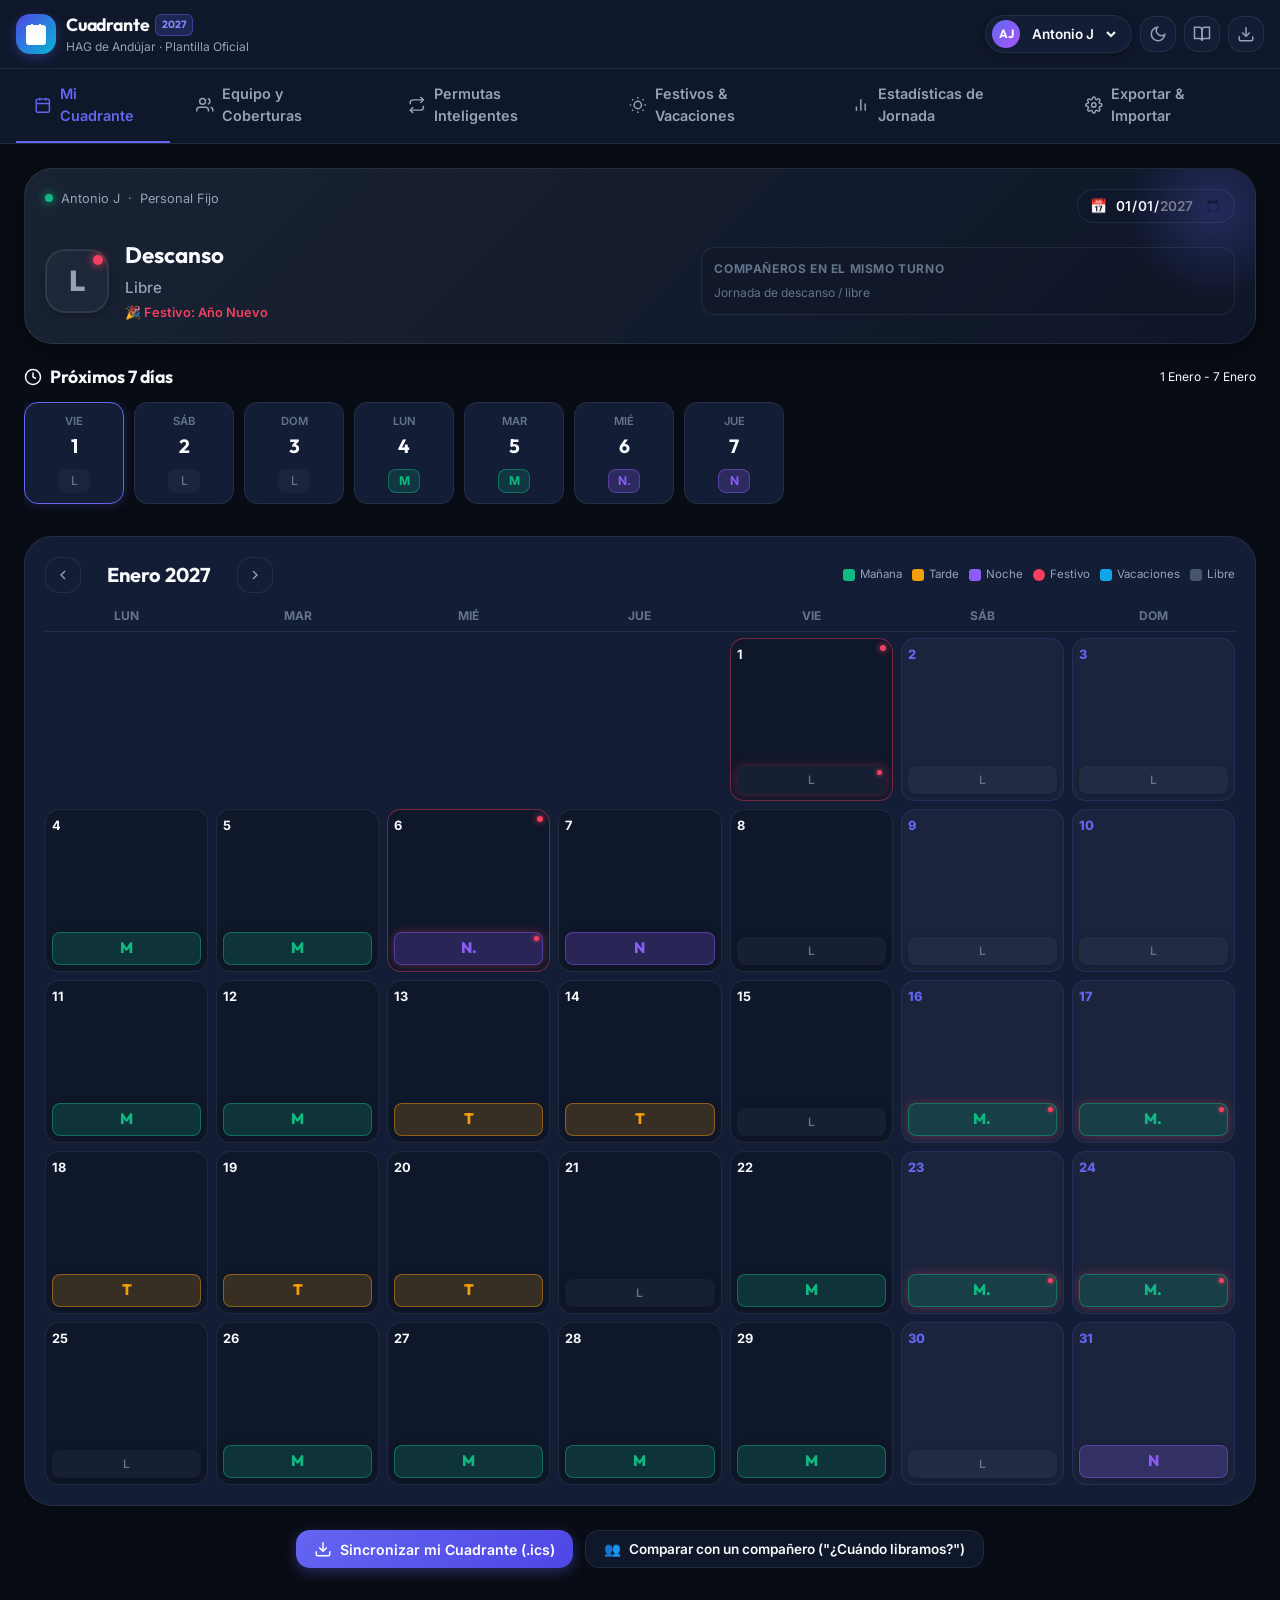
<file: index.html>
<!DOCTYPE html>
<html lang="es" data-theme="dark">
<head>
  <meta charset="UTF-8">
  <meta name="viewport" content="width=device-width, initial-scale=1.0, maximum-scale=1.0, user-scalable=no">
  <title>Cuadrante 2027 · Andújar | Portal del Trabajador</title>
  <meta name="description" content="App oficial de gestión de turnos, coberturas, permutas y estadísticas para los trabajadores del Cuadrante 2027 de Andújar">
  
  <!-- PWA & Mobile Web App Meta -->
  <link rel="manifest" href="manifest.json">
  <meta name="theme-color" content="#080c14">
  <meta name="mobile-web-app-capable" content="yes">
  <meta name="apple-mobile-web-app-capable" content="yes">
  <meta name="apple-mobile-web-app-status-bar-style" content="black-translucent">
  <link rel="apple-touch-icon" href="icons/apple-touch-icon.png">
  <link rel="icon" type="image/png" sizes="192x192" href="icons/icon-192.png">
  <link rel="icon" type="image/svg+xml" href="icons/icon.svg">

  <!-- Styles -->
  <link rel="stylesheet" href="css/styles.css">
</head>
<body>

  <!-- App Header -->
  <header class="app-header">
    <div class="brand-wrapper">
      <div class="brand-icon">
        <svg viewBox="0 0 24 24" fill="none" stroke="currentColor" stroke-width="2">
          <rect x="3" y="4" width="18" height="18" rx="2" ry="2"></rect>
          <line x1="16" y1="2" x2="16" y2="6"></line>
          <line x1="8" y1="2" x2="8" y2="6"></line>
          <line x1="3" y1="10" x2="21" y2="10"></line>
        </svg>
      </div>
      <div class="brand-info">
        <h1>
          Cuadrante <span class="year-badge">2027</span>
          <span id="headerCustomSheetBadge" style="display:none; font-size:0.65rem; background:rgba(16,185,129,0.2); color:#10b981; padding:2px 6px; border-radius:6px; border:1px solid rgba(16,185,129,0.4); font-weight:700;">Hoja Actualizada</span>
        </h1>
        <p id="headerSubtitle">HAG de Andújar · Plantilla Oficial</p>
      </div>
    </div>

    <div class="header-actions">
      <!-- Worker Selector Pill -->
      <div class="worker-selector-pill" id="workerSelectorWrapper" title="Selecciona tu perfil de trabajador">
        <div class="worker-avatar" id="workerAvatar">AJ</div>
        <select id="workerSelect" class="worker-select-native" aria-label="Seleccionar trabajador">
          <!-- Opciones inyectadas dinámicamente -->
        </select>
      </div>

      <!-- Theme Switcher -->
      <button class="btn-icon" id="themeToggleBtn" title="Cambiar tema claro/oscuro" aria-label="Cambiar tema">
        <svg id="themeMoonIcon" width="18" height="18" viewBox="0 0 24 24" fill="none" stroke="currentColor" stroke-width="2">
          <path d="M21 12.79A9 9 0 1 1 11.21 3 7 7 0 0 0 21 12.79z"></path>
        </svg>
        <svg id="themeSunIcon" width="18" height="18" viewBox="0 0 24 24" fill="none" stroke="currentColor" stroke-width="2" style="display:none;">
          <circle cx="12" cy="12" r="5"></circle>
          <line x1="12" y1="1" x2="12" y2="3"></line>
          <line x1="12" y1="21" x2="12" y2="23"></line>
          <line x1="4.22" y1="4.22" x2="5.64" y2="5.64"></line>
          <line x1="18.36" y1="18.36" x2="19.78" y2="19.78"></line>
          <line x1="1" y1="12" x2="3" y2="12"></line>
          <line x1="21" y1="12" x2="23" y2="12"></line>
          <line x1="4.22" y1="19.78" x2="5.64" y2="18.36"></line>
          <line x1="18.36" y1="5.64" x2="19.78" y2="4.22"></line>
        </svg>
      </button>

      <!-- Infografía y Manual Quick Button -->
      <a href="infografia.html" class="btn-icon" title="Infografías Oficiales y Manual de Usuario" aria-label="Infografías y Manual">
        <svg width="18" height="18" viewBox="0 0 24 24" fill="none" stroke="currentColor" stroke-width="2">
          <path d="M2 3h6a4 4 0 0 1 4 4v14a3 3 0 0 0-3-3H2z"></path>
          <path d="M22 3h-6a4 4 0 0 0-4 4v14a3 3 0 0 1 3-3h7z"></path>
        </svg>
      </a>

      <!-- Excel Download Quick Button -->
      <a href="Cuadrante_2027_Andujar_V3.xlsx" download class="btn-icon" title="Descargar Cuadrante Excel Oficial" aria-label="Descargar Excel">
        <svg width="18" height="18" viewBox="0 0 24 24" fill="none" stroke="currentColor" stroke-width="2">
          <path d="M21 15v4a2 2 0 0 1-2 2H5a2 2 0 0 1-2-2v-4"></path>
          <polyline points="7 10 12 15 17 10"></polyline>
          <line x1="12" y1="15" x2="12" y2="3"></line>
        </svg>
      </a>
    </div>
  </header>

  <!-- Desktop Navigation Bar -->
  <nav class="desktop-nav" aria-label="Navegación principal">
    <div class="nav-item active" data-tab="tab-my-shift">
      <svg width="18" height="18" viewBox="0 0 24 24" fill="none" stroke="currentColor" stroke-width="2">
        <rect x="3" y="4" width="18" height="18" rx="2" ry="2"></rect>
        <line x1="16" y1="2" x2="16" y2="6"></line>
        <line x1="8" y1="2" x2="8" y2="6"></line>
        <line x1="3" y1="10" x2="21" y2="10"></line>
      </svg>
      Mi Cuadrante
    </div>
    <div class="nav-item" data-tab="tab-team">
      <svg width="18" height="18" viewBox="0 0 24 24" fill="none" stroke="currentColor" stroke-width="2">
        <path d="M17 21v-2a4 4 0 0 0-4-4H5a4 4 0 0 0-4 4v2"></path>
        <circle cx="9" cy="7" r="4"></circle>
        <path d="M23 21v-2a4 4 0 0 0-3-3.87"></path>
        <path d="M16 3.13a4 4 0 0 1 0 7.75"></path>
      </svg>
      Equipo y Coberturas
    </div>
    <div class="nav-item" data-tab="tab-swaps">
      <svg width="18" height="18" viewBox="0 0 24 24" fill="none" stroke="currentColor" stroke-width="2">
        <polyline points="17 1 21 5 17 9"></polyline>
        <path d="M3 11V9a4 4 0 0 1 4-4h14"></path>
        <polyline points="7 23 3 19 7 15"></polyline>
        <path d="M21 13v2a4 4 0 0 1-4 4H3"></path>
      </svg>
      Permutas Inteligentes
    </div>
    <div class="nav-item" data-tab="tab-holidays-vacations">
      <svg width="18" height="18" viewBox="0 0 24 24" fill="none" stroke="currentColor" stroke-width="2">
        <circle cx="12" cy="12" r="5"></circle>
        <line x1="12" y1="1" x2="12" y2="3"></line>
        <line x1="12" y1="21" x2="12" y2="23"></line>
        <line x1="4.22" y1="4.22" x2="5.64" y2="5.64"></line>
        <line x1="18.36" y1="18.36" x2="19.78" y2="19.78"></line>
        <line x1="1" y1="12" x2="3" y2="12"></line>
        <line x1="21" y1="12" x2="23" y2="12"></line>
        <line x1="4.22" y1="19.78" x2="5.64" y2="18.36"></line>
        <line x1="18.36" y1="5.64" x2="19.78" y2="4.22"></line>
      </svg>
      Festivos & Vacaciones
    </div>
    <div class="nav-item" data-tab="tab-stats">
      <svg width="18" height="18" viewBox="0 0 24 24" fill="none" stroke="currentColor" stroke-width="2">
        <line x1="18" y1="20" x2="18" y2="10"></line>
        <line x1="12" y1="20" x2="12" y2="4"></line>
        <line x1="6" y1="20" x2="6" y2="14"></line>
      </svg>
      Estadísticas de Jornada
    </div>
    <div class="nav-item" data-tab="tab-tools">
      <svg width="18" height="18" viewBox="0 0 24 24" fill="none" stroke="currentColor" stroke-width="2">
        <circle cx="12" cy="12" r="3"></circle>
        <path d="M19.4 15a1.65 1.65 0 0 0 .33 1.82l.06.06a2 2 0 0 1 0 2.83 2 2 0 0 1-2.83 0l-.06-.06a1.65 1.65 0 0 0-1.82-.33 1.65 1.65 0 0 0-1 1.51V21a2 2 0 0 1-2 2 2 2 0 0 1-2-2v-.09A1.65 1.65 0 0 0 9 19.4a1.65 1.65 0 0 0-1.82.33l-.06.06a2 2 0 0 1-2.83 0 2 2 0 0 1 0-2.83l.06-.06a1.65 1.65 0 0 0 .33-1.82 1.65 1.65 0 0 0-1.51-1H3a2 2 0 0 1-2-2 2 2 0 0 1 2-2h.09A1.65 1.65 0 0 0 4.6 9a1.65 1.65 0 0 0-.33-1.82l-.06-.06a2 2 0 0 1 0-2.83 2 2 0 0 1 2.83 0l.06.06a1.65 1.65 0 0 0 1.82.33H9a1.65 1.65 0 0 0 1-1.51V3a2 2 0 0 1 2-2 2 2 0 0 1 2 2v.09a1.65 1.65 0 0 0 1 1.51 1.65 1.65 0 0 0 1.82-.33l.06-.06a2 2 0 0 1 2.83 0 2 2 0 0 1 0 2.83l-.06.06a1.65 1.65 0 0 0-.33 1.82V9a1.65 1.65 0 0 0 1.51 1H21a2 2 0 0 1 2 2 2 2 0 0 1-2 2h-.09a1.65 1.65 0 0 0-1.51 1z"></path>
      </svg>
      Exportar & Importar
    </div>
  </nav>

  <!-- Main Container -->
  <main class="app-container">

    <!-- ====================================================================
         TAB 1: MI CUADRANTE (PORTAL PERSONAL)
         ==================================================================== -->
    <section id="tab-my-shift" class="tab-content active">
      
      <!-- Hero Card "Mi Turno Hoy" -->
      <div class="hero-card">
        <div class="hero-top">
          <div class="hero-worker-badge">
            <span class="status-dot"></span>
            <span id="heroWorkerName">Antonio J</span> · <span id="heroWorkerBadge">Personal Fijo</span>
          </div>
          <div class="hero-date-selector">
            <label for="heroDatePicker" style="cursor:pointer;">📅</label>
            <input type="date" id="heroDatePicker" value="2027-01-01" min="2027-01-01" max="2027-12-31">
          </div>
        </div>

        <div class="hero-main">
          <div class="hero-shift-display">
            <div class="shift-badge-large M" id="heroShiftBadge">
              <span id="heroShiftLetter">M</span>
              <div class="holiday-indicator-dot" id="heroHolidayDot" style="display:none;" title="Turno Festivo"></div>
            </div>
            <div class="hero-shift-details">
              <h2 id="heroShiftTitle">Turno de Mañana</h2>
              <div class="shift-time" id="heroShiftTime">07:00 a 15:00</div>
              <div class="holiday-name" id="heroHolidayName" style="display:none;">Año Nuevo</div>
            </div>
          </div>

          <div class="hero-shift-meta">
            <h4>Compañeros en el mismo turno</h4>
            <div class="buddies-list" id="heroBuddiesList">
              <!-- Compañeros inyectados dinámicamente -->
            </div>
          </div>
        </div>
      </div>

      <!-- Próximos 7 Días (Timeline Horizontal) -->
      <div class="timeline-section">
        <div class="section-header">
          <h3>
            <svg width="18" height="18" viewBox="0 0 24 24" fill="none" stroke="currentColor" stroke-width="2">
              <circle cx="12" cy="12" r="10"></circle>
              <polyline points="12 6 12 12 16 14"></polyline>
            </svg>
            Próximos 7 días
          </h3>
          <span class="text-muted" style="font-size:0.75rem;" id="timelineRangeText"></span>
        </div>
        <div class="timeline-cards-row" id="timelineRow">
          <!-- Inyectado dinámicamente -->
        </div>
      </div>

      <!-- Banner de Permutas Activas en el Calendario -->
      <div class="active-swaps-banner" id="calendarActiveSwapsBanner" style="display:none;">
        <div class="active-swaps-info">
          <span class="active-swaps-icon">🔀</span>
          <div>
            <div style="font-weight:700; font-size:0.92rem; color:#f8fafc;" id="calendarActiveSwapsTitle">1 permuta activa en tu cuadrante</div>
            <div style="font-size:0.75rem; color:#94a3b8;" id="calendarActiveSwapsSub">Tus turnos se muestran actualizados según los cambios acordados.</div>
          </div>
        </div>
        <div class="active-swaps-actions">
          <button class="btn-sm-swap-view" id="btnViewActiveSwaps" type="button">
            📋 Ver detalles
          </button>
          <button class="btn-sm-swap-reset" id="btnResetAllSwaps" type="button">
            ↩️ Restablecer cuadrante oficial
          </button>
        </div>
      </div>

      <!-- Calendario Mensual Interactivo -->
      <div class="calendar-card">
        <div class="calendar-controls">
          <div class="month-picker-group">
            <button class="btn-icon" id="prevMonthBtn" title="Mes anterior" aria-label="Mes anterior">
              <svg width="16" height="16" viewBox="0 0 24 24" fill="none" stroke="currentColor" stroke-width="2"><polyline points="15 18 9 12 15 6"></polyline></svg>
            </button>
            <div class="month-title" id="calendarMonthTitle">Enero 2027</div>
            <button class="btn-icon" id="nextMonthBtn" title="Mes siguiente" aria-label="Mes siguiente">
              <svg width="16" height="16" viewBox="0 0 24 24" fill="none" stroke="currentColor" stroke-width="2"><polyline points="9 18 15 12 9 6"></polyline></svg>
            </button>
          </div>

          <div class="calendar-legend">
            <div class="legend-item"><span class="legend-badge" style="background:var(--shift-m);"></span> Mañana</div>
            <div class="legend-item"><span class="legend-badge" style="background:var(--shift-t);"></span> Tarde</div>
            <div class="legend-item"><span class="legend-badge" style="background:var(--shift-n);"></span> Noche</div>
            <div class="legend-item"><span class="legend-badge" style="background:var(--shift-fest); border-radius:50%;"></span> Festivo</div>
            <div class="legend-item"><span class="legend-badge" style="background:var(--shift-vac);"></span> Vacaciones</div>
            <div class="legend-item"><span class="legend-badge" style="background:var(--shift-free);"></span> Libre</div>
          </div>
        </div>

        <div class="calendar-weekdays">
          <div>LUN</div>
          <div>MAR</div>
          <div>MIÉ</div>
          <div>JUE</div>
          <div>VIE</div>
          <div>SÁB</div>
          <div>DOM</div>
        </div>

        <div class="calendar-grid" id="calendarGrid">
          <!-- Celdas del calendario inyectadas dinámicamente -->
        </div>
      </div>

      <!-- Quick Actions -->
      <div style="display:flex; flex-wrap:wrap; justify-content:center; gap:12px; margin-top:16px;">
        <button class="btn-primary" id="quickExportIcsBtn">
          <svg width="18" height="18" viewBox="0 0 24 24" fill="none" stroke="currentColor" stroke-width="2">
            <path d="M21 15v4a2 2 0 0 1-2 2H5a2 2 0 0 1-2-2v-4"></path>
            <polyline points="7 10 12 15 17 10"></polyline>
            <line x1="12" y1="15" x2="12" y2="3"></line>
          </svg>
          Sincronizar mi Cuadrante (.ics)
        </button>
        <button class="btn-secondary" id="quickCompareBtn" type="button" style="font-size:0.85rem; padding:10px 18px; display:inline-flex; align-items:center; gap:8px;">
          <span>👥</span> Comparar con un compañero ("¿Cuándo libramos?")
        </button>
      </div>

    </section>

    <!-- ====================================================================
         TAB 2: EQUIPO Y COBERTURAS
         ==================================================================== -->
    <section id="tab-team" class="tab-content">
      
      <!-- Selector de Sub-Vista: Matriz General vs Comparador Dual -->
      <div class="team-mode-nav">
        <button type="button" class="team-mode-btn active" id="teamModeMatrixBtn">
          <svg width="18" height="18" viewBox="0 0 24 24" fill="none" stroke="currentColor" stroke-width="2">
            <rect x="3" y="3" width="18" height="18" rx="2" ry="2"></rect>
            <line x1="3" y1="9" x2="21" y2="9"></line>
            <line x1="3" y1="15" x2="21" y2="15"></line>
            <line x1="9" y1="3" x2="9" y2="21"></line>
            <line x1="15" y1="3" x2="15" y2="21"></line>
          </svg>
          Cobertura y Matriz General
        </button>
        <button type="button" class="team-mode-btn" id="teamModeCompareBtn">
          <svg width="18" height="18" viewBox="0 0 24 24" fill="none" stroke="currentColor" stroke-width="2">
            <path d="M17 21v-2a4 4 0 0 0-4-4H5a4 4 0 0 0-4 4v2"></path>
            <circle cx="9" cy="7" r="4"></circle>
            <path d="M23 21v-2a4 4 0 0 0-3-3.87"></path>
            <path d="M16 3.13a4 4 0 0 1 0 7.75"></path>
          </svg>
          Comparador ("¿Cuándo libramos?")
          <span class="compare-badge-pill">Nuevo</span>
        </button>
      </div>

      <!-- SUB-VISTA 1: MATRIZ Y COBERTURA DIARIA -->
      <div id="teamMatrixView">
        <!-- "¿Quién trabaja hoy?" Diaria -->
        <div class="team-daily-card">
          <div class="section-header">
            <h3>
              <svg width="20" height="20" viewBox="0 0 24 24" fill="none" stroke="currentColor" stroke-width="2">
                <path d="M17 21v-2a4 4 0 0 0-4-4H5a4 4 0 0 0-4 4v2"></path>
                <circle cx="9" cy="7" r="4"></circle>
                <path d="M23 21v-2a4 4 0 0 0-3-3.87"></path>
                <path d="M16 3.13a4 4 0 0 1 0 7.75"></path>
              </svg>
              Dotación y Cobertura del Día
            </h3>
            <div class="hero-date-selector">
              <label for="teamDatePicker">📅</label>
              <input type="date" id="teamDatePicker" value="2027-01-01" min="2027-01-01" max="2027-12-31">
            </div>
          </div>

          <div id="teamDailyHolidayBadge" style="display:none; margin-bottom:12px; font-size:0.85rem; color:var(--shift-fest); font-weight:600;">
            🎉 <span id="teamHolidayText"></span>
          </div>

          <div class="shifts-breakdown-grid">
            <!-- Mañana -->
            <div class="shift-column-card">
              <div class="shift-col-header">
                <div class="shift-col-title" style="color:var(--shift-m);">
                  <span>🌅 Mañana</span>
                  <span class="shift-time-range">(07:00 - 15:00)</span>
                </div>
                <span class="shift-count-pill shift-count-m" id="mCountBadge">0 trab.</span>
              </div>
              <div class="worker-list-cards" id="teamListM"></div>
            </div>

            <!-- Tarde -->
            <div class="shift-column-card">
              <div class="shift-col-header">
                <div class="shift-col-title" style="color:var(--shift-t);">
                  <span>☀️ Tarde</span>
                  <span class="shift-time-range">(15:00 - 23:00)</span>
                </div>
                <span class="shift-count-pill shift-count-t" id="tCountBadge">0 trab.</span>
              </div>
              <div class="worker-list-cards" id="teamListT"></div>
            </div>

            <!-- Noche -->
            <div class="shift-column-card">
              <div class="shift-col-header">
                <div class="shift-col-title" style="color:var(--shift-n);">
                  <span>🌙 Noche</span>
                  <span class="shift-time-range">(23:00 - 07:00)</span>
                </div>
                <span class="shift-count-pill shift-count-n" id="nCountBadge">1 trab.</span>
              </div>
              <div class="worker-list-cards" id="teamListN"></div>
            </div>
          </div>

          <!-- Descansos y Vacaciones -->
          <div style="margin-top:16px; background:var(--bg-surface); border-radius:var(--radius-md); padding:12px; border:1px solid var(--border-color);">
            <div style="font-size:0.8rem; font-weight:700; color:var(--text-secondary); margin-bottom:8px;">🏖️ Descanso / Vacaciones hoy:</div>
            <div class="buddies-list" id="teamListFree"></div>
          </div>
        </div>

        <!-- Matriz General Completa del Cuadrante -->
        <div class="matrix-container-card">
          <div class="section-header">
            <h3>
              <svg width="20" height="20" viewBox="0 0 24 24" fill="none" stroke="currentColor" stroke-width="2">
                <rect x="3" y="3" width="18" height="18" rx="2" ry="2"></rect>
                <line x1="3" y1="9" x2="21" y2="9"></line>
                <line x1="3" y1="15" x2="21" y2="15"></line>
                <line x1="9" y1="3" x2="9" y2="21"></line>
                <line x1="15" y1="3" x2="15" y2="21"></line>
              </svg>
              Matriz Completa de la Plantilla (Visor Mensual)
            </h3>
            <div class="month-picker-group">
              <select id="matrixMonthSelect" class="form-control" style="width:auto; font-weight:600;">
                <!-- 12 meses -->
              </select>
            </div>
          </div>
          <p style="font-size:0.8rem; color:var(--text-muted); margin-bottom:12px;">Visualización réplica del cuadrante oficial de Andújar. Desplaza horizontalmente para ver todos los días del mes.</p>

          <div class="matrix-scroll-wrapper">
            <table class="matrix-table" id="matrixTable">
              <thead id="matrixThead"></thead>
              <tbody id="matrixTbody"></tbody>
            </table>
          </div>
        </div>
      </div>

      <!-- SUB-VISTA 2: COMPARADOR DE CUADRANTES ENTRE COMPAÑEROS -->
      <div id="teamCompareView" style="display:none;">
        
        <!-- Cabecera de Selección de Compañeros -->
        <div class="compare-header-card">
          <div class="section-header" style="margin-bottom:8px;">
            <h3>
              <svg width="22" height="22" viewBox="0 0 24 24" fill="none" stroke="currentColor" stroke-width="2">
                <path d="M17 21v-2a4 4 0 0 0-4-4H5a4 4 0 0 0-4 4v2"></path>
                <circle cx="9" cy="7" r="4"></circle>
                <path d="M23 21v-2a4 4 0 0 0-3-3.87"></path>
                <path d="M16 3.13a4 4 0 0 1 0 7.75"></path>
              </svg>
              Comparador de Cuadrantes ("¿Cuándo libramos juntos?")
            </h3>
          </div>
          <p style="font-size:0.85rem; color:var(--text-secondary); margin-bottom:14px;">
            Selecciona dos trabajadores de Andújar para cruzar sus turnos en tiempo real: descubre qué días y fines de semana descansáis juntos, en qué turnos coincidís trabajando o qué días os podéis hacer favores.
          </p>

          <div class="compare-workers-picker">
            <!-- Trabajador 1 -->
            <div class="compare-worker-box">
              <div class="compare-worker-avatar" id="compareAvatar1">AJ</div>
              <div style="flex:1;">
                <label for="compareWorker1Select" style="display:block; font-size:0.75rem; color:var(--text-muted); font-weight:600; margin-bottom:4px;">Primer Compañero</label>
                <select id="compareWorker1Select" class="form-control" style="font-weight:700;">
                  <!-- Se rellena con JS -->
                </select>
              </div>
            </div>

            <!-- Botón Swap -->
            <button type="button" class="compare-swap-btn" id="compareSwapWorkersBtn" title="Intercambiar compañeros" aria-label="Intercambiar compañeros">
              ⇄
            </button>

            <!-- Trabajador 2 -->
            <div class="compare-worker-box">
              <div class="compare-worker-avatar" id="compareAvatar2" style="background:linear-gradient(135deg, #10b981, #059669);">AH</div>
              <div style="flex:1;">
                <label for="compareWorker2Select" style="display:block; font-size:0.75rem; color:var(--text-muted); font-weight:600; margin-bottom:4px;">Segundo Compañero</label>
                <select id="compareWorker2Select" class="form-control" style="font-weight:700;">
                  <!-- Se rellena con JS -->
                </select>
              </div>
            </div>
          </div>

          <!-- Pastillas Rápidas de Selección de Compañero -->
          <div style="margin-top:14px;">
            <div style="font-size:0.75rem; color:var(--text-muted); font-weight:600; margin-bottom:6px;">Comparar rápidamente con:</div>
            <div class="compare-quick-pills" id="compareQuickPills">
              <!-- Inyectado dinámicamente -->
            </div>
          </div>
        </div>

        <!-- KPIs de Coincidencia Anual -->
        <div class="compare-kpi-grid">
          <div class="compare-kpi-card kpi-free">
            <div class="compare-kpi-icon">🟢</div>
            <div>
              <div class="compare-kpi-num" id="compareKpiFree">0</div>
              <div class="compare-kpi-label">Días Libres Juntos (Año 2027)</div>
            </div>
          </div>

          <div class="compare-kpi-card kpi-weekend">
            <div class="compare-kpi-icon">☀️</div>
            <div>
              <div class="compare-kpi-num" id="compareKpiWeekend">0</div>
              <div class="compare-kpi-label">Fines de Semana Completos</div>
            </div>
          </div>

          <div class="compare-kpi-card kpi-shift">
            <div class="compare-kpi-icon">🔵</div>
            <div>
              <div class="compare-kpi-num" id="compareKpiShift">0</div>
              <div class="compare-kpi-label">Mismo Turno de Trabajo</div>
            </div>
          </div>

          <div class="compare-kpi-card kpi-swap">
            <div class="compare-kpi-icon">🔀</div>
            <div>
              <div class="compare-kpi-num" id="compareKpiSwap">0</div>
              <div class="compare-kpi-label">Días Permutables (Favor)</div>
            </div>
          </div>
        </div>

        <!-- Calendario Mensual Dual -->
        <div class="compare-card">
          <div class="calendar-controls">
            <div class="month-picker-group">
              <button class="btn-icon" id="comparePrevMonthBtn" title="Mes anterior" aria-label="Mes anterior">
                <svg width="16" height="16" viewBox="0 0 24 24" fill="none" stroke="currentColor" stroke-width="2"><polyline points="15 18 9 12 15 6"></polyline></svg>
              </button>
              <div class="month-title" id="compareMonthTitle">Enero 2027</div>
              <button class="btn-icon" id="compareNextMonthBtn" title="Mes siguiente" aria-label="Mes siguiente">
                <svg width="16" height="16" viewBox="0 0 24 24" fill="none" stroke="currentColor" stroke-width="2"><polyline points="9 18 15 12 9 6"></polyline></svg>
              </button>
            </div>

            <div class="calendar-legend">
              <div class="legend-item"><span style="color:#10b981; font-weight:700;">🟢</span> Libres Juntos</div>
              <div class="legend-item"><span style="color:#f59e0b; font-weight:700;">☀️</span> Finde Libre</div>
              <div class="legend-item"><span style="color:#38bdf8; font-weight:700;">🔵</span> Mismo Turno</div>
              <div class="legend-item"><span style="color:#a855f7; font-weight:700;">🔀</span> Permutable</div>
            </div>
          </div>

          <!-- Filtros de vista mensual -->
          <div class="compare-filter-bar">
            <span style="font-size:0.8rem; color:var(--text-muted); font-weight:600;">Filtrar días:</span>
            <button type="button" class="compare-filter-pill active" data-filter="all">Todos los días</button>
            <button type="button" class="compare-filter-pill" data-filter="free">🟢 Libres juntos</button>
            <button type="button" class="compare-filter-pill" data-filter="weekend">☀️ Fines de semana libres</button>
            <button type="button" class="compare-filter-pill" data-filter="shift">🔵 Mismo turno</button>
            <button type="button" class="compare-filter-pill" data-filter="swap">🔀 Ocasiones permuta</button>
          </div>

          <div class="calendar-weekdays">
            <div>Lun</div>
            <div>Mar</div>
            <div>Mié</div>
            <div>Jue</div>
            <div>Vie</div>
            <div>Sáb</div>
            <div>Dom</div>
          </div>

          <div class="compare-calendar-grid" id="compareCalendarGrid">
            <!-- Celdas duales inyectadas dinámicamente -->
          </div>
        </div>

        <!-- Agenda de Próximas Coincidencias y Compartir por WhatsApp -->
        <div class="compare-card">
          <div class="compare-agenda-header">
            <div>
              <h3 style="font-size:1.05rem; font-weight:700; color:var(--text-primary); margin-bottom:4px;">
                📅 Próximas Fechas Clave Juntos
              </h3>
              <p style="font-size:0.8rem; color:var(--text-muted); margin:0;" id="compareAgendaSubtitle">
                Fines de semana completos y días libres simultáneos más cercanos.
              </p>
            </div>
            <button type="button" class="btn-whatsapp-share" id="btnShareComparisonWhatsapp">
              <span>📲</span> Compartir por WhatsApp con <span id="btnShareWhatsappWorkerName">Compañero</span>
            </button>
          </div>

          <div class="compare-agenda-list" id="compareAgendaList">
            <!-- Items de agenda inyectados dinámicamente -->
          </div>
        </div>

      </div>

    </section>

    <!-- ====================================================================
         TAB 3: PERMUTAS INTELIGENTES Y BOLSA DE TURNOS
         ==================================================================== -->
    <section id="tab-swaps" class="tab-content">
      
      <!-- Selector de Modo: Asistente de Permutas vs Bolsa de Turnos -->
      <div class="swaps-mode-nav">
        <button type="button" class="swaps-mode-btn active" id="modeAssistantBtn">
          <svg width="18" height="18" viewBox="0 0 24 24" fill="none" stroke="currentColor" stroke-width="2">
            <polyline points="17 1 21 5 17 9"></polyline>
            <path d="M3 11V9a4 4 0 0 1 4-4h14"></path>
            <polyline points="7 23 3 19 7 15"></polyline>
            <path d="M21 13v2a4 4 0 0 1-4 4H3"></path>
          </svg>
          Asistente de Permutas
        </button>
        <button type="button" class="swaps-mode-btn" id="modeBankBtn">
          <svg width="18" height="18" viewBox="0 0 24 24" fill="none" stroke="currentColor" stroke-width="2">
            <path d="M16 21v-2a4 4 0 0 0-4-4H6a4 4 0 0 0-4 4v2"></path>
            <circle cx="9" cy="7" r="4"></circle>
            <line x1="19" y1="8" x2="19" y2="14"></line>
            <line x1="22" y1="11" x2="16" y2="11"></line>
          </svg>
          Bolsa de Turnos (Deudas)
          <span class="bank-count-pill" id="bankPendingCountPill" style="display:none;">0</span>
        </button>
      </div>

      <!-- VISTA 1: ASISTENTE DE PERMUTAS (4 PASOS) -->
      <div id="swapsAssistantView">

      <!-- Paso 1: Elegir el día que trabajas para ponértelo de libre -->
      <div class="permuta-step-card active-step" id="step1Card">
        <div class="step-header-wrapper">
          <div class="step-badge-number">1</div>
          <div class="step-title-group">
            <h3>¿Qué día necesitas librar?</h3>
            <p>Selecciona una fecha en la que tengas turno asignado para solicitar estar LIBRE.</p>
          </div>
        </div>

        <div style="display:flex; align-items:center; gap:16px; flex-wrap:wrap; margin-top:12px;">
          <div class="form-group" style="margin-bottom:0;">
            <label for="swapDateA">Fecha que solicitas librar:</label>
            <input type="date" id="swapDateA" class="form-control" value="2027-02-06" min="2027-01-01" max="2027-12-31" style="font-weight:600;">
          </div>
          <div style="font-size:0.85rem; color:var(--text-secondary); margin-top:16px;">
            Trabajador solicitante: <strong id="step1WorkerName">Antonio J</strong>
          </div>
        </div>

        <!-- Banner del Turno Seleccionado -->
        <div class="shift-selected-banner" id="step1ShiftBanner">
          <div style="display:flex; align-items:center; gap:12px;">
            <div class="shift-badge-large M" id="step1ShiftBadge" style="width:48px; height:48px; font-size:1.3rem;">M</div>
            <div>
              <div style="font-size:0.75rem; color:var(--text-muted); text-transform:uppercase;">Tu turno original:</div>
              <div style="font-weight:700; font-size:1.05rem;" id="step1ShiftTitle">Turno de Mañana</div>
              <div style="font-size:0.8rem; color:var(--text-secondary);" id="step1ShiftTime">07:00 a 15:00</div>
            </div>
          </div>
          <div style="text-align:right;">
            <div style="font-size:0.75rem; color:var(--text-muted);">Tu nuevo estado solicitado:</div>
            <div style="font-weight:800; font-size:1.15rem; color:#10b981;">LIBRE (Descanso)</div>
          </div>
        </div>

        <!-- Alerta si el día ya es libre -->
        <div id="step1AlreadyFreeAlert" style="display:none; margin-top:12px; font-size:0.85rem; color:#f59e0b; background:rgba(245,158,11,0.1); border:1px solid rgba(245,158,11,0.3); padding:10px 14px; border-radius:var(--radius-md);">
          ⚠️ Ya estás de descanso en este día. Selecciona una fecha en la que tengas turno asignado (M, T o N).
        </div>
      </div>

      <!-- Paso 2: Análisis de qué compañeros pueden cubrirte ese día -->
      <div class="permuta-step-card" id="step2Card">
        <div class="step-header-wrapper">
          <div class="step-badge-number">2</div>
          <div class="step-title-group">
            <h3>¿Quién puede cubrirte o cambiar turno contigo ese día?</h3>
            <p>Se auditan automáticamente todos los compañeros: tanto si están de <strong>descanso</strong> (para cubrirte la jornada) como si <strong>trabajan en otro turno</strong> (para realizar un <strong>cambio de turno directo</strong>: M ⇄ T, M ⇄ N o T ⇄ N). Puedes elegir opciones 100% conformes y con <strong>WARNING</strong> (descanso entre 8h y 12h o máx. 5 días). Si el descanso entre jornadas es menor de 8h o tienen tu mismo turno, aparece como <strong>NO DISPONIBLE</strong>.</p>
          </div>
        </div>

        <div class="cover-candidates-grid" id="coverCandidatesGrid">
          <!-- Tarjetas de compañeros inyectadas dinámicamente -->
        </div>
      </div>

      <!-- Paso 3: Opciones para devolverle el turno al compañero elegido -->
      <div class="permuta-step-card" id="step3Card" style="display:none;">
        <div class="step-header-wrapper">
          <div class="step-badge-number">3</div>
          <div class="step-title-group">
            <h3>¿Qué día le devuelves el turno a <span id="step3WorkerBName">Compañero</span>?</h3>
            <p>El sistema comprueba todas las fechas viables para devolverle el día a <span id="step3WorkerBNameSub">tu compañero</span> (100% conformes o con <strong>WARNING</strong> si el descanso es de 8h a 12h). Las opciones con descanso inferior a 8h quedan descartadas como no disponibles.</p>
          </div>
        </div>

        <!-- Filtros de fecha de devolución -->
        <div class="recom-filter-pills" id="returnFilterPills" style="margin-bottom:12px;">
          <button class="recom-filter-btn active" data-filter="all">Todas las opciones</button>
          <button class="recom-filter-btn" data-filter="clean">100% Conformes</button>
          <button class="recom-filter-btn" data-filter="warning">Con Warning</button>
          <button class="recom-filter-btn" data-filter="month">Mismo mes</button>
          <button class="recom-filter-btn" data-filter="weekend">Fines de semana</button>
        </div>

        <div class="return-days-grid" id="returnDaysGrid">
          <!-- Tarjetas de días de devolución inyectadas dinámicamente -->
        </div>
      </div>

      <!-- Paso 4: Resumen y Confirmación de la Permuta -->
      <div class="swap-agreement-card" id="step4AgreementCard" style="display:none;">
        <div class="section-header" style="margin-bottom:12px;">
          <h3 style="color:#f8fafc; font-size:1.2rem;">
            <span>🤝</span> Resumen del Acuerdo de Permuta
          </h3>
          <span class="result-badge" id="agreementResultBadge">Permuta Viable</span>
        </div>

        <!-- Flujo visual de los dos días acordados -->
        <div class="agreement-days-flow">
          <!-- Día 1 -->
          <div class="agreement-day-box">
            <div style="font-size:0.75rem; color:var(--text-muted); font-weight:700; text-transform:uppercase;">Día 1: Solicitud de libranza</div>
            <div style="font-size:1rem; font-weight:700; margin:4px 0;" id="summaryDateA">Sábado, 6 de Febrero</div>
            <div style="font-size:0.85rem; color:#10b981; font-weight:600;">Tú quedas: LIBRE</div>
            <div style="font-size:0.8rem; color:var(--text-secondary); margin-top:4px;" id="summaryCoverWorkerB">
              Te cubre: Alberto H (asume turno M.)
            </div>
          </div>

          <!-- Icono de Intercambio -->
          <div class="swap-icon-divider">
            <svg width="22" height="22" viewBox="0 0 24 24" fill="none" stroke="currentColor" stroke-width="2">
              <polyline points="17 1 21 5 17 9"></polyline>
              <path d="M3 11V9a4 4 0 0 1 4-4h14"></path>
              <polyline points="7 23 3 19 7 15"></polyline>
              <path d="M21 13v2a4 4 0 0 1-4 4H3"></path>
            </svg>
          </div>

          <!-- Día 2 -->
          <div class="agreement-day-box highlight">
            <div style="font-size:0.75rem; color:var(--text-muted); font-weight:700; text-transform:uppercase;">Día 2: Devolución de turno</div>
            <div style="font-size:1rem; font-weight:700; margin:4px 0;" id="summaryDateB">Sábado, 27 de Febrero</div>
            <div style="font-size:0.85rem; color:var(--accent-primary); font-weight:600;" id="summaryCoverWorkerA">
              Tú cubres a Alberto H (asumes turno M.)
            </div>
            <div style="font-size:0.8rem; color:#10b981; margin-top:4px;" id="summaryWorkerBFree">
              Alberto H queda: LIBRE
            </div>
          </div>
        </div>

        <!-- Panel de Auditoría y Warnings -->
        <div class="validation-results-panel valid" id="agreementValidationBox">
          <div style="font-weight:700; font-size:0.95rem; margin-bottom:10px;" id="agreementValidationTitle">
            Auditoría de Normativa Laboral Oficial
          </div>

          <!-- Lista de Verificaciones -->
          <div class="checks-checklist" id="agreementChecklist"></div>

          <!-- Advertencias (Warnings aceptados) -->
          <div id="agreementWarningsList" style="display:none; margin-top:12px; padding-top:12px; border-top:1px solid var(--border-color);">
            <div style="font-size:0.75rem; font-weight:700; color:#f59e0b; margin-bottom:6px;">⚠️ ADVERTENCIAS DE DESCANSO O JORNADA ACEPTADAS:</div>
            <div id="agreementWarningsPills"></div>
          </div>
        </div>

        <!-- Botones de Acción -->
        <div style="display:flex; flex-wrap:wrap; gap:12px; margin-top:20px; align-items:center;">
          <button class="btn-primary" id="applySimulationBtn">
            <svg width="18" height="18" viewBox="0 0 24 24" fill="none" stroke="currentColor" stroke-width="2">
              <polyline points="20 6 9 17 4 12"></polyline>
            </svg>
            Simular y Aplicar en mi Cuadrante
          </button>
          <button class="btn-primary" id="saveToBankBtn" style="background: linear-gradient(135deg, #10b981, #059669); border-color: #10b981;">
            <svg width="18" height="18" viewBox="0 0 24 24" fill="none" stroke="currentColor" stroke-width="2">
              <path d="M19 21H5a2 2 0 0 1-2-2V5a2 2 0 0 1 2-2h11l5 5v11a2 2 0 0 1-2 2z"></path>
              <polyline points="17 21 17 13 7 13 7 21"></polyline>
              <polyline points="7 3 7 8 15 8"></polyline>
            </svg>
            Guardar en mi Bolsa de Turnos
          </button>
          <button class="btn-primary" id="shareWhatsappBtn" style="background: #25D366; border-color: #1eb954; color: #fff;">
            <svg width="18" height="18" viewBox="0 0 24 24" fill="currentColor">
              <path d="M.057 24l1.687-6.163c-1.041-1.804-1.588-3.849-1.587-5.946.003-6.556 5.338-11.891 11.893-11.891 3.181.001 6.167 1.24 8.413 3.488 2.245 2.248 3.481 5.236 3.48 8.414-.003 6.557-5.338 11.892-11.893 11.892-1.99-.001-3.951-.5-5.688-1.448l-6.305 1.654zm6.597-3.807c1.676.995 3.276 1.591 5.392 1.592 5.448 0 9.886-4.434 9.889-9.885.002-5.462-4.415-9.89-9.881-9.892-5.452 0-9.887 4.434-9.889 9.884-.001 2.225.651 3.891 1.746 5.634l-.999 3.648 3.742-.981zm11.387-5.464c-.074-.124-.272-.198-.57-.347-.297-.149-1.758-.868-2.031-.967-.272-.099-.47-.149-.669.149-.198.297-.768.967-.941 1.165-.173.198-.347.223-.644.074-.297-.149-1.255-.462-2.39-1.475-.883-.788-1.48-1.761-1.653-2.059-.173-.297-.018-.458.13-.606.134-.133.297-.347.446-.521.151-.172.2-.296.3-.495.099-.198.05-.372-.025-.521-.075-.148-.669-1.611-.916-2.206-.242-.579-.487-.501-.669-.51l-.57-.01c-.198 0-.52.074-.792.372s-1.04 1.016-1.04 2.479 1.065 2.876 1.213 3.074c.149.198 2.095 3.2 5.076 4.487.709.306 1.263.489 1.694.626.712.226 1.36.194 1.872.118.571-.085 1.758-.719 2.006-1.413.248-.695.248-1.29.173-1.414z"/>
            </svg>
            Compartir por WhatsApp
          </button>
          <button class="btn-primary" id="generatePdfBtn" style="background: linear-gradient(135deg, #334155, #1e293b); border-color: #475569; color: #fff;">
            <svg width="18" height="18" viewBox="0 0 24 24" fill="none" stroke="currentColor" stroke-width="2">
              <path d="M14 2H6a2 2 0 0 0-2 2v16a2 2 0 0 0 2 2h12a2 2 0 0 0 2-2V8z"></path>
              <polyline points="14 2 14 8 20 8"></polyline>
              <line x1="16" y1="13" x2="8" y2="13"></line>
              <line x1="16" y1="17" x2="8" y2="17"></line>
              <polyline points="10 9 9 9 8 9"></polyline>
            </svg>
            Volante para RRHH (PDF / Imprimir)
          </button>
          <button class="btn-secondary" id="resetSimulationBtn" style="display:none;">
            Restablecer Cuadrante Original
          </button>
          <button class="btn-secondary" id="restartSwapBtn">
            Iniciar otra solicitud
          </button>
        </div>

        <div id="activeSimulationsNotice" style="display:none; margin-top:16px; font-size:0.85rem; color:#f59e0b; background:rgba(245,158,11,0.1); padding:10px 14px; border-radius:var(--radius-sm); border:1px solid rgba(245,158,11,0.3);">
          ⚠️ Tienes permutas simuladas activas en tu sesión. Los cambios se reflejan en tu calendario personal y estadísticas.
        </div>
      </div>
      </div> <!-- /#swapsAssistantView -->

      <!-- VISTA 2: BOLSA DE TURNOS (HISTORIAL DE DEUDAS Y COMPROMISOS) -->
      <div id="swapsBankView" style="display:none;">
        
        <!-- Tarjeta de Cabecera y Resumen de la Bolsa -->
        <div class="bank-header-card">
          <div style="display:flex; justify-content:space-between; align-items:flex-start; flex-wrap:wrap; gap:16px;">
            <div>
              <div class="bank-header-title">
                <span style="font-size:1.4rem;">🤝</span>
                <h3>Bolsa de Turnos & Registro de Deudas</h3>
              </div>
              <p style="font-size:0.85rem; color:var(--text-secondary); margin-top:4px;">
                Control de turnos que te deben y que debes a tus compañeros. Todos los acuerdos se almacenan de forma privada en tu dispositivo.
              </p>
            </div>
            <button class="btn-primary" id="openManualDebtModalBtn" style="padding:9px 18px; font-size:0.85rem; background:linear-gradient(135deg, #0284c7, #2563eb);">
              <svg width="16" height="16" viewBox="0 0 24 24" fill="none" stroke="currentColor" stroke-width="2">
                <line x1="12" y1="5" x2="12" y2="19"></line>
                <line x1="5" y1="12" x2="19" y2="12"></line>
              </svg>
              Apuntar Turno Manual
            </button>
          </div>

          <!-- Métricas de Balance KPI -->
          <div class="bank-kpi-grid">
            <div class="bank-kpi-card kpi-receive">
              <div class="kpi-icon-pill">🟢</div>
              <div>
                <div class="kpi-num" id="bankKpiReceiveCount">0</div>
                <div class="kpi-label">Me deben a mí</div>
              </div>
            </div>
            <div class="bank-kpi-card kpi-give">
              <div class="kpi-icon-pill">🟠</div>
              <div>
                <div class="kpi-num" id="bankKpiGiveCount">0</div>
                <div class="kpi-label">Debo a compañeros</div>
              </div>
            </div>
            <div class="bank-kpi-card kpi-balance">
              <div class="kpi-icon-pill">⚖️</div>
              <div>
                <div class="kpi-num" id="bankKpiBalance">Al día</div>
                <div class="kpi-label">Balance neto de turnos</div>
              </div>
            </div>
          </div>
        </div>

        <!-- Barra de Filtros de la Bolsa -->
        <div class="bank-filters-bar">
          <div class="recom-filter-pills" id="bankFilterPills">
            <button class="recom-filter-btn active" data-bank-filter="pending">
              ⏳ Pendientes (<span id="filterCountPending">0</span>)
            </button>
            <button class="recom-filter-btn" data-bank-filter="settled">
              ✓ Saldados (<span id="filterCountSettled">0</span>)
            </button>
            <button class="recom-filter-btn" data-bank-filter="all">
              Todos (<span id="filterCountAll">0</span>)
            </button>
          </div>
          <div style="font-size:0.75rem; color:var(--text-muted); font-weight:600;">
            Mostrando para: <span id="bankCurrentWorkerDisplay" style="color:var(--accent-primary);">Antonio J</span>
          </div>
        </div>

        <!-- Listado de Acuerdos / Deudas -->
        <div id="bankDebtsList" class="bank-debts-list">
          <!-- Tarjetas renderizadas dinámicamente -->
        </div>

      </div> <!-- /#swapsBankView -->

    </section>

    <!-- ====================================================================
         TAB 4: FESTIVOS Y VACACIONES (HISTÓRICO 2011-2027 & PREVISIÓN 2028)
         ==================================================================== -->
    <section id="tab-holidays-vacations" class="tab-content">
      
      <!-- Toggle de Sub-vistas (Vacaciones vs Festivos) -->
      <div class="team-subview-toggle" style="margin-bottom:20px;">
        <button class="subview-btn active" id="btnSubViewVacations" type="button">
          <span>🏖️</span> Vacaciones (2027 & Previsión 2028)
        </button>
        <button class="subview-btn" id="btnSubViewHolidays" type="button">
          <span>🎉</span> Festivos & Equidad (2011 - 2027)
        </button>
      </div>

      <!-- ================================================================
           SUB-VISTA 1: VACACIONES
           ================================================================ -->
      <div id="subViewVacationsContainer">

        <!-- Tarjeta Personal del Trabajador Activo -->
        <div class="vac-personal-card">
          <div class="vac-personal-top">
            <div class="vac-personal-badge">
              <span class="status-dot"></span>
              <span id="vacCurrentWorkerName">Antonio J</span> · <span>Turno Personal de Vacaciones</span>
            </div>
            <div class="vac-partner-pill">
              <span>Pareja Fija de Turno:</span>
              <strong id="vacPartnerName" style="color:var(--accent-primary);">Miguel B</strong>
            </div>
          </div>

          <div class="vac-personal-grid">
            <!-- 2027 Oficial -->
            <div class="vac-year-card is-2027">
              <div class="vac-year-header">
                <span class="vac-year-tag current">2027 OFICIAL</span>
                <span class="vac-slot-badge" id="vac2027SlotName">Turno 1</span>
              </div>
              <div class="vac-dates-display" id="vac2027DatesText">
                <div class="vac-date-row"><span>1ª Quincena:</span> <strong>01 al 15 de Junio</strong></div>
                <div class="vac-date-row"><span>2ª Quincena:</span> <strong>01 al 15 de Agosto</strong></div>
              </div>
              <div class="vac-note-footer">Asignación activa en el cuadrante oficial</div>
            </div>

            <!-- Previsión 2028 Oficial -->
            <div class="vac-year-card is-2028">
              <div class="vac-year-header">
                <span class="vac-year-tag next">🔮 PREVISIÓN 2028</span>
                <span class="vac-slot-badge next" id="vac2028SlotName">Turno 2</span>
              </div>
              <div class="vac-dates-display" id="vac2028DatesText">
                <div class="vac-date-row"><span>1ª Quincena:</span> <strong>16 al 30 de Junio</strong></div>
                <div class="vac-date-row"><span>2ª Quincena:</span> <strong>16 al 30 de Agosto</strong></div>
              </div>
              <div class="vac-note-footer">Cálculo algorítmico según el ciclo rotativo de 4 años</div>
            </div>
          </div>
        </div>

        <!-- Visor Completo de la Plantilla por Quincenas -->
        <div class="calculator-card" style="margin-top:20px;">
          <div class="section-header" style="display:flex; justify-content:space-between; align-items:center; flex-wrap:wrap; gap:12px;">
            <h3>
              <svg width="20" height="20" viewBox="0 0 24 24" fill="none" stroke="currentColor" stroke-width="2">
                <rect x="3" y="4" width="18" height="18" rx="2" ry="2"></rect>
                <line x1="16" y1="2" x2="16" y2="6"></line>
                <line x1="8" y1="2" x2="8" y2="6"></line>
                <line x1="3" y1="10" x2="21" y2="10"></line>
              </svg>
              <span id="vacQuincenasTitleText">Distribución por Parejas y Turnos Quincenales</span>
            </h3>
            
            <!-- Selector de Año para el Visor -->
            <div class="vac-selector-pills" id="vacYearSelectorGroup">
              <button class="vac-pill-btn active" data-vac-view="2027" type="button">2027 Oficial</button>
              <button class="vac-pill-btn" data-vac-view="2028" type="button">2028 Previsión</button>
              <button class="vac-pill-btn" data-vac-view="2029" type="button">2029 Previsión</button>
              <button class="vac-pill-btn" data-vac-view="history" type="button">📚 Histórico (2018-2026)</button>
            </div>
          </div>

          <!-- Cuadrícula de 4 Turnos Quincenales -->
          <div id="vacationQuincenasCards" class="vac-quincenas-grid">
            <!-- Inyectado dinámicamente -->
          </div>

          <!-- Tabla Histórica (oculta por defecto, visible cuando vac-view == 'history') -->
          <div id="vacationHistoryTableWrapper" style="display:none; margin-top:16px;" class="matrix-scroll-wrapper">
            <table class="matrix-table" id="vacationHistoryTable">
              <thead>
                <tr>
                  <th>Año</th>
                  <th>1-15 Jun</th>
                  <th>16-30 Jun</th>
                  <th>1-15 Jul</th>
                  <th>16-30 Jul</th>
                  <th>1-15 Ago</th>
                  <th>16-30 Ago</th>
                  <th>1-15 Sep</th>
                  <th>16-30 Sep</th>
                </tr>
              </thead>
              <tbody id="vacationHistoryTableBody"></tbody>
            </table>
          </div>

          <!-- Explicación del Algoritmo de Rotación -->
          <div class="vac-rules-box" style="margin-top:20px; background:var(--bg-surface); border-radius:var(--radius-md); padding:14px; border:1px solid var(--border-color);">
            <div style="font-weight:700; font-size:0.85rem; margin-bottom:6px; color:var(--accent-primary);">
              ℹ️ ¿Cómo funciona la rotación de vacaciones?
            </div>
            <p style="font-size:0.78rem; color:var(--text-secondary); margin:0; line-height:1.5;">
              La plantilla rota en <strong>4 parejas estables</strong> a lo largo de <strong>4 turnos de dos quincenas</strong> separadas por 2 meses exactos. 
              Cada año, cada pareja avanza automáticamente <strong>+1 turno quincenal</strong>, completando el ciclo completo en 4 años y garantizando que todos los trabajadores disfruten de los mejores meses (julio y agosto) con idéntica frecuencia.
            </p>
          </div>
        </div>

      </div> <!-- /#subViewVacationsContainer -->

      <!-- ================================================================
           SUB-VISTA 2: FESTIVOS & EQUIDAD
           ================================================================ -->
      <div id="subViewHolidaysContainer" style="display:none;">

        <!-- Semáforo de Equidad Acumulada 2011-2027 -->
        <div class="calculator-card">
          <div class="section-header" style="display:flex; justify-content:space-between; align-items:center; flex-wrap:wrap; gap:10px;">
            <h3>
              <svg width="20" height="20" viewBox="0 0 24 24" fill="none" stroke="currentColor" stroke-width="2">
                <path d="M12 2v20M17 5H9.5a3.5 3.5 0 0 0 0 7h5a3.5 3.5 0 0 1 0 7H6"></path>
              </svg>
              Equidad Acumulada de Festivos (2011 - 2027)
            </h3>
            <span class="badge-success" style="font-size:0.75rem; padding:4px 10px; border-radius:12px; background:rgba(16,185,129,0.15); color:#10b981; border:1px solid rgba(16,185,129,0.3); font-weight:700;">
              ✓ Paridad Matemática: Máxima diferencia de solo 1 festivo
            </span>
          </div>
          <p style="font-size:0.82rem; color:var(--text-secondary); margin-bottom:16px;">
            Cómputo acumulado de los 20 festivos anuales a lo largo de 17 años de registros oficiales (incluyendo el historial de predecesores de cada puesto):
          </p>

          <div class="holiday-equity-bars" id="holidayEquityBarsList">
            <!-- Barras inyectadas dinámicamente -->
          </div>

          <div style="margin-top:16px; padding:12px 14px; border-radius:var(--radius-sm); background:rgba(56,189,248,0.08); border:1px solid rgba(56,189,248,0.25); font-size:0.8rem; color:#38bdf8; display:flex; align-items:center; gap:8px;">
            <span>🎯</span>
            <div id="holidayEquityNotice"><strong>Criterio Oficial para 2028:</strong> Fran Espín (68, +2) y Santi Molina (69, +1) tendrán prioridad para realizar festivos en 2028 y empatar a 70 con el resto de compañeros (AJ: 70, AH: 70, MB: 70, PC: 70, AL: 70).</div>
          </div>
        </div>

        <!-- Matriz Completa de Equidad: 20 Festivos x 7 Trabajadores (Datos AB2:AH21 del Excel) -->
        <div class="calculator-card" style="margin-top:20px;">
          <div class="section-header" style="display:flex; justify-content:space-between; align-items:center; flex-wrap:wrap; gap:10px;">
            <div>
              <h3>
                <svg width="20" height="20" viewBox="0 0 24 24" fill="none" stroke="currentColor" stroke-width="2">
                  <rect x="3" y="3" width="18" height="18" rx="2" ry="2"></rect>
                  <line x1="3" y1="9" x2="21" y2="9"></line>
                  <line x1="3" y1="15" x2="21" y2="15"></line>
                  <line x1="9" y1="3" x2="9" y2="21"></line>
                  <line x1="15" y1="3" x2="15" y2="21"></line>
                </svg>
                Equidad por Cada Festividad Oficial (Los 20 Festivos · 2011 a 2027)
              </h3>
              <p style="font-size:0.8rem; color:var(--text-secondary); margin-top:4px;">
                Cómputo individual de cuántas veces cada trabajador ha realizado cada festivo específico (datos oficiales de las columnas <strong>AB a AH</strong> del Excel).
              </p>
            </div>

            <!-- Selector de Vista: Tabla General vs Mis 20 Festivos -->
            <div class="recom-filter-pills" id="holidayMatrixFilterPills">
              <button type="button" class="recom-filter-btn active" id="btnHolidayViewMatrix" data-view="matrix">Matriz de Plantilla (7 compañeros)</button>
              <button type="button" class="recom-filter-btn" id="btnHolidayViewPersonal" data-view="personal">Mis 20 Festivos (<span id="btnHolidayMyName">Antonio J</span>)</button>
            </div>
          </div>

          <!-- Contenedor 1: Tabla Matriz de 20 Festivos x 7 Trabajadores -->
          <div id="holidayMatrixContainer">
            <div class="holiday-matrix-table-wrap">
              <table class="holiday-matrix-table" id="holidayMatrixTable">
                <!-- Inyectado dinámicamente -->
              </table>
            </div>
            <div style="display:flex; gap:14px; flex-wrap:wrap; margin-top:10px; font-size:0.75rem; color:var(--text-muted);">
              <span style="display:inline-flex; align-items:center; gap:4px;">
                <span class="val-badge-min" style="font-size:0.68rem;">Verde</span> = Menos realizada (prioridad para realizar en 2028)
              </span>
              <span style="display:inline-flex; align-items:center; gap:4px;">
                <span class="val-badge-max" style="font-size:0.68rem;">Naranja</span> = Más realizada (prioridad de descanso/libranza en 2028)
              </span>
              <span style="display:inline-flex; align-items:center; gap:4px;">
                Columna azul = Cómputo del trabajador activo
              </span>
            </div>
          </div>

          <!-- Contenedor 2: Mis 20 Festivos (Vista Personal del Usuario Activo) -->
          <div id="holidayPersonalListContainer" style="display:none; margin-top:14px;">
            <div class="my-fest-all-grid" id="holidayPersonalAllList">
              <!-- Inyectado dinámicamente -->
            </div>
          </div>
        </div>

        <!-- Mis Fiestas Señaladas (Histórico del Usuario Activo) -->
        <div class="calculator-card" style="margin-top:20px;">
          <div class="section-header">
            <h3>
              <svg width="20" height="20" viewBox="0 0 24 24" fill="none" stroke="currentColor" stroke-width="2">
                <polygon points="12 2 15.09 8.26 22 9.27 17 14.14 18.18 21.02 12 17.77 5.82 21.02 7 14.14 2 9.27 8.91 8.26 12 2"></polygon>
              </svg>
              Mis Fiestas Señaladas (<span id="holidayMyWorkerTitle" style="color:var(--accent-primary);">Antonio J</span>)
            </h3>
          </div>
          <div class="my-fest-special-grid" id="mySpecialFestList">
            <!-- Tarjetas de Nochebuena, Nochevieja, Semana Santa, Romería -->
          </div>
        </div>

        <!-- Buscador Cronológico de Cualquier Festivo (2011 - 2027) -->
        <div class="calculator-card" style="margin-top:20px;">
          <div class="section-header" style="display:flex; justify-content:space-between; align-items:center; flex-wrap:wrap; gap:12px;">
            <h3>
              <svg width="20" height="20" viewBox="0 0 24 24" fill="none" stroke="currentColor" stroke-width="2">
                <circle cx="11" cy="11" r="8"></circle>
                <line x1="21" y1="21" x2="16.65" y2="16.65"></line>
              </svg>
              Buscador Cronológico por Festivo (2011 a 2027)
            </h3>
            
            <div style="display:flex; align-items:center; gap:8px;">
              <label for="selectHolidayCategory" style="font-size:0.8rem; color:var(--text-muted); font-weight:600;">Elegir fiesta:</label>
              <select id="selectHolidayCategory" style="padding:6px 12px; font-size:0.82rem; border-radius:var(--radius-sm); background:var(--bg-surface); border:1px solid var(--border-color); color:var(--text-primary); cursor:pointer;">
                <!-- Opciones inyectadas dinámicamente -->
              </select>
            </div>
          </div>

          <!-- Línea de Tiempo del Festivo Seleccionado -->
          <div id="holidayTimelineContainer" style="margin-top:16px;">
            <!-- Renderizado dinámicamente -->
          </div>
        </div>

        <!-- Asignaciones Fijas Oficiales de 2027 -->
        <div class="calculator-card" style="margin-top:20px;">
          <div class="section-header">
            <h3>
              <svg width="20" height="20" viewBox="0 0 24 24" fill="none" stroke="currentColor" stroke-width="2">
                <path d="M4 19.5A2.5 2.5 0 0 1 6.5 17H20"></path>
                <path d="M6.5 2H20v20H6.5A2.5 2.5 0 0 1 4 19.5v-15A2.5 2.5 0 0 1 6.5 2z"></path>
              </svg>
              Resumen de Asignaciones Fijas Oficiales 2027
            </h3>
            <span style="font-size:0.75rem; color:var(--text-muted);">
              En festivos diurnos con 2 trabajadores, uno hace Mañana y otro Tarde indistintamente
            </span>
          </div>
          <div class="fixed-holidays-2027-grid" id="fixedHolidays2027List">
            <!-- Tarjetas de fechas fijas 2027 -->
          </div>
        </div>

      </div> <!-- /#subViewHolidaysContainer -->

    </section>

    <!-- ====================================================================
         TAB 5: ESTADÍSTICAS DE JORNADA
         ==================================================================== -->
    <section id="tab-stats" class="tab-content">
      
      <!-- KPIs Resumen de Jornada -->
      <div class="stats-grid-row">
        <div class="stat-kpi-card">
          <div class="label">Jornadas Trabajadas</div>
          <div class="num" id="statWorkedDays" style="color:var(--accent-primary);">220</div>
          <div style="font-size:0.75rem; color:var(--text-secondary);" id="statGoalText">de 220 días legales</div>
          <div class="progress-bar-container">
            <div class="progress-bar-fill" id="statProgressBar" style="width:100%;"></div>
          </div>
        </div>

        <div class="stat-kpi-card">
          <div class="label">Mañanas (M / M.)</div>
          <div class="num" id="statMornings" style="color:var(--shift-m);">0</div>
          <div style="font-size:0.75rem; color:var(--text-secondary);">Turnos de 07:00 a 15:00</div>
        </div>

        <div class="stat-kpi-card">
          <div class="label">Tardes (T / T.)</div>
          <div class="num" id="statAfternoons" style="color:var(--shift-t);">0</div>
          <div style="font-size:0.75rem; color:var(--text-secondary);">Turnos de 15:00 a 23:00</div>
        </div>

        <div class="stat-kpi-card">
          <div class="label">Noches (N / N.)</div>
          <div class="num" id="statNights" style="color:var(--shift-n);">0</div>
          <div style="font-size:0.75rem; color:var(--text-secondary);">Turnos de 23:00 a 07:00</div>
        </div>
      </div>

      <div class="stats-grid-row">
        <div class="stat-kpi-card">
          <div class="label">Festivos Trabajados</div>
          <div class="num" id="statHolidays" style="color:var(--shift-fest);">0</div>
          <div style="font-size:0.75rem; color:var(--text-secondary);">Turnos en días festivos</div>
        </div>

        <div class="stat-kpi-card">
          <div class="label">Fines de Semana Trabajados</div>
          <div class="num" id="statWeekendsWorked" style="color:#38bdf8;">0</div>
          <div style="font-size:0.75rem; color:var(--text-secondary);">Sábados y Domingos íntegros</div>
        </div>

        <div class="stat-kpi-card">
          <div class="label">Fines de Semana Libres</div>
          <div class="num" id="statWeekendsFree" style="color:#a855f7;">0</div>
          <div style="font-size:0.75rem; color:var(--text-secondary);">Conciliación familiar</div>
        </div>

        <div class="stat-kpi-card">
          <div class="label">Periodos de Vacaciones</div>
          <div class="num" id="statVacDays" style="color:#0ea5e9;">30</div>
          <div style="font-size:0.75rem; color:var(--text-secondary);">2 quincenas reglamentarias</div>
        </div>
      </div>

      <!-- Tabla Comparativa de Paridad en la Plantilla -->
      <div class="calculator-card" style="margin-top:24px;">
        <div class="section-header">
          <h3>
            <svg width="20" height="20" viewBox="0 0 24 24" fill="none" stroke="currentColor" stroke-width="2">
              <path d="M21.21 15.89A10 10 0 1 1 8 2.83"></path>
              <path d="M22 12A10 10 0 0 0 12 2v10z"></path>
            </svg>
            Equidad y Paridad Anual de la Plantilla
          </h3>
        </div>
        <p style="font-size:0.85rem; color:var(--text-secondary); margin-bottom:12px;">Auditoría matemática de paridad entre los trabajadores en rotación completa:</p>
        
        <div class="matrix-scroll-wrapper">
          <table class="matrix-table" id="equityTable">
            <thead>
              <tr>
                <th>Trabajador</th>
                <th>Días Trab.</th>
                <th>Mañanas</th>
                <th>Tardes</th>
                <th>Noches</th>
                <th>Festivos</th>
                <th>Fines Semana</th>
              </tr>
            </thead>
            <tbody id="equityTableBody"></tbody>
          </table>
        </div>
      </div>

    </section>

    <!-- ====================================================================
         TAB 5: UTILIDADES, IMPORTADOR EXCEL & PWA
         ==================================================================== -->
    <section id="tab-tools" class="tab-content">
      <div class="utilities-grid">

        <!-- IMPORTADOR DE HOJA DE CÁLCULO EXCEL (.XLSX) -->
        <div class="utility-box" style="grid-column: 1 / -1;">
          <div>
            <div class="section-header">
              <h3>
                <svg width="22" height="22" viewBox="0 0 24 24" fill="none" stroke="currentColor" stroke-width="2">
                  <path d="M14 2H6a2 2 0 0 0-2 2v16a2 2 0 0 0 2 2h12a2 2 0 0 0 2-2V8z"></path>
                  <polyline points="14 2 14 8 20 8"></polyline>
                  <line x1="12" y1="18" x2="12" y2="12"></line>
                  <line x1="9" y1="15" x2="15" y2="15"></line>
                </svg>
                Importador de Hoja de Cálculo Excel (.xlsx)
              </h3>
              <span id="excelActiveBadge" style="display:none; font-size:0.75rem; background:rgba(16,185,129,0.2); color:#10b981; padding:3px 8px; border-radius:6px; font-weight:700;">
                Hoja Actualizada Activa
              </span>
            </div>
            <p>
              Si el cuadrante oficial de Andújar sufre cambios o actualizaciones en su archivo Excel, puedes importar directamente el nuevo archivo <code>.xlsx</code> aquí. La aplicación recalculará al instante todos los calendarios, coberturas, permutas y estadísticas sin perder tus notas personales.
            </p>

            <!-- Zona de arrastre / Drag & Drop -->
            <div class="excel-dropzone" id="excelDropzone">
              <input type="file" id="excelFileInput" accept=".xlsx, application/vnd.openxmlformats-officedocument.spreadsheetml.sheet" style="display:none;">
              <div class="dropzone-icon">📊</div>
              <div style="font-weight:700; font-size:1rem; margin-bottom:4px;">Haz clic aquí o arrastra tu archivo Excel (.xlsx)</div>
              <div style="font-size:0.8rem; color:var(--text-muted);">Compatible con libros oficiales de 12 pestañas (01_Ene .. 12_Dic)</div>
            </div>

            <!-- Estado de Importación -->
            <div id="excelImportStatus" style="display:none; margin-top:14px;"></div>
          </div>

          <div style="display:flex; justify-content:space-between; align-items:center; margin-top:16px; flex-wrap:wrap; gap:10px;">
            <button class="btn-primary" id="btnTriggerExcelUpload">
              <svg width="18" height="18" viewBox="0 0 24 24" fill="none" stroke="currentColor" stroke-width="2">
                <path d="M21 15v4a2 2 0 0 1-2 2H5a2 2 0 0 1-2-2v-4"></path>
                <polyline points="17 8 12 3 7 8"></polyline>
                <line x1="12" y1="3" x2="12" y2="15"></line>
              </svg>
              Seleccionar archivo Excel
            </button>
            <button class="btn-secondary" id="btnResetToOriginalExcel" style="display:none;">
              Restablecer al Cuadrante Original
            </button>
          </div>
        </div>
        
        <!-- Sincronización Calendario Móvil (.ics) -->
        <div class="utility-box">
          <div>
            <h3>
              <svg width="20" height="20" viewBox="0 0 24 24" fill="none" stroke="currentColor" stroke-width="2">
                <rect x="3" y="4" width="18" height="18" rx="2" ry="2"></rect>
                <line x1="16" y1="2" x2="16" y2="6"></line>
                <line x1="8" y1="2" x2="8" y2="6"></line>
                <line x1="3" y1="10" x2="21" y2="10"></line>
              </svg>
              Sincronización Móvil (.ics)
            </h3>
            <p>Descarga tus turnos en formato iCalendar (.ics) para agregarlos automáticamente a Google Calendar, Apple Calendar (iPhone/iPad/Mac) o Microsoft Outlook con alarmas previas.</p>
            
            <div class="form-group" style="margin-bottom:16px;">
              <label>Periodo a exportar:</label>
              <select id="exportPeriodSelect" class="form-control">
                <option value="all">Todo el Año 2027 (Completo)</option>
                <option value="1">Enero 2027</option>
                <option value="2">Febrero 2027</option>
                <option value="3">Marzo 2027</option>
                <option value="4">Abril 2027 (Romería)</option>
                <option value="5">Mayo 2027</option>
                <option value="6">Junio 2027</option>
                <option value="7">Julio 2027</option>
                <option value="8">Agosto 2027</option>
                <option value="9">Septiembre 2027 (Feria)</option>
                <option value="10">Octubre 2027</option>
                <option value="11">Noviembre 2027</option>
                <option value="12">Diciembre 2027</option>
              </select>
            </div>
          </div>
          <button class="btn-primary" id="btnDownloadIcs">
            <svg width="18" height="18" viewBox="0 0 24 24" fill="none" stroke="currentColor" stroke-width="2">
              <path d="M21 15v4a2 2 0 0 1-2 2H5a2 2 0 0 1-2-2v-4"></path>
              <polyline points="7 10 12 15 17 10"></polyline>
              <line x1="12" y1="15" x2="12" y2="3"></line>
            </svg>
            Descargar archivo .ics
          </button>
        </div>

        <!-- Descarga del Excel Oficial Actual -->
        <div class="utility-box">
          <div>
            <h3>
              <svg width="20" height="20" viewBox="0 0 24 24" fill="none" stroke="currentColor" stroke-width="2">
                <path d="M14 2H6a2 2 0 0 0-2 2v16a2 2 0 0 0 2 2h12a2 2 0 0 0 2-2V8z"></path>
                <polyline points="14 2 14 8 20 8"></polyline>
                <line x1="16" y1="13" x2="8" y2="13"></line>
                <line x1="16" y1="17" x2="8" y2="17"></line>
                <polyline points="10 9 9 9 8 9"></polyline>
              </svg>
              Descargar Excel Oficial
            </h3>
            <p>Descarga la hoja de cálculo generada con formato profesional (cabeceras azul marino, colores de turno, festivos destacados y fórmulas de recuento).</p>
            <div style="font-size:0.8rem; color:var(--text-muted); margin-bottom:16px;">
              Archivo actual: <code>Cuadrante_2027_Andujar_V3.xlsx</code>
            </div>
          </div>
          <a href="Cuadrante_2027_Andujar_V3.xlsx" download class="btn-secondary" style="text-align:center;">
            Descargar Archivo Excel (.xlsx)
          </a>
        </div>

        <!-- Guía de Instalación PWA (App Móvil) -->
        <div class="utility-box">
          <div>
            <h3>
              <svg width="20" height="20" viewBox="0 0 24 24" fill="none" stroke="currentColor" stroke-width="2">
                <rect x="5" y="2" width="14" height="20" rx="2" ry="2"></rect>
                <line x1="12" y1="18" x2="12.01" y2="18"></line>
              </svg>
              Instalar en Pantalla de Inicio
            </h3>
            <p>Esta aplicación es una PWA (Progressive Web App) con soporte 100% offline. Puedes instalarla en tu smartphone como si fuera una aplicación nativa:</p>
            <ul style="font-size:0.8rem; color:var(--text-secondary); padding-left:20px; margin-bottom:12px; line-height:1.6;">
              <li><strong>En iPhone (Safari):</strong> Pulsa el botón "Compartir" y selecciona <em>"Añadir a pantalla de inicio"</em>.</li>
              <li><strong>En Android (Chrome):</strong> Pulsa los 3 puntos y selecciona <em>"Instalar aplicación"</em> o <em>"Añadir a pantalla principal"</em>.</li>
            </ul>
          </div>
          <button class="btn-secondary" id="pwaInstallBtn" style="display:none;">
            Instalar App en este Dispositivo
          </button>
        </div>

        <!-- Compendio Normativo Rápido -->
        <div class="utility-box">
          <div>
            <h3>
              <svg width="20" height="20" viewBox="0 0 24 24" fill="none" stroke="currentColor" stroke-width="2">
                <circle cx="12" cy="12" r="10"></circle>
                <line x1="12" y1="16" x2="12" y2="12"></line>
                <line x1="12" y1="8" x2="12.01" y2="8"></line>
              </svg>
              Criterios Operativos Oficiales
            </h3>
            <ul style="font-size:0.8rem; color:var(--text-secondary); padding-left:20px; line-height:1.6;">
              <li><strong>Mañana (M):</strong> 07:00 a 15:00</li>
              <li><strong>Tarde (T):</strong> 15:00 a 23:00</li>
              <li><strong>Noche (N):</strong> 23:00 a 07:00</li>
              <li><strong>Descanso legal:</strong> Mínimo 12h entre turnos sucesivos.</li>
              <li><strong>Regla de Noche:</strong> Descanso mínimo de 48h tras bloque nocturno.</li>
              <li><strong>Fines de Semana:</strong> 100% íntegros (nunca partidos).</li>
            </ul>
          </div>
          <div style="font-size:0.75rem; color:var(--text-muted); margin-top:12px;">
            Compendio Oficial Andújar 2027 · Aprobado
          </div>
        </div>

        <!-- Infografías Oficiales & Manual de Usuario -->
        <div class="utility-box" style="grid-column: 1 / -1; background:linear-gradient(135deg, rgba(2, 132, 199, 0.15) 0%, rgba(56, 189, 248, 0.05) 100%); border-color:rgba(56, 189, 248, 0.35);">
          <div>
            <div class="section-header">
              <h3>
                <svg width="22" height="22" viewBox="0 0 24 24" fill="none" stroke="currentColor" stroke-width="2">
                  <path d="M2 3h6a4 4 0 0 1 4 4v14a3 3 0 0 0-3-3H2z"></path>
                  <path d="M22 3h-6a4 4 0 0 0-4 4v14a3 3 0 0 1 3-3h7z"></path>
                </svg>
                Infografías Oficiales & Manual de Usuario
              </h3>
              <span style="font-size:0.75rem; background:rgba(56,189,248,0.2); color:#38bdf8; padding:3px 8px; border-radius:6px; font-weight:700;">
                Documento Oficial
              </span>
            </div>
            <p>
              Consulta la explicación gráfica de todas las reglas ergonómicas del cuadrante, los fines de semana de conciliación (0 partidos), la equidad matemática del reparto, las ventajas de la aplicación web y la guía de primeros pasos para los trabajadores.
            </p>
          </div>
          <a href="infografia.html" class="btn-primary" style="text-decoration:none; display:inline-flex; align-items:center; gap:8px; align-self:flex-start;">
            <span>📖</span> Abrir Infografías & Manual de Usuario
          </a>
        </div>

      </div>
    </section>

  </main>

  <!-- Mobile Bottom Navigation Dock -->
  <nav class="mobile-bottom-dock" aria-label="Navegación móvil">
    <button class="dock-btn active" data-tab="tab-my-shift">
      <svg viewBox="0 0 24 24" fill="none" stroke="currentColor" stroke-width="2">
        <rect x="3" y="4" width="18" height="18" rx="2" ry="2"></rect>
        <line x1="16" y1="2" x2="16" y2="6"></line>
        <line x1="8" y1="2" x2="8" y2="6"></line>
        <line x1="3" y1="10" x2="21" y2="10"></line>
      </svg>
      <span>Mi Turno</span>
    </button>
    <button class="dock-btn" data-tab="tab-team">
      <svg viewBox="0 0 24 24" fill="none" stroke="currentColor" stroke-width="2">
        <path d="M17 21v-2a4 4 0 0 0-4-4H5a4 4 0 0 0-4 4v2"></path>
        <circle cx="9" cy="7" r="4"></circle>
        <path d="M23 21v-2a4 4 0 0 0-3-3.87"></path>
        <path d="M16 3.13a4 4 0 0 1 0 7.75"></path>
      </svg>
      <span>Equipo</span>
    </button>
    <button class="dock-btn" data-tab="tab-swaps">
      <svg viewBox="0 0 24 24" fill="none" stroke="currentColor" stroke-width="2">
        <polyline points="17 1 21 5 17 9"></polyline>
        <path d="M3 11V9a4 4 0 0 1 4-4h14"></path>
        <polyline points="7 23 3 19 7 15"></polyline>
        <path d="M21 13v2a4 4 0 0 1-4 4H3"></path>
      </svg>
      <span>Permutas</span>
    </button>
    <button class="dock-btn" data-tab="tab-holidays-vacations">
      <svg viewBox="0 0 24 24" fill="none" stroke="currentColor" stroke-width="2">
        <circle cx="12" cy="12" r="5"></circle>
        <line x1="12" y1="1" x2="12" y2="3"></line>
        <line x1="12" y1="21" x2="12" y2="23"></line>
        <line x1="4.22" y1="4.22" x2="5.64" y2="5.64"></line>
        <line x1="18.36" y1="18.36" x2="19.78" y2="19.78"></line>
        <line x1="1" y1="12" x2="3" y2="12"></line>
        <line x1="21" y1="12" x2="23" y2="12"></line>
        <line x1="4.22" y1="19.78" x2="5.64" y2="18.36"></line>
        <line x1="18.36" y1="5.64" x2="19.78" y2="4.22"></line>
      </svg>
      <span>Vacaciones</span>
    </button>
    <button class="dock-btn" data-tab="tab-stats">
      <svg viewBox="0 0 24 24" fill="none" stroke="currentColor" stroke-width="2">
        <line x1="18" y1="20" x2="18" y2="10"></line>
        <line x1="12" y1="20" x2="12" y2="4"></line>
        <line x1="6" y1="20" x2="6" y2="14"></line>
      </svg>
      <span>Estadísticas</span>
    </button>
    <button class="dock-btn" data-tab="tab-tools">
      <svg viewBox="0 0 24 24" fill="none" stroke="currentColor" stroke-width="2">
        <circle cx="12" cy="12" r="3"></circle>
        <path d="M19.4 15a1.65 1.65 0 0 0 .33 1.82l.06.06a2 2 0 0 1 0 2.83 2 2 0 0 1-2.83 0l-.06-.06a1.65 1.65 0 0 0-1.82-.33 1.65 1.65 0 0 0-1 1.51V21a2 2 0 0 1-2 2 2 2 0 0 1-2-2v-.09A1.65 1.65 0 0 0 9 19.4a1.65 1.65 0 0 0-1.82.33l-.06.06a2 2 0 0 1-2.83 0 2 2 0 0 1 0-2.83l.06-.06a1.65 1.65 0 0 0 .33-1.82 1.65 1.65 0 0 0-1.51-1H3a2 2 0 0 1-2-2 2 2 0 0 1 2-2h.09A1.65 1.65 0 0 0 4.6 9a1.65 1.65 0 0 0-.33-1.82l-.06-.06a2 2 0 0 1 0-2.83 2 2 0 0 1 2.83 0l.06.06a1.65 1.65 0 0 0 1.82.33H9a1.65 1.65 0 0 0 1-1.51V3a2 2 0 0 1 2-2 2 2 0 0 1 2 2v.09a1.65 1.65 0 0 0 1 1.51 1.65 1.65 0 0 0 1.82-.33l.06-.06a2 2 0 0 1 2.83 0 2 2 0 0 1 0 2.83l-.06.06a1.65 1.65 0 0 0-.33 1.82V9a1.65 1.65 0 0 0 1.51 1H21a2 2 0 0 1 2 2 2 2 0 0 1-2 2h-.09a1.65 1.65 0 0 0-1.51 1z"></path>
      </svg>
      <span>Ajustes</span>
    </button>
  </nav>

  <!-- Modal: Detalle del Día & Notas Personales -->
  <div class="modal-overlay" id="dayDetailModal">
    <div class="modal-dialog">
      <div class="modal-header">
        <h3 id="modalDayTitle">Detalle de la Jornada</h3>
        <button class="modal-close-btn" id="modalCloseBtn" aria-label="Cerrar modal">&times;</button>
      </div>

      <div style="margin-bottom:16px;">
        <div style="display:flex; align-items:center; gap:14px; margin-bottom:12px;">
          <div class="shift-badge-large M" id="modalShiftBadge" style="width:50px; height:50px; font-size:1.4rem;">M</div>
          <div>
            <h4 id="modalShiftName" style="font-size:1.1rem; font-weight:700;">Turno de Mañana</h4>
            <div id="modalShiftTime" style="font-size:0.85rem; color:var(--text-secondary);">07:00 a 15:00</div>
            <div id="modalHolidayNotice" style="font-size:0.75rem; color:var(--shift-fest); font-weight:600; display:none;">Festivo Oficial</div>
          </div>
        </div>

        <!-- Aviso de Permuta Activa en este día -->
        <div id="modalSwapAlertBox" style="display:none; background:rgba(56,189,248,0.12); border:1px solid rgba(56,189,248,0.35); border-radius:var(--radius-md); padding:12px; margin-bottom:14px;">
          <div style="display:flex; align-items:center; gap:8px; font-weight:700; color:#38bdf8; font-size:0.9rem;">
            <span>🔀</span> Turno Modificado por Permuta
          </div>
          <div id="modalSwapAlertText" style="font-size:0.82rem; color:var(--text-primary); margin:6px 0 10px 0; line-height:1.4;">
            <!-- Texto explicativo inyectado dinámicamente -->
          </div>
          <div style="display:flex; gap:8px; flex-wrap:wrap;">
            <button type="button" class="btn-secondary" id="modalBtnRevertSwap" style="font-size:0.75rem; padding:6px 12px; color:#f43f5e; border-color:rgba(244,63,94,0.4); background:rgba(244,63,94,0.08);">
              ↩️ Cancelar permuta y volver a turno original
            </button>
            <button type="button" class="btn-secondary" id="modalBtnVolanteSwap" style="font-size:0.75rem; padding:6px 12px; color:#38bdf8; border-color:rgba(56,189,248,0.35); background:rgba(56,189,248,0.08);">
              📄 Ver Volante RRHH
            </button>
          </div>
        </div>

        <div style="background:var(--bg-surface); border-radius:var(--radius-md); padding:12px; border:1px solid var(--border-color); margin-bottom:16px;">
          <div style="font-size:0.75rem; color:var(--text-muted); font-weight:600; margin-bottom:6px;">DOTACIÓN DEL TURNO:</div>
          <div class="buddies-list" id="modalBuddiesList"></div>
        </div>

        <!-- Notas Personales (Guardadas en LocalStorage) -->
        <div class="form-group">
          <label for="modalDayNote">📝 Mi Nota Personal para este día:</label>
          <textarea id="modalDayNote" class="form-control" rows="3" placeholder="Ej: Cambio acordado, cita médica, guardia preventiva..."></textarea>
          <div style="font-size:0.7rem; color:var(--text-muted); margin-top:4px;">Las notas se guardan de forma privada en tu dispositivo.</div>
        </div>
      </div>

      <div style="display:flex; justify-content:flex-end; gap:8px;">
        <button class="btn-primary" id="modalSaveNoteBtn">Guardar Nota</button>
      </div>
    </div>
  </div>

  <!-- Modal: Apuntar Deuda Manual en la Bolsa -->
  <div class="modal-overlay" id="manualDebtModal" style="display:none;">
    <div class="modal-dialog" style="max-width:540px;">
      <div class="modal-header">
        <h3 style="font-size:1.15rem; font-weight:800; display:flex; align-items:center; gap:8px;">
          <span>➕</span> Registrar Deuda de Turno
        </h3>
        <button class="modal-close-btn" id="closeManualDebtModalBtn" aria-label="Cerrar modal">&times;</button>
      </div>
      <div class="modal-body" style="padding-top:12px;">
        <form id="manualDebtForm">
          <div class="form-group">
            <label for="debtOtherWorker">Compañero implicado:</label>
            <select id="debtOtherWorker" class="form-control" style="font-weight:600;" required></select>
          </div>
          
          <div class="form-group">
            <label style="margin-bottom:6px; display:block;">Sentido del compromiso:</label>
            <div class="debt-direction-toggle-group">
              <label class="debt-direction-option">
                <input type="radio" name="debtDirection" value="me_debe" checked>
                <div class="direction-option-box green">
                  <div style="font-weight:700; font-size:0.9rem;">🟢 Me debe a mí</div>
                  <div style="font-size:0.75rem; color:var(--text-secondary);">Yo le cubrí un turno a él/ella</div>
                </div>
              </label>
              <label class="debt-direction-option">
                <input type="radio" name="debtDirection" value="le_debo">
                <div class="direction-option-box orange">
                  <div style="font-weight:700; font-size:0.9rem;">🟠 Le debo yo</div>
                  <div style="font-size:0.75rem; color:var(--text-secondary);">Me cubrió un turno a mí</div>
                </div>
              </label>
            </div>
          </div>

          <div style="display:grid; grid-template-columns:1fr 1fr; gap:12px;">
            <div class="form-group">
              <label for="debtDateOriginal">Fecha del turno original:</label>
              <input type="date" id="debtDateOriginal" class="form-control" value="2027-01-15" min="2027-01-01" max="2027-12-31" required>
            </div>
            <div class="form-group">
              <label for="debtShiftOriginal">Turno cubierto / debido:</label>
              <select id="debtShiftOriginal" class="form-control" required>
                <option value="M">Mañana (07:00 - 15:00)</option>
                <option value="T">Tarde (15:00 - 23:00)</option>
                <option value="N">Noche (23:00 - 07:00)</option>
                <option value="M.">Mañana Festivo (M.)</option>
                <option value="T.">Tarde Festivo (T.)</option>
                <option value="N.">Noche Festivo (N.)</option>
              </select>
            </div>
          </div>

          <div style="display:grid; grid-template-columns:1fr 1fr; gap:12px;">
            <div class="form-group">
              <label for="debtDateReturn">Fecha devolución (opcional):</label>
              <input type="date" id="debtDateReturn" class="form-control" min="2027-01-01" max="2027-12-31">
            </div>
            <div class="form-group">
              <label for="debtShiftReturn">Turno devolución (opcional):</label>
              <select id="debtShiftReturn" class="form-control">
                <option value="">(Pendiente de acordar)</option>
                <option value="M">Mañana (M)</option>
                <option value="T">Tarde (T)</option>
                <option value="N">Noche (N)</option>
                <option value="M.">Mañana Festivo (M.)</option>
                <option value="T.">Tarde Festivo (T.)</option>
                <option value="N.">Noche Festivo (N.)</option>
              </select>
            </div>
          </div>

          <div class="form-group">
            <label for="debtNotes">Notas / Motivo (opcional):</label>
            <input type="text" id="debtNotes" class="form-control" placeholder="Ej: Cambio por cita médica, asuntos propios...">
          </div>

          <div style="display:flex; justify-content:flex-end; gap:10px; margin-top:20px;">
            <button type="button" class="btn-secondary" id="cancelManualDebtBtn">Cancelar</button>
            <button type="submit" class="btn-primary" style="background:linear-gradient(135deg, #0284c7, #2563eb);">
              Guardar en mi Bolsa
            </button>
          </div>
        </form>
      </div>
    </div>
  </div>

  <!-- Modal: Volante Oficial de Permuta para RRHH -->
  <div class="modal-overlay" id="rrhhVolanteModal" style="display:none;">
    <div class="modal-dialog" style="max-width:840px; width:95%; max-height:92vh; display:flex; flex-direction:column; padding:0; overflow:hidden;">
      <div class="modal-header" style="flex-shrink:0; padding:16px 24px; border-bottom:1px solid var(--border-color); background:var(--bg-surface);">
        <h3 style="font-size:1.15rem; font-weight:800; display:flex; align-items:center; gap:8px;">
          <span>📄</span> Volante Oficial de Solicitud de Permuta (RRHH)
        </h3>
        <div style="display:flex; align-items:center; gap:10px;">
          <button class="btn-primary" id="btnPrintVolante" style="padding:7px 16px; font-size:0.8rem; background:linear-gradient(135deg, #0284c7, #2563eb);">
            🖨️ Imprimir / Guardar PDF
          </button>
          <button class="modal-close-btn" id="closeVolanteModalBtn" aria-label="Cerrar modal">&times;</button>
        </div>
      </div>
      
      <div class="modal-body" style="overflow-y:auto; padding:24px; flex-grow:1; background:#0f172a;">
        
        <!-- Hoja formal de papel A4 imprimible -->
        <div class="volante-paper" id="volantePaperPrintArea">
          <div class="volante-header">
            <div class="volante-org-badge">SERVICIO DE SEGURIDAD Y EMERGENCIAS · ANDÚJAR</div>
            <h2 class="volante-doc-title">COMUNICACIÓN Y SOLICITUD FORMAL DE PERMUTA DE TURNOS</h2>
            <div class="volante-meta-row">
              <span><strong>Ref. Solicitud:</strong> <span id="vRefCode">PERM-2027-001</span></span>
              <span><strong>Centro de Trabajo:</strong> Andújar (Cuadrante 2027)</span>
              <span><strong>Fecha Solicitud:</strong> <span id="vEmissionDate">01/02/2027</span></span>
            </div>
          </div>

          <!-- 1. Empleados Interesados -->
          <div class="volante-section">
            <div class="volante-section-title">1. DATOS DE LOS EMPLEADOS INTERESADOS</div>
            <div class="volante-two-cols">
              <div class="volante-col-box">
                <div class="volante-col-label">EMPLEADO 1 (SOLICITANTE / CEDE SERVICIO):</div>
                <div class="volante-field"><strong>Nombre y Apellidos:</strong> <span id="vWorker1Name">Antonio Jesús Sánchez</span></div>
                <div class="volante-field"><strong>DNI / NIF:</strong> [ ________________________ ]</div>
                <div class="volante-field"><strong>Categoría / Puesto:</strong> Personal Operativo Fijo</div>
              </div>
              <div class="volante-col-box">
                <div class="volante-col-label">EMPLEADO 2 (SUSTITUTO / ASUME SERVICIO):</div>
                <div class="volante-field"><strong>Nombre y Apellidos:</strong> <span id="vWorker2Name">Alberto Higueras</span></div>
                <div class="volante-field"><strong>DNI / NIF:</strong> [ ________________________ ]</div>
                <div class="volante-field"><strong>Categoría / Puesto:</strong> Personal Operativo Fijo</div>
              </div>
            </div>
          </div>

          <!-- 2. Jornadas y Turnos a Intercambiar -->
          <div class="volante-section">
            <div class="volante-section-title">2. DETALLE DE LAS JORNADAS Y TURNOS A PERMUTAR</div>
            <table class="volante-table">
              <thead>
                <tr>
                  <th>Concepto</th>
                  <th>Fecha</th>
                  <th>Turno Oficial</th>
                  <th>Trabajador que Asume</th>
                  <th>Situación de la Otra Parte</th>
                </tr>
              </thead>
              <tbody>
                <tr>
                  <td><strong>Jornada A (Cesión)</strong></td>
                  <td id="vDateA">Sábado, 06/02/2027</td>
                  <td id="vShiftA">Mañana (07:00 a 15:00)</td>
                  <td id="vWorkerAssumesA">Alberto Higueras</td>
                  <td><strong>LIBRE / DESCANSO</strong></td>
                </tr>
                <tr>
                  <td><strong>Jornada B (Devolución)</strong></td>
                  <td id="vDateB">Sábado, 27/02/2027</td>
                  <td id="vShiftB">Mañana (07:00 a 15:00)</td>
                  <td id="vWorkerAssumesB">Antonio Jesús Sánchez</td>
                  <td><strong>LIBRE / DESCANSO</strong></td>
                </tr>
              </tbody>
            </table>
          </div>

          <!-- 3. Auditoría de Normativa Laboral -->
          <div class="volante-section">
            <div class="volante-section-title">3. AUDITORÍA OFICIAL DE NORMATIVA LABORAL Y DESCANSOS</div>
            <div class="volante-checks-grid" id="vChecksGrid">
              <div class="v-check-item"><span>[X]</span> Descanso mínimo legal obligatorio (≥ 8h entre jornadas): CUMPLIDO</div>
              <div class="v-check-item"><span>[X]</span> Descanso ergonómico recomendado (12h entre turnos): CUMPLIDO</div>
              <div class="v-check-item"><span>[X]</span> Cobertura mínima de servicio de plantilla en Andújar: GARANTIZADA</div>
              <div class="v-check-item"><span>[X]</span> Límite de jornadas consecutivas (máximo 5 días seguidos): CUMPLIDO</div>
              <div class="v-check-item"><span>[X]</span> Régimen singular y restricciones operativas respetadas</div>
            </div>
          </div>

          <!-- 4. Declaración Responsable -->
          <div class="volante-section">
            <div class="volante-section-title">4. DECLARACIÓN RESPONSABLE DE COMÚN ACUERDO</div>
            <p class="volante-legal-text">
              Los trabajadores abajo firmantes declaran que la presente permuta se realiza de común y mutuo acuerdo, con carácter voluntario, asumiendo íntegramente las obligaciones del servicio en las fechas acordadas sin menoscabo de la cobertura obligatoria ni del normal funcionamiento del centro de trabajo.
            </p>
          </div>

          <!-- 5. Firmas de los Trabajadores -->
          <div class="volante-section">
            <div class="volante-section-title">5. CONFORMIDAD Y FIRMAS DE LOS EMPLEADOS</div>
            <div class="volante-signatures-grid">
              <div class="volante-sig-box">
                <div class="sig-title">El Empleado 1 (Solicitante)</div>
                <div class="sig-name" id="vSigWorker1">D. Antonio Jesús Sánchez</div>
                <div class="sig-line">Fdo.:</div>
              </div>
              <div class="volante-sig-box">
                <div class="sig-title">El Empleado 2 (Sustituto)</div>
                <div class="sig-name" id="vSigWorker2">D. Alberto Higueras</div>
                <div class="sig-line">Fdo.:</div>
              </div>
            </div>
          </div>

          <!-- 6. Resolución de Jefatura / RRHH -->
          <div class="volante-section resolution-box">
            <div class="volante-section-title">6. RESOLUCIÓN DE LA JEFATURA DE SERVICIO / RECURSOS HUMANOS</div>
            <div style="display:flex; gap:24px; margin:8px 0; font-weight:700;">
              <label><span style="border:1px solid #000; padding:1px 6px; margin-right:4px;">&nbsp;</span> AUTORIZADA la permuta solicitada</label>
              <label><span style="border:1px solid #000; padding:1px 6px; margin-right:4px;">&nbsp;</span> DENEGADA</label>
            </div>
            <div style="font-size:0.8rem; margin-top:6px; color:#475569;">
              En Andújar, a _____ de ________________________ de 2027.
            </div>
            <div style="margin-top:24px; display:flex; justify-content:space-between; align-items:flex-end;">
              <div style="font-size:0.8rem; font-weight:700;">Vº Bº JEFATURA DE SERVICIO / RRHH</div>
              <div style="border-top:1px solid #000; width:220px; text-align:center; font-size:0.75rem; padding-top:4px;">
                Firma y Sello Oficial
              </div>
            </div>
          </div>

        </div> <!-- /#volantePaperPrintArea -->
      </div>
    </div>
  </div>

  <!-- Modal: Listado de Permutas Activas -->
  <div class="modal-overlay" id="activeSwapsListModal" style="display:none;">
    <div class="modal-dialog" style="max-width:640px; width:95%;">
      <div class="modal-header">
        <h3 style="font-size:1.15rem; font-weight:800; display:flex; align-items:center; gap:8px;">
          <span>🔀</span> Permutas Activas en tu Cuadrante
        </h3>
        <button class="modal-close-btn" id="closeActiveSwapsModalBtn" aria-label="Cerrar modal">&times;</button>
      </div>
      <div class="modal-body" style="padding:16px 20px;">
        <p style="font-size:0.85rem; color:var(--text-secondary); margin-bottom:14px;">
          Estas permutas están modificando tus turnos en el calendario y estadísticas. Puedes cancelarlas individualmente para volver a los turnos oficiales o restablecer todo tu cuadrante.
        </p>
        <div id="activeSwapsModalList" style="display:flex; flex-direction:column; gap:12px;">
          <!-- Tarjetas de permutas inyectadas dinámicamente -->
        </div>
        <div style="display:flex; justify-content:space-between; align-items:center; flex-wrap:wrap; gap:10px; margin-top:20px; padding-top:14px; border-top:1px solid var(--border-color);">
          <button class="btn-secondary" id="modalResetAllSwapsBtn" type="button" style="color:#f43f5e; border-color:rgba(244,63,94,0.4); background:rgba(244,63,94,0.08); font-size:0.8rem; padding:7px 14px;">
            ↩️ Restablecer todo al Cuadrante Oficial
          </button>
          <button class="btn-primary" id="modalCloseActiveSwapsBtn" type="button" style="font-size:0.8rem; padding:7px 16px;">
            Cerrar
          </button>
        </div>
      </div>
    </div>
  </div>

  <!-- Toast Notification Container -->
  <div class="toast-container" id="toastContainer"></div>

  <!-- Application Scripts -->
  <script src="js/xlsx.full.min.js"></script>
  <script src="js/cuadrante_data.js"></script>
  <script src="js/historical_data.js"></script>
  <script src="js/validator.js"></script>
  <script src="js/calendar_export.js"></script>
  <script src="js/app.js"></script>
</body>
</html>
</file>
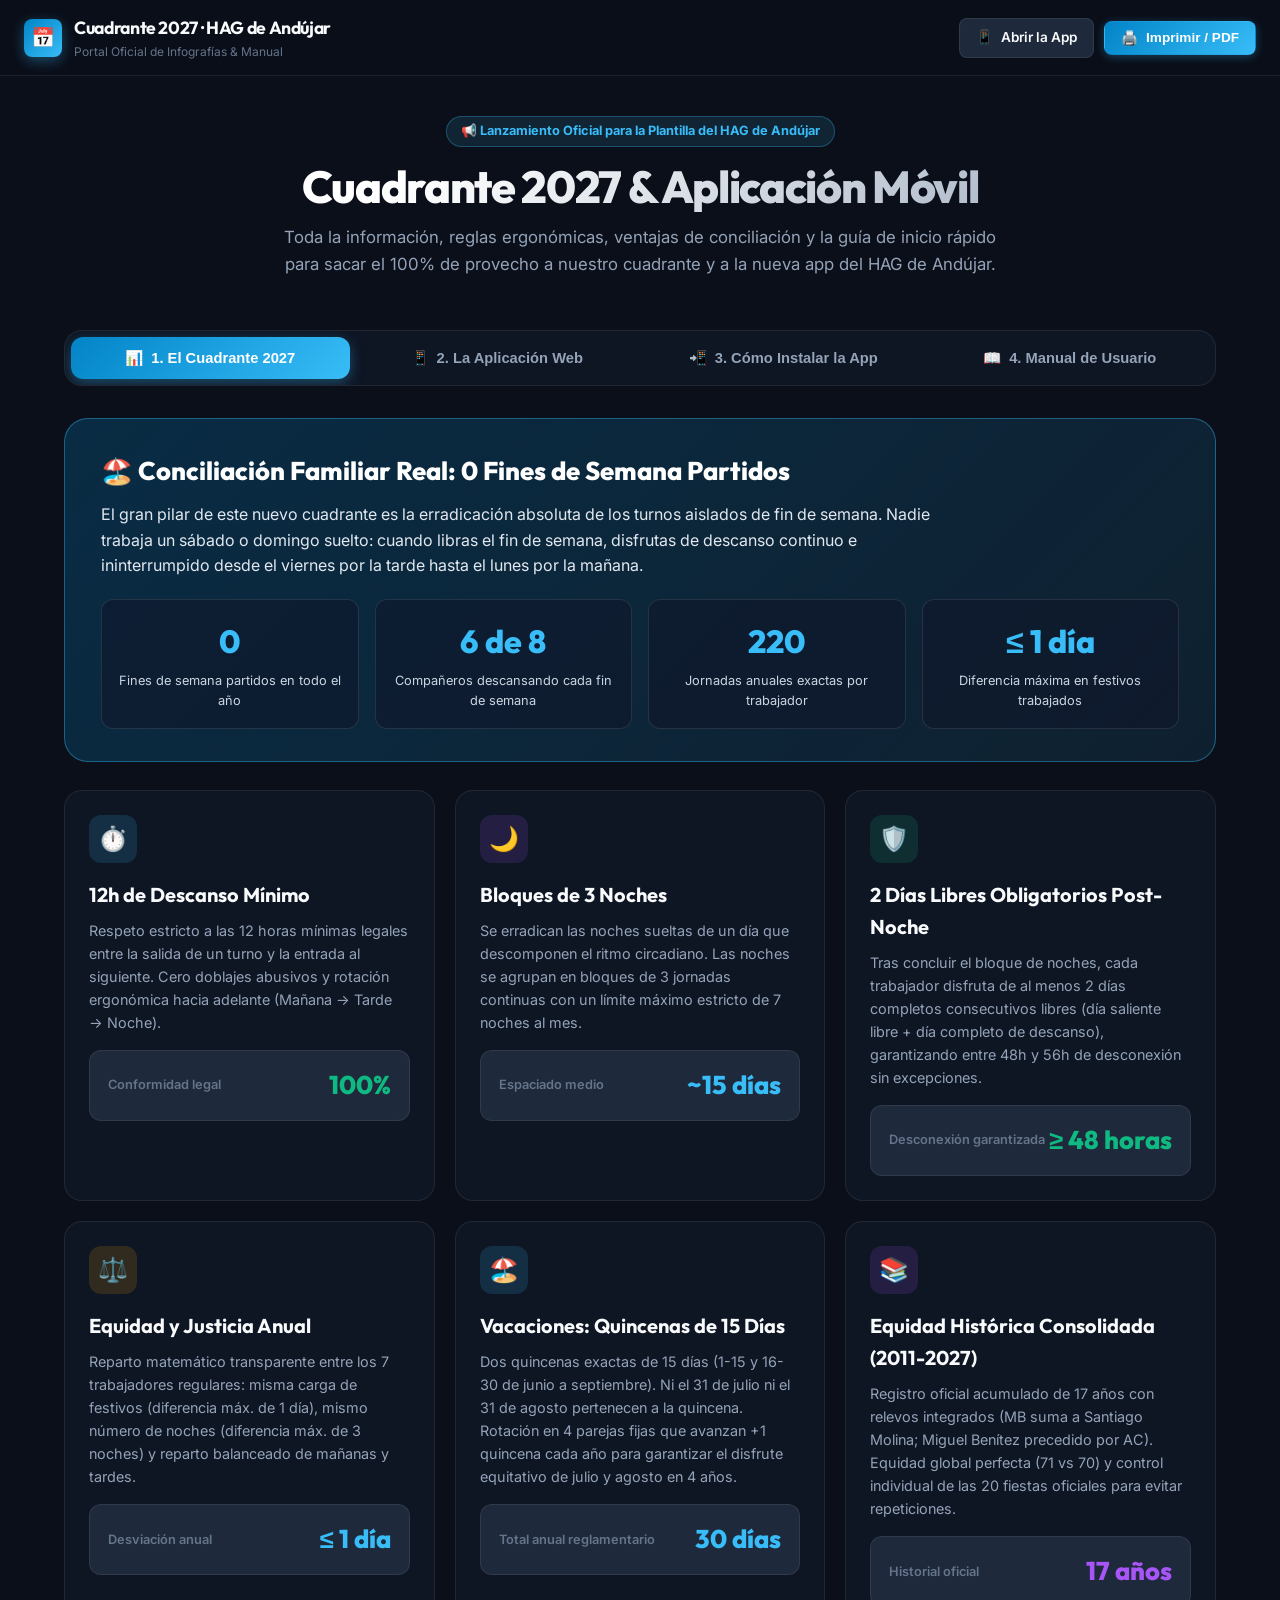
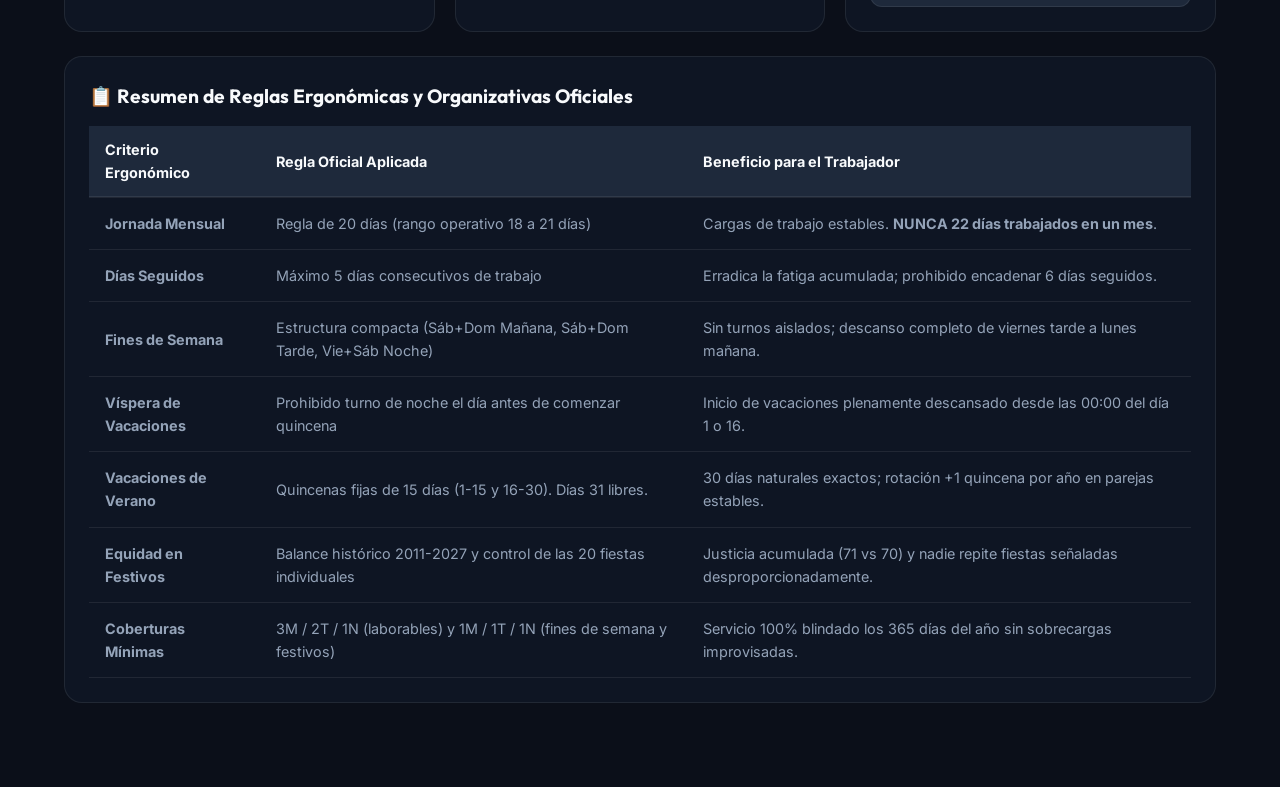
<file: infografia.html>
<!DOCTYPE html>
<html lang="es" data-theme="dark">
<head>
  <meta charset="UTF-8">
  <meta name="viewport" content="width=device-width, initial-scale=1.0">
  <title>Infografías Oficiales & Manual de Usuario | Cuadrante 2027 HAG de Andújar</title>
  <link rel="icon" type="image/svg+xml" href="icons/icon.svg">
  <link rel="preconnect" href="https://fonts.googleapis.com">
  <link rel="preconnect" href="https://fonts.gstatic.com" crossorigin>
  <link href="https://fonts.googleapis.com/css2?family=Inter:wght@400;500;600;700;800&family=Outfit:wght@600;700;800&display=swap" rel="stylesheet">
  <style>
    :root {
      --bg-body: #0b0f19;
      --bg-card: rgba(17, 24, 39, 0.75);
      --bg-surface: #1e293b;
      --border-color: rgba(255, 255, 255, 0.08);
      --text-primary: #f8fafc;
      --text-secondary: #94a3b8;
      --text-muted: #64748b;
      --accent-primary: #38bdf8;
      --accent-gradient: linear-gradient(135deg, #0284c7 0%, #38bdf8 100%);
      --accent-green: #10b981;
      --accent-amber: #f59e0b;
      --accent-purple: #a855f7;
      --accent-rose: #f43f5e;
      --radius-sm: 8px;
      --radius-md: 12px;
      --radius-lg: 18px;
      --radius-xl: 24px;
      --font-sans: 'Inter', -apple-system, BlinkMacSystemFont, sans-serif;
      --font-display: 'Outfit', sans-serif;
    }

    [data-theme="light"] {
      --bg-body: #f8fafc;
      --bg-card: #ffffff;
      --bg-surface: #f1f5f9;
      --border-color: #e2e8f0;
      --text-primary: #0f172a;
      --text-secondary: #475569;
      --text-muted: #64748b;
    }

    * { box-sizing: border-box; margin: 0; padding: 0; }

    body {
      font-family: var(--font-sans);
      background-color: var(--bg-body);
      color: var(--text-primary);
      line-height: 1.6;
      padding: 0;
      margin: 0;
      -webkit-font-smoothing: antialiased;
    }

    /* Cabecera */
    .top-bar {
      background: rgba(11, 15, 25, 0.85);
      backdrop-filter: blur(12px);
      border-bottom: 1px solid var(--border-color);
      position: sticky;
      top: 0;
      z-index: 100;
      padding: 14px 24px;
      display: flex;
      align-items: center;
      justify-content: space-between;
      gap: 16px;
    }

    .brand-group {
      display: flex;
      align-items: center;
      gap: 12px;
      text-decoration: none;
      color: inherit;
    }

    .brand-icon {
      width: 38px;
      height: 38px;
      border-radius: var(--radius-sm);
      background: var(--accent-gradient);
      display: flex;
      align-items: center;
      justify-content: center;
      color: #fff;
      font-size: 1.2rem;
      box-shadow: 0 4px 14px rgba(56, 189, 248, 0.35);
    }

    .brand-title {
      font-family: var(--font-display);
      font-size: 1.1rem;
      font-weight: 700;
      letter-spacing: -0.02em;
    }

    .brand-sub {
      font-size: 0.75rem;
      color: var(--text-muted);
    }

    .top-actions {
      display: flex;
      align-items: center;
      gap: 10px;
    }

    .btn {
      display: inline-flex;
      align-items: center;
      gap: 8px;
      padding: 8px 16px;
      border-radius: var(--radius-sm);
      font-size: 0.85rem;
      font-weight: 600;
      cursor: pointer;
      text-decoration: none;
      transition: all 0.2s ease;
      border: 1px solid transparent;
    }

    .btn-primary {
      background: var(--accent-gradient);
      color: #fff;
      box-shadow: 0 2px 10px rgba(56, 189, 248, 0.3);
    }

    .btn-primary:hover {
      box-shadow: 0 4px 16px rgba(56, 189, 248, 0.45);
      transform: translateY(-1px);
    }

    .btn-secondary {
      background: var(--bg-surface);
      color: var(--text-primary);
      border-color: var(--border-color);
    }

    .btn-secondary:hover {
      background: rgba(255, 255, 255, 0.08);
      border-color: var(--accent-primary);
    }

    /* Hero Banner */
    .hero-header {
      max-width: 1200px;
      margin: 0 auto;
      padding: 40px 24px 24px 24px;
      text-align: center;
    }

    .hero-badge {
      display: inline-flex;
      align-items: center;
      gap: 6px;
      padding: 4px 14px;
      border-radius: 20px;
      background: rgba(56, 189, 248, 0.12);
      border: 1px solid rgba(56, 189, 248, 0.3);
      color: var(--accent-primary);
      font-size: 0.8rem;
      font-weight: 700;
      margin-bottom: 14px;
    }

    .hero-title {
      font-family: var(--font-display);
      font-size: clamp(1.8rem, 4vw, 2.8rem);
      font-weight: 800;
      line-height: 1.15;
      letter-spacing: -0.03em;
      margin-bottom: 12px;
      background: linear-gradient(135deg, #ffffff 30%, #94a3b8 100%);
      -webkit-background-clip: text;
      background-clip: text;
      -webkit-text-fill-color: transparent;
    }

    [data-theme="light"] .hero-title {
      background: linear-gradient(135deg, #0f172a 30%, #475569 100%);
      -webkit-background-clip: text;
      background-clip: text;
      -webkit-text-fill-color: transparent;
    }

    .hero-desc {
      font-size: 1.05rem;
      color: var(--text-secondary);
      max-width: 720px;
      margin: 0 auto 28px auto;
    }

    /* Tabs de Navegación */
    .info-nav-wrapper {
      max-width: 1200px;
      margin: 0 auto 32px auto;
      padding: 0 24px;
    }

    .info-nav {
      display: flex;
      gap: 8px;
      background: var(--bg-card);
      padding: 6px;
      border-radius: var(--radius-lg);
      border: 1px solid var(--border-color);
      overflow-x: auto;
    }

    .info-tab-btn {
      flex: 1;
      min-width: 170px;
      display: flex;
      align-items: center;
      justify-content: center;
      gap: 8px;
      padding: 12px 18px;
      border-radius: var(--radius-md);
      background: transparent;
      border: none;
      color: var(--text-secondary);
      font-size: 0.92rem;
      font-weight: 700;
      cursor: pointer;
      transition: all 0.2s ease;
      white-space: nowrap;
    }

    .info-tab-btn:hover {
      color: var(--text-primary);
      background: rgba(255, 255, 255, 0.04);
    }

    .info-tab-btn.active {
      background: var(--accent-gradient);
      color: #fff;
      box-shadow: 0 4px 14px rgba(56, 189, 248, 0.35);
    }

    /* Contenedor Principal */
    .info-container {
      max-width: 1200px;
      margin: 0 auto;
      padding: 0 24px 60px 24px;
    }

    .tab-pane {
      display: none;
      animation: fadeIn 0.3s ease;
    }

    .tab-pane.active {
      display: block;
    }

    @keyframes fadeIn {
      from { opacity: 0; transform: translateY(6px); }
      to { opacity: 1; transform: translateY(0); }
    }

    /* Grid y Tarjetas de Infografía */
    .infographic-grid {
      display: grid;
      grid-template-columns: repeat(auto-fit, minmax(320px, 1fr));
      gap: 20px;
      margin-bottom: 24px;
    }

    .info-card {
      background: var(--bg-card);
      border: 1px solid var(--border-color);
      border-radius: var(--radius-lg);
      padding: 24px;
      position: relative;
      transition: all 0.2s ease;
    }

    .info-card:hover {
      border-color: rgba(56, 189, 248, 0.4);
      transform: translateY(-2px);
    }

    .card-icon-badge {
      width: 48px;
      height: 48px;
      border-radius: var(--radius-md);
      display: flex;
      align-items: center;
      justify-content: center;
      font-size: 1.5rem;
      margin-bottom: 16px;
    }

    .badge-blue { background: rgba(56, 189, 248, 0.15); color: var(--accent-primary); }
    .badge-green { background: rgba(16, 185, 129, 0.15); color: var(--accent-green); }
    .badge-amber { background: rgba(245, 158, 11, 0.15); color: var(--accent-amber); }
    .badge-purple { background: rgba(168, 85, 247, 0.15); color: var(--accent-purple); }

    .card-title {
      font-family: var(--font-display);
      font-size: 1.25rem;
      font-weight: 700;
      margin-bottom: 8px;
      color: var(--text-primary);
    }

    .card-desc {
      font-size: 0.9rem;
      color: var(--text-secondary);
      margin-bottom: 16px;
    }

    /* KPIs destacados en infografía */
    .kpi-stat-box {
      background: var(--bg-surface);
      border-radius: var(--radius-md);
      padding: 14px 18px;
      display: flex;
      align-items: center;
      justify-content: space-between;
      border: 1px solid var(--border-color);
      margin-top: 10px;
    }

    .kpi-stat-num {
      font-size: 1.6rem;
      font-weight: 800;
      font-family: var(--font-display);
      color: var(--accent-primary);
    }

    .kpi-stat-label {
      font-size: 0.8rem;
      color: var(--text-muted);
      font-weight: 600;
    }

    /* Banner Gran Impacto */
    .highlight-banner {
      background: linear-gradient(135deg, rgba(2, 132, 199, 0.25) 0%, rgba(56, 189, 248, 0.1) 100%);
      border: 1.5px solid rgba(56, 189, 248, 0.4);
      border-radius: var(--radius-xl);
      padding: 32px 36px;
      margin-bottom: 28px;
      position: relative;
      overflow: hidden;
    }

    .highlight-banner h3 {
      font-family: var(--font-display);
      font-size: 1.6rem;
      font-weight: 800;
      color: #fff;
      margin-bottom: 10px;
    }

    .highlight-banner p {
      font-size: 1rem;
      color: #e2e8f0;
      max-width: 860px;
      margin-bottom: 20px;
    }

    .highlight-metrics-row {
      display: grid;
      grid-template-columns: repeat(auto-fit, minmax(200px, 1fr));
      gap: 16px;
    }

    .highlight-metric-item {
      background: rgba(15, 23, 42, 0.6);
      border: 1px solid rgba(255, 255, 255, 0.1);
      border-radius: var(--radius-md);
      padding: 16px;
      text-align: center;
    }

    .highlight-metric-item .big-number {
      font-size: 2rem;
      font-weight: 800;
      color: var(--accent-primary);
      font-family: var(--font-display);
    }

    .highlight-metric-item .sub-text {
      font-size: 0.8rem;
      color: #cbd5e1;
      margin-top: 4px;
    }

    /* Tablas de Reglas & Comparativa */
    .info-table-card {
      background: var(--bg-card);
      border: 1px solid var(--border-color);
      border-radius: var(--radius-lg);
      padding: 24px;
      margin-bottom: 24px;
      overflow-x: auto;
    }

    .info-table {
      width: 100%;
      border-collapse: collapse;
      font-size: 0.9rem;
      text-align: left;
    }

    .info-table th {
      background: var(--bg-surface);
      color: var(--text-primary);
      font-weight: 700;
      padding: 12px 16px;
      border-bottom: 2px solid var(--border-color);
    }

    .info-table td {
      padding: 14px 16px;
      border-bottom: 1px solid var(--border-color);
      color: var(--text-secondary);
    }

    .info-table tr:hover td {
      background: rgba(255, 255, 255, 0.02);
      color: var(--text-primary);
    }

    /* Pasos de Instalación / Manual */
    .steps-container {
      display: flex;
      flex-direction: column;
      gap: 16px;
      margin-top: 20px;
    }

    .step-box {
      background: var(--bg-card);
      border: 1px solid var(--border-color);
      border-radius: var(--radius-lg);
      padding: 20px 24px;
      display: flex;
      gap: 20px;
      align-items: flex-start;
      transition: all 0.2s ease;
    }

    .step-box:hover {
      border-color: rgba(56, 189, 248, 0.4);
    }

    .step-number {
      width: 40px;
      height: 40px;
      border-radius: 50%;
      background: var(--accent-gradient);
      color: #fff;
      font-weight: 800;
      font-size: 1.1rem;
      display: flex;
      align-items: center;
      justify-content: center;
      flex-shrink: 0;
      box-shadow: 0 4px 12px rgba(56, 189, 248, 0.35);
    }

    .step-content {
      flex: 1;
    }

    .step-content h4 {
      font-size: 1.1rem;
      font-weight: 700;
      margin-bottom: 6px;
      color: var(--text-primary);
    }

    .step-content p {
      font-size: 0.9rem;
      color: var(--text-secondary);
      margin-bottom: 8px;
    }

    .step-tip {
      display: inline-flex;
      align-items: center;
      gap: 6px;
      background: rgba(16, 185, 129, 0.12);
      border: 1px solid rgba(16, 185, 129, 0.25);
      color: #34d399;
      padding: 4px 10px;
      border-radius: 6px;
      font-size: 0.78rem;
      font-weight: 600;
    }

    /* Estilos de Impresión */
    @media print {
      .top-bar, .info-nav-wrapper, .no-print {
        display: none !important;
      }
      body {
        background: #ffffff !important;
        color: #000000 !important;
      }
      .tab-pane {
        display: block !important;
        page-break-after: always;
      }
      .info-card, .highlight-banner, .step-box, .info-table-card {
        background: #ffffff !important;
        border: 1px solid #cbd5e1 !important;
        color: #000000 !important;
        box-shadow: none !important;
      }
      .hero-title, .card-title, .step-content h4 {
        color: #000000 !important;
        -webkit-text-fill-color: initial !important;
      }
      .hero-desc, .card-desc, .step-content p, .info-table td {
        color: #334155 !important;
      }
    }

    @media (max-width: 768px) {
      .top-bar { padding: 12px 16px; }
      .hero-header { padding: 24px 16px 16px 16px; }
      .info-container { padding: 0 16px 40px 16px; }
      .step-box { flex-direction: column; gap: 12px; }
    }
  </style>
</head>
<body>

  <!-- Top Bar -->
  <header class="top-bar">
    <a href="index.html" class="brand-group" title="Volver a la App Principal">
      <div class="brand-icon">📅</div>
      <div>
        <div class="brand-title">Cuadrante 2027 · HAG de Andújar</div>
        <div class="brand-sub">Portal Oficial de Infografías & Manual</div>
      </div>
    </a>
    <div class="top-actions">
      <a href="index.html" class="btn btn-secondary">
        <span>📱</span> Abrir la App
      </a>
      <button type="button" class="btn btn-primary" onclick="window.print()">
        <span>🖨️</span> Imprimir / PDF
      </button>
    </div>
  </header>

  <!-- Hero Header -->
  <section class="hero-header">
    <div class="hero-badge">📢 Lanzamiento Oficial para la Plantilla del HAG de Andújar</div>
    <h1 class="hero-title">Cuadrante 2027 & Aplicación Móvil</h1>
    <p class="hero-desc">
      Toda la información, reglas ergonómicas, ventajas de conciliación y la guía de inicio rápido para sacar el 100% de provecho a nuestro cuadrante y a la nueva app del HAG de Andújar.
    </p>
  </section>

  <!-- Navegación de Pestañas de Infografía -->
  <div class="info-nav-wrapper">
    <nav class="info-nav">
      <button type="button" class="info-tab-btn active" data-tab="tab-cuadrante">
        <span>📊</span> 1. El Cuadrante 2027
      </button>
      <button type="button" class="info-tab-btn" data-tab="tab-app">
        <span>📱</span> 2. La Aplicación Web
      </button>
      <button type="button" class="info-tab-btn" data-tab="tab-instalacion">
        <span>📲</span> 3. Cómo Instalar la App
      </button>
      <button type="button" class="info-tab-btn" data-tab="tab-manual">
        <span>📖</span> 4. Manual de Usuario
      </button>
    </nav>
  </div>

  <!-- Contenido -->
  <main class="info-container">

    <!-- ====================================================================
         TAB 1: INFOGRAFÍA DEL CUADRANTE 2027
         ==================================================================== -->
    <section id="tab-cuadrante" class="tab-pane active">

      <!-- Gran Banner de Conciliación -->
      <div class="highlight-banner">
        <h3>🏖️ Conciliación Familiar Real: 0 Fines de Semana Partidos</h3>
        <p>
          El gran pilar de este nuevo cuadrante es la erradicación absoluta de los turnos aislados de fin de semana. 
          Nadie trabaja un sábado o domingo suelto: cuando libras el fin de semana, disfrutas de descanso continuo e ininterrumpido 
          desde el viernes por la tarde hasta el lunes por la mañana.
        </p>
        <div class="highlight-metrics-row">
          <div class="highlight-metric-item">
            <div class="big-number">0</div>
            <div class="sub-text">Fines de semana partidos en todo el año</div>
          </div>
          <div class="highlight-metric-item">
            <div class="big-number">6 de 8</div>
            <div class="sub-text">Compañeros descansando cada fin de semana</div>
          </div>
          <div class="highlight-metric-item">
            <div class="big-number">220</div>
            <div class="sub-text">Jornadas anuales exactas por trabajador</div>
          </div>
          <div class="highlight-metric-item">
            <div class="big-number">≤ 1 día</div>
            <div class="sub-text">Diferencia máxima en festivos trabajados</div>
          </div>
        </div>
      </div>

      <!-- Tarjetas de Reglas y Ergonomía -->
      <div class="infographic-grid">
        <div class="info-card">
          <div class="card-icon-badge badge-blue">⏱️</div>
          <h3 class="card-title">12h de Descanso Mínimo</h3>
          <p class="card-desc">
            Respeto estricto a las 12 horas mínimas legales entre la salida de un turno y la entrada al siguiente. 
            Cero doblajes abusivos y rotación ergonómica hacia adelante (Mañana → Tarde → Noche).
          </p>
          <div class="kpi-stat-box">
            <span class="kpi-stat-label">Conformidad legal</span>
            <span class="kpi-stat-num" style="color:var(--accent-green);">100%</span>
          </div>
        </div>

        <div class="info-card">
          <div class="card-icon-badge badge-purple">🌙</div>
          <h3 class="card-title">Bloques de 3 Noches</h3>
          <p class="card-desc">
            Se erradican las noches sueltas de un día que descomponen el ritmo circadiano. 
            Las noches se agrupan en bloques de 3 jornadas continuas con un límite máximo estricto de 7 noches al mes.
          </p>
          <div class="kpi-stat-box">
            <span class="kpi-stat-label">Espaciado medio</span>
            <span class="kpi-stat-num">~15 días</span>
          </div>
        </div>

        <div class="info-card">
          <div class="card-icon-badge badge-green">🛡️</div>
          <h3 class="card-title">2 Días Libres Obligatorios Post-Noche</h3>
          <p class="card-desc">
            Tras concluir el bloque de noches, cada trabajador disfruta de al menos 2 días completos consecutivos libres 
            (día saliente libre + día completo de descanso), garantizando entre 48h y 56h de desconexión sin excepciones.
          </p>
          <div class="kpi-stat-box">
            <span class="kpi-stat-label">Desconexión garantizada</span>
            <span class="kpi-stat-num" style="color:var(--accent-green);">≥ 48 horas</span>
          </div>
        </div>

        <div class="info-card">
          <div class="card-icon-badge badge-amber">⚖️</div>
          <h3 class="card-title">Equidad y Justicia Anual</h3>
          <p class="card-desc">
            Reparto matemático transparente entre los 7 trabajadores regulares: misma carga de festivos (diferencia máx. de 1 día), 
            mismo número de noches (diferencia máx. de 3 noches) y reparto balanceado de mañanas y tardes.
          </p>
          <div class="kpi-stat-box">
            <span class="kpi-stat-label">Desviación anual</span>
            <span class="kpi-stat-num">≤ 1 día</span>
          </div>
        </div>

        <div class="info-card">
          <div class="card-icon-badge badge-blue">🏖️</div>
          <h3 class="card-title">Vacaciones: Quincenas de 15 Días</h3>
          <p class="card-desc">
            Dos quincenas exactas de 15 días (1-15 y 16-30 de junio a septiembre). Ni el 31 de julio ni el 31 de agosto pertenecen a la quincena. 
            Rotación en 4 parejas fijas que avanzan +1 quincena cada año para garantizar el disfrute equitativo de julio y agosto en 4 años.
          </p>
          <div class="kpi-stat-box">
            <span class="kpi-stat-label">Total anual reglamentario</span>
            <span class="kpi-stat-num" style="color:var(--accent-primary);">30 días</span>
          </div>
        </div>

        <div class="info-card">
          <div class="card-icon-badge badge-purple">📚</div>
          <h3 class="card-title">Equidad Histórica Consolidada (2011-2027)</h3>
          <p class="card-desc">
            Registro oficial acumulado de 17 años con relevos integrados (MB suma a Santiago Molina; Miguel Benítez precedido por AC). 
            Equidad global perfecta (71 vs 70) y control individual de las 20 fiestas oficiales para evitar repeticiones.
          </p>
          <div class="kpi-stat-box">
            <span class="kpi-stat-label">Historial oficial</span>
            <span class="kpi-stat-num" style="color:var(--accent-purple);">17 años</span>
          </div>
        </div>
      </div>

      <!-- Tabla Comparativa de Reglas Organizativas -->
      <div class="info-table-card">
        <h3 style="font-family:var(--font-display); font-size:1.2rem; margin-bottom:14px; color:var(--text-primary);">
          📋 Resumen de Reglas Ergonómicas y Organizativas Oficiales
        </h3>
        <table class="info-table">
          <thead>
            <tr>
              <th>Criterio Ergonómico</th>
              <th>Regla Oficial Aplicada</th>
              <th>Beneficio para el Trabajador</th>
            </tr>
          </thead>
          <tbody>
            <tr>
              <td><strong>Jornada Mensual</strong></td>
              <td>Regla de 20 días (rango operativo 18 a 21 días)</td>
              <td>Cargas de trabajo estables. <strong>NUNCA 22 días trabajados en un mes</strong>.</td>
            </tr>
            <tr>
              <td><strong>Días Seguidos</strong></td>
              <td>Máximo 5 días consecutivos de trabajo</td>
              <td>Erradica la fatiga acumulada; prohibido encadenar 6 días seguidos.</td>
            </tr>
            <tr>
              <td><strong>Fines de Semana</strong></td>
              <td>Estructura compacta (Sáb+Dom Mañana, Sáb+Dom Tarde, Vie+Sáb Noche)</td>
              <td>Sin turnos aislados; descanso completo de viernes tarde a lunes mañana.</td>
            </tr>
            <tr>
              <td><strong>Víspera de Vacaciones</strong></td>
              <td>Prohibido turno de noche el día antes de comenzar quincena</td>
              <td>Inicio de vacaciones plenamente descansado desde las 00:00 del día 1 o 16.</td>
            </tr>
            <tr>
              <td><strong>Vacaciones de Verano</strong></td>
              <td>Quincenas fijas de 15 días (1-15 y 16-30). Días 31 libres.</td>
              <td>30 días naturales exactos; rotación +1 quincena por año en parejas estables.</td>
            </tr>
            <tr>
              <td><strong>Equidad en Festivos</strong></td>
              <td>Balance histórico 2011-2027 y control de las 20 fiestas individuales</td>
              <td>Justicia acumulada (71 vs 70) y nadie repite fiestas señaladas desproporcionadamente.</td>
            </tr>
            <tr>
              <td><strong>Coberturas Mínimas</strong></td>
              <td>3M / 2T / 1N (laborables) y 1M / 1T / 1N (fines de semana y festivos)</td>
              <td>Servicio 100% blindado los 365 días del año sin sobrecargas improvisadas.</td>
            </tr>
          </tbody>
        </table>
      </div>

    </section>

    <!-- ====================================================================
         TAB 2: INFOGRAFÍA DE LA APLICACIÓN WEB (PWA)
         ==================================================================== -->
    <section id="tab-app" class="tab-pane">

      <div class="highlight-banner" style="background:linear-gradient(135deg, rgba(16, 185, 129, 0.25) 0%, rgba(56, 189, 248, 0.15) 100%); border-color:rgba(16, 185, 129, 0.4);">
        <h3>📱 Tu Cuadrante Digital en el Bolsillo: Sin Papeles ni Dudas</h3>
        <p>
          Una aplicación web progresiva (PWA) creada a medida para la plantilla del HAG de Andújar. 
          No necesitas descargar nada de tiendas ni ocupa espacio: funciona en tu navegador, sin conexión a internet y respetando tu privacidad al 100%.
        </p>
        <div class="highlight-metrics-row">
          <div class="highlight-metric-item">
            <div class="big-number" style="color:var(--accent-green);">100%</div>
            <div class="sub-text">Privada: tus notas no salen de tu móvil</div>
          </div>
          <div class="highlight-metric-item">
            <div class="big-number">8</div>
            <div class="sub-text">Módulos especializados integrados</div>
          </div>
          <div class="highlight-metric-item">
            <div class="big-number">Semáforo</div>
            <div class="sub-text">Permutas conformes y cambio de turno directo</div>
          </div>
          <div class="highlight-metric-item">
            <div class="big-number">17 Años</div>
            <div class="sub-text">Historial oficial de festivos y vacaciones</div>
          </div>
        </div>
      </div>

      <!-- Las 8 Grandes Funcionalidades -->
      <div class="infographic-grid">
        <div class="info-card">
          <div class="card-icon-badge badge-blue">🏠</div>
          <h3 class="card-title">1. Portal Personal "Mi Cuadrante"</h3>
          <p class="card-desc">
            Al abrir la app sabes al segundo qué turno tienes hoy, el horario, qué compañeros entran contigo, la previsión de los próximos 7 días y el calendario mensual a todo color con tus notas privadas.
          </p>
        </div>

        <div class="info-card">
          <div class="card-icon-badge badge-purple">🔀</div>
          <h3 class="card-title">2. Asistente Inteligente de Permutas</h3>
          <p class="card-desc">
            ¿Necesitas librar o cambiar de turno? El asistente comprueba los descansos legales de 12h y post-noches con semáforo verde/ámbar/rojo. 
            Permite cambiar con quien libra o <strong>intercambiar turno directo</strong> si ambos trabajáis ese día (Mañana ↔ Tarde/Noche).
          </p>
        </div>

        <div class="info-card">
          <div class="card-icon-badge badge-amber">💼</div>
          <h3 class="card-title">3. Bolsa de Turnos & Compensaciones</h3>
          <p class="card-desc">
            Lleva la cuenta de tus favores con saldo (+/-). Incluye el botón <strong>"Apuntar Turno Manual"</strong> para registrar deudas habladas de palabra sin pasar por el asistente, y botón para saldar acuerdos devueltos.
          </p>
        </div>

        <div class="info-card">
          <div class="card-icon-badge badge-green">🏖️</div>
          <h3 class="card-title">4. Festivos & Vacaciones (2011-2027+)</h3>
          <p class="card-desc">
            Consulta tus 2 quincenas reglamentarias de 15 días, tu pareja de rotación y la <strong>Previsión 2028-2029</strong> (+1 quincena/año). 
            Además, semáforo histórico de festivos (2011-2027) y matriz de las 20 fiestas oficiales anuales.
          </p>
        </div>

        <div class="info-card">
          <div class="card-icon-badge badge-blue">👥</div>
          <h3 class="card-title">5. Equipo y Coberturas (Visor Completo)</h3>
          <p class="card-desc">
            Comprueba la dotación diaria en tiempo real (M, T, N y personal de descanso). 
            Accede a la réplica de la Matriz Mensual oficial, optimizada para PC sin barras de scroll lateral y con desplazamiento táctil en móvil.
          </p>
        </div>

        <div class="info-card">
          <div class="card-icon-badge badge-green">📄</div>
          <h3 class="card-title">6. Volante Oficial para RRHH en PDF</h3>
          <p class="card-desc">
            Genera al instante el impreso formal A4 con los nombres oficiales completos de ambos trabajadores, fecha de emisión, turnos y casillas de firma. Listo para imprimir o enviar a la empresa.
          </p>
        </div>

        <div class="info-card">
          <div class="card-icon-badge badge-amber">🤝</div>
          <h3 class="card-title">7. Comparador ("¿Cuándo libramos?")</h3>
          <p class="card-desc">
            Cruza tu cuadrante con cualquier compañero: descubre cuántos días libres y fines de semana completos compartís, en qué turnos coincidís y mándale un resumen con botón directo a WhatsApp.
          </p>
        </div>

        <div class="info-card">
          <div class="card-icon-badge badge-purple">📅</div>
          <h3 class="card-title">8. Sincronización (.ics) & 100% Offline</h3>
          <p class="card-desc">
            Descarga tus turnos en Google Calendar o Apple Calendar en un clic con alarmas automáticas. La aplicación funciona con o sin internet, guardando todos los datos localmente en tu propio móvil.
          </p>
        </div>
      </div>

      <!-- Comparativa Tradicional vs App -->
      <div class="info-table-card">
        <h3 style="font-family:var(--font-display); font-size:1.2rem; margin-bottom:14px; color:var(--text-primary);">
          ⚡ El Cambio: Del Cuadrante en Papel a la App 2027
        </h3>
        <table class="info-table">
          <thead>
            <tr>
              <th>Situación Habitual</th>
              <th>Con el Papel Tradicional</th>
              <th>Con la Aplicación Cuadrante 2027</th>
            </tr>
          </thead>
          <tbody>
            <tr>
              <td><strong>Saber tu turno de hoy</strong></td>
              <td>Buscar la foto borrosa en la galería del móvil.</td>
              <td>Abres la app y te lo dice en grande en 1 segundo con tu horario.</td>
            </tr>
            <tr>
              <td><strong>Saber quién trabaja contigo</strong></td>
              <td>Rastrear filas y columnas cruzadas con el dedo.</td>
              <td>Panel <em>Compañeros en el mismo turno</em> con sus nombres claros.</td>
            </tr>
            <tr>
              <td><strong>Pedir un cambio de turno</strong></td>
              <td>Llamar a ciegas sin saber quién libra o si incumple descansos.</td>
              <td>El asistente te muestra quién puede cambiar con semáforo legal verde/ámbar/rojo.</td>
            </tr>
            <tr>
              <td><strong>Cambiar turno si ambos trabajáis</strong></td>
              <td>Calcular descansos de 12h y post-noches a ojo.</td>
              <td><em>Cambio de Turno Directo</em>: valida al instante la permuta Mañana ↔ Tarde/Noche.</td>
            </tr>
            <tr>
              <td><strong>Avisar a la empresa</strong></td>
              <td>Buscar la plantilla de papel y rellenarla a mano.</td>
              <td>Botón <em>Generar Volante RRHH</em>: documento A4 listo para firmar.</td>
            </tr>
            <tr>
              <td><strong>Recordar favores</strong></td>
              <td>Apuntarlo en notas sueltas o fiarse de la memoria.</td>
              <td><em>Bolsa de Turnos</em> con balance automático y opción <em>Apuntar Turno Manual</em>.</td>
            </tr>
            <tr>
              <td><strong>Saber vacaciones de 2027 y 2028</strong></td>
              <td>Preguntar al supervisor o buscar cuadrantes antiguos.</td>
              <td>Módulo <em>Vacaciones</em>: quincenas fijas de 15 días y previsión 2028 algorítmica (+1 turno).</td>
            </tr>
            <tr>
              <td><strong>Ver equidad en festivos oficiales</strong></td>
              <td>Discusiones sobre quién ha hecho más festivos o Nochebuenas.</td>
              <td>Módulo <em>Festivos</em>: 17 años de datos oficiales y matriz de las 20 fiestas anuales.</td>
            </tr>
            <tr>
              <td><strong>Hacer planes con un compañero</strong></td>
              <td>Comparar dos cuadrantes día por día manualmente.</td>
              <td><em>Comparador Dual</em>: detecta fines de semana y libres juntos al vuelo.</td>
            </tr>
          </tbody>
        </table>
      </div>

    </section>

    <!-- ====================================================================
         TAB 3: CÓMO INSTALAR LA APP (GUÍA PASO A PASO)
         ==================================================================== -->
    <section id="tab-instalacion" class="tab-pane">

      <div class="highlight-banner" style="background:linear-gradient(135deg, rgba(168, 85, 247, 0.25) 0%, rgba(56, 189, 248, 0.15) 100%); border-color:rgba(168, 85, 247, 0.4);">
        <h3>📲 Instalación en 30 Segundos (Sin pasar por Play Store o App Store)</h3>
        <p>
          Al ser una PWA, la instalas directamente desde tu navegador web. Tendrás un icono en tu pantalla como cualquier aplicación normal, 
          se abrirá a pantalla completa y no ocupará espacio en tu teléfono.
        </p>
        <div style="font-weight:700; color:#fff; font-size:1.05rem;">
          Enlace oficial: <span style="color:var(--accent-primary); text-decoration:underline;">https://tirijaen.github.io/Cuadrante-2027/</span>
        </div>
      </div>

      <div class="infographic-grid">
        <!-- Android -->
        <div class="info-card">
          <div class="card-icon-badge badge-green">🤖</div>
          <h3 class="card-title">En Android (Google Chrome)</h3>
          <div class="steps-container">
            <div class="step-box" style="padding:14px;">
              <div class="step-number" style="width:32px; height:32px; font-size:0.9rem;">1</div>
              <div class="step-content">
                <h4>Abre el enlace en Chrome</h4>
                <p>Entra con tu móvil en la web del cuadrante.</p>
              </div>
            </div>
            <div class="step-box" style="padding:14px;">
              <div class="step-number" style="width:32px; height:32px; font-size:0.9rem;">2</div>
              <div class="step-content">
                <h4>Pulsa el aviso o los 3 puntos</h4>
                <p>Te saldrá un mensaje abajo que dice <strong>"Añadir a pantalla de inicio"</strong>. Si no sale, pulsa los <strong>3 puntos ⋮</strong> arriba a la derecha.</p>
              </div>
            </div>
            <div class="step-box" style="padding:14px;">
              <div class="step-number" style="width:32px; height:32px; font-size:0.9rem;">3</div>
              <div class="step-content">
                <h4>Elige "Instalar aplicación"</h4>
                <p>Confirma en <strong>Instalar</strong>. En 2 segundos tendrás el icono oficial en tu móvil.</p>
                <span class="step-tip">✓ Se abre como app nativa</span>
              </div>
            </div>
          </div>
        </div>

        <!-- iPhone / iPad -->
        <div class="info-card">
          <div class="card-icon-badge badge-blue">🍏</div>
          <h3 class="card-title">En iPhone / iPad (Safari)</h3>
          <div class="steps-container">
            <div class="step-box" style="padding:14px;">
              <div class="step-number" style="width:32px; height:32px; font-size:0.9rem;">1</div>
              <div class="step-content">
                <h4>Abre el enlace en Safari</h4>
                <p>Asegúrate de abrirlo en el navegador <strong>Safari</strong> de Apple.</p>
              </div>
            </div>
            <div class="step-box" style="padding:14px;">
              <div class="step-number" style="width:32px; height:32px; font-size:0.9rem;">2</div>
              <div class="step-content">
                <h4>Pulsa el botón "Compartir"</h4>
                <p>Toca el icono del cuadrado con una flecha hacia arriba (<strong>⎋</strong>) en la barra inferior.</p>
              </div>
            </div>
            <div class="step-box" style="padding:14px;">
              <div class="step-number" style="width:32px; height:32px; font-size:0.9rem;">3</div>
              <div class="step-content">
                <h4>"Añadir a pantalla de inicio"</h4>
                <p>Baja en el menú, pulsa <strong>"Añadir a pantalla de inicio" ⊞</strong> y luego <strong>"Añadir"</strong> arriba a la derecha.</p>
                <span class="step-tip">✓ Pantalla completa sin barras</span>
              </div>
            </div>
          </div>
        </div>

        <!-- Ordenador PC / Mac -->
        <div class="info-card">
          <div class="card-icon-badge badge-purple">💻</div>
          <h3 class="card-title">En Ordenador (PC o Mac)</h3>
          <div class="steps-container">
            <div class="step-box" style="padding:14px;">
              <div class="step-number" style="width:32px; height:32px; font-size:0.9rem;">1</div>
              <div class="step-content">
                <h4>Abre en Chrome o Edge</h4>
                <p>Entra al enlace oficial desde tu navegador habitual en el ordenador.</p>
              </div>
            </div>
            <div class="step-box" style="padding:14px;">
              <div class="step-number" style="width:32px; height:32px; font-size:0.9rem;">2</div>
              <div class="step-content">
                <h4>Icono de instalación en la barra</h4>
                <p>En la barra de direcciones (a la derecha) pulsa el icono <strong>"Instalar" ⊕</strong> o abre el menú <strong>⋮</strong> → <em>"Instalar Cuadrante 2027..."</em>.</p>
              </div>
            </div>
            <div class="step-box" style="padding:14px;">
              <div class="step-number" style="width:32px; height:32px; font-size:0.9rem;">3</div>
              <div class="step-content">
                <h4>Acceso directo en Escritorio</h4>
                <p>Confirma en <strong>Instalar</strong>. Se creará un acceso directo en tu escritorio que abre la app a pantalla completa.</p>
                <span class="step-tip">✓ Vista optimizada para PC</span>
              </div>
            </div>
          </div>
        </div>
      </div>

    </section>

    <!-- ====================================================================
         TAB 4: MANUAL DE USUARIO (GUÍA OFICIAL EN 10 PASOS)
         ==================================================================== -->
    <section id="tab-manual" class="tab-pane">

      <div class="info-card" style="margin-bottom:24px;">
        <h3 class="card-title" style="font-size:1.4rem;">📖 Manual Oficial de Usuario: Guía en 10 Pasos</h3>
        <p class="card-desc">
          Todo lo que necesitas saber para exprimir al máximo las funcionalidades de la aplicación en tu día a día:
        </p>

        <div class="steps-container">
          <div class="step-box">
            <div class="step-number">1</div>
            <div class="step-content">
              <h4>Elige tu nombre una sola vez</h4>
              <p>
                En la esquina superior derecha verás un selector de trabajador. Haz clic y selecciona tu nombre 
                (ej: <em>Antonio J, Santi M, Alberto H, etc.</em>). <strong>La app lo guardará en la memoria de tu móvil</strong>: 
                cada vez que entres, el portal estará ya configurado para ti.
              </p>
              <span class="step-tip">✓ Tu cuadrante personalizado siempre listo</span>
            </div>
          </div>

          <div class="step-box">
            <div class="step-number">2</div>
            <div class="step-content">
              <h4>Consulta tu día en "Mi Cuadrante" y sincroniza tu móvil</h4>
              <p>
                En la primera pestaña verás de un vistazo: tu turno de hoy, horario, compañeros de guardia y los próximos 7 días. 
                Pulsa el botón <strong>"Sincronizar mi Cuadrante (.ics)"</strong> para meter tus turnos en el calendario de tu teléfono (Google Calendar, Apple Calendar o Outlook) con recordatorios automáticos.
              </p>
              <span class="step-tip">✓ Te avisará el móvil antes de entrar a trabajar</span>
            </div>
          </div>

          <div class="step-box">
            <div class="step-number">3</div>
            <div class="step-content">
              <h4>Apunta notas personales en cualquier día</h4>
              <p>
                Toca cualquier día del calendario mensual: se abrirá una ventana para escribir una nota privada 
                (ej: <em>"Cita médica 11:00"</em> o <em>"Asunto propio"</em>). El día se marcará con un lápiz y solo tú podrás verlo en tu dispositivo.
              </p>
            </div>
          </div>

          <div class="step-box">
            <div class="step-number">4</div>
            <div class="step-content">
              <h4>Equipo y Coberturas: Dotación del día y Matriz Mensual</h4>
              <p>
                En la pestaña <strong>Equipo y Coberturas</strong> puedes consultar qué compañeros cubren la Mañana, la Tarde y la Noche en cualquier día del año, 
                así como quién está de descanso o vacaciones. Abajo tienes el <strong>Visor Mensual</strong>, adaptado para PC sin barras laterales molestas y con desplazamiento táctil en móvil.
              </p>
            </div>
          </div>

          <div class="step-box">
            <div class="step-number">5</div>
            <div class="step-content">
              <h4>Permutas Inteligentes: Cambiar con quien libra o Cambio Directo</h4>
              <p>
                Entra en <strong>Permutas Inteligentes</strong>:
                <br>• <strong>Paso 1</strong>: Elige el día que trabajas y necesitas librar o cambiar.
                <br>• <strong>Paso 2</strong>: La app busca automáticamente a los compañeros disponibles con semáforo legal (100% Conforme, Warning o No disponible).
                <br>• <strong>¡Novedad! Cambio de Turno Directo</strong>: Si un compañero también trabaja ese día (ej. tú de mañana y él de tarde o noche), la app te permite intercambiar el turno directamente cumpliendo las 12h de descanso.
                <br>• <strong>Paso 3 y 4</strong>: Revisa el acuerdo de devolución y pulsa <em>"Aplicar al Calendario"</em>.
              </p>
              <span class="step-tip">✓ Seguridad legal de descansos garantizada al 100%</span>
            </div>
          </div>

          <div class="step-box">
            <div class="step-number">6</div>
            <div class="step-content">
              <h4>Genera el Volante Oficial RRHH (PDF) y compártelo por WhatsApp</h4>
              <p>
                Tras acordar el cambio, pulsa <strong>"Compartir por WhatsApp"</strong> para mandarle a tu compañero el resumen con un clic, 
                o pulsa <strong>"Generar Volante RRHH (PDF)"</strong> para obtener el documento oficial formal A4 listo para firmar y entregar a jefatura o enviar por correo electrónico.
              </p>
            </div>
          </div>

          <div class="step-box">
            <div class="step-number">7</div>
            <div class="step-content">
              <h4>Bolsa de Turnos y función "Apuntar Turno Manual"</h4>
              <p>
                En <strong>Permutas Inteligentes</strong> → <strong>Bolsa de Turnos</strong> tienes el control exacto de tus favores (+/-). 
                ¿Hiciste un favor acordado de palabra sin usar el asistente? Pulsa el botón azul <strong>"Apuntar Turno Manual"</strong> para registrarlo al instante. Cuando te devuelvan el turno, pulsa <em>"Saldar"</em>.
              </p>
              <span class="step-tip">✓ Cero deudas olvidadas ni malentendidos</span>
            </div>
          </div>

          <div class="step-box">
            <div class="step-number">8</div>
            <div class="step-content">
              <h4>Módulo de Vacaciones: Tu turno y Previsión 2028 y 2029</h4>
              <p>
                En <strong>Festivos y Vacaciones</strong> → subpestaña <strong>Vacaciones</strong> consulta tus dos quincenas reglamentarias de 15 días (1-15 y 16-30 en junio, julio, agosto y septiembre). 
                Conoce a tu pareja fija de turno y consulta la <strong>Previsión Oficial 2028 y 2029</strong> calculada automáticamente con el ciclo rotativo de 4 años (+1 quincena por año).
              </p>
              <span class="step-tip">✓ Planifica tus vacaciones con años de antelación</span>
            </div>
          </div>

          <div class="step-box">
            <div class="step-number">9</div>
            <div class="step-content">
              <h4>Módulo de Festivos: Historial (2011-2027) y Fiestas Señaladas</h4>
              <p>
                En <strong>Festivos y Vacaciones</strong> → subpestaña <strong>Festivos & Equidad</strong> revisa el semáforo acumulado tras 17 años de datos oficiales. 
                Consulta la matriz de las <strong>20 fiestas anuales oficiales</strong> para ver cuántas veces has hecho cada fiesta individual y ver tus <em>Fiestas Señaladas</em> con prioridad de descanso o asignación.
              </p>
            </div>
          </div>

          <div class="step-box">
            <div class="step-number">10</div>
            <div class="step-content">
              <h4>¿Cuándo libramos juntos? Comparador con cualquier compañero</h4>
              <p>
                Usa el <strong>Comparador</strong> (en <em>Equipo y Coberturas</em> o en <em>Mi Cuadrante</em>): selecciona a un compañero y la app calculará al vuelo los fines de semana completos que libráis juntos y todos los días libres compartidos. Pulsa el botón verde para mandarle la propuesta de planes por WhatsApp.
              </p>
              <span class="step-tip">✓ La mejor herramienta para cuadrar viajes y eventos</span>
            </div>
          </div>
        </div>
      </div>

    </section>

  </main>

  <script>
    // Manejo de tabs de infografía
    document.addEventListener('DOMContentLoaded', () => {
      const tabBtns = document.querySelectorAll('.info-tab-btn');
      const tabPanes = document.querySelectorAll('.tab-pane');

      tabBtns.forEach(btn => {
        btn.addEventListener('click', () => {
          const targetId = btn.getAttribute('data-tab');

          tabBtns.forEach(b => b.classList.remove('active'));
          tabPanes.forEach(p => p.classList.remove('active'));

          btn.classList.add('active');
          const targetPane = document.getElementById(targetId);
          if (targetPane) {
            targetPane.classList.add('active');
            window.scrollTo({ top: 220, behavior: 'smooth' });
          }
        });
      });
    });
  </script>
</body>
</html>
</file>
<file: css/styles.css>
/* ==========================================================================
   Cuadrante 2027 Andújar - Design System & Modern Responsive Styles
   ========================================================================== */

@import url('https://fonts.googleapis.com/css2?family=Inter:wght@300;400;500;600;700&family=Outfit:wght@400;500;600;700;800&display=swap');

:root {
  /* Dark Theme Palette (Default) */
  --bg-app: #080c14;
  --bg-surface: #0f172a;
  --bg-card: #131d35;
  --bg-card-hover: #192644;
  --bg-glass: rgba(19, 29, 53, 0.75);
  --border-color: rgba(255, 255, 255, 0.08);
  --border-focus: rgba(99, 102, 241, 0.5);

  --text-primary: #f8fafc;
  --text-secondary: #94a3b8;
  --text-muted: #64748b;

  --accent-primary: #6366f1;
  --accent-primary-hover: #4f46e5;
  --accent-glow: rgba(99, 102, 241, 0.25);

  /* Shift Palette */
  --shift-m: #10b981;
  --shift-m-bg: rgba(16, 185, 129, 0.18);
  --shift-m-border: rgba(16, 185, 129, 0.45);

  --shift-t: #f59e0b;
  --shift-t-bg: rgba(245, 158, 11, 0.18);
  --shift-t-border: rgba(245, 158, 11, 0.45);

  --shift-n: #8b5cf6;
  --shift-n-bg: rgba(139, 92, 246, 0.22);
  --shift-n-border: rgba(139, 92, 246, 0.45);

  --shift-fest: #f43f5e;
  --shift-fest-bg: rgba(244, 63, 94, 0.22);

  --shift-vac: #0ea5e9;
  --shift-vac-bg: rgba(14, 165, 233, 0.18);

  --shift-free: #475569;
  --shift-free-bg: rgba(71, 85, 105, 0.14);

  --radius-sm: 8px;
  --radius-md: 14px;
  --radius-lg: 20px;
  --radius-xl: 28px;
  --shadow-sm: 0 2px 8px rgba(0, 0, 0, 0.25);
  --shadow-md: 0 8px 24px rgba(0, 0, 0, 0.35);
  --shadow-lg: 0 16px 40px rgba(0, 0, 0, 0.45);

  --font-heading: 'Outfit', -apple-system, BlinkMacSystemFont, sans-serif;
  --font-body: 'Inter', -apple-system, BlinkMacSystemFont, sans-serif;

  --transition-fast: 0.15s ease;
  --transition-normal: 0.25s cubic-bezier(0.4, 0, 0.2, 1);
}

[data-theme="light"] {
  --bg-app: #f1f5f9;
  --bg-surface: #ffffff;
  --bg-card: #ffffff;
  --bg-card-hover: #f8fafc;
  --bg-glass: rgba(255, 255, 255, 0.85);
  --border-color: rgba(0, 0, 0, 0.08);
  --border-focus: rgba(99, 102, 241, 0.6);

  --text-primary: #0f172a;
  --text-secondary: #475569;
  --text-muted: #94a3b8;

  --shift-m-bg: rgba(16, 185, 129, 0.14);
  --shift-t-bg: rgba(245, 158, 11, 0.14);
  --shift-n-bg: rgba(139, 92, 246, 0.15);
  --shift-vac-bg: rgba(14, 165, 233, 0.14);
  --shift-free-bg: rgba(148, 163, 184, 0.15);

  --shadow-sm: 0 2px 8px rgba(0, 0, 0, 0.05);
  --shadow-md: 0 8px 24px rgba(0, 0, 0, 0.08);
  --shadow-lg: 0 16px 40px rgba(0, 0, 0, 0.12);
}

/* Base Reset */
*, *::before, *::after {
  box-sizing: border-box;
  margin: 0;
  padding: 0;
}

body {
  font-family: var(--font-body);
  background-color: var(--bg-app);
  color: var(--text-primary);
  min-height: 100vh;
  line-height: 1.5;
  -webkit-font-smoothing: antialiased;
  -moz-osx-font-smoothing: grayscale;
  padding-bottom: 90px;
}

@media (min-width: 900px) {
  body {
    padding-bottom: 30px;
  }
}

a {
  color: var(--accent-primary);
  text-decoration: none;
}

button, select, input, textarea {
  font-family: inherit;
}

/* App Header */
.app-header {
  position: sticky;
  top: 0;
  z-index: 100;
  background: var(--bg-glass);
  backdrop-filter: blur(16px);
  -webkit-backdrop-filter: blur(16px);
  border-bottom: 1px solid var(--border-color);
  padding: 12px 16px;
  display: flex;
  align-items: center;
  justify-content: space-between;
  gap: 12px;
}

.brand-wrapper {
  display: flex;
  align-items: center;
  gap: 10px;
}

.brand-icon {
  width: 40px;
  height: 40px;
  border-radius: var(--radius-md);
  background: linear-gradient(135deg, #4f46e5, #06b6d4);
  display: flex;
  align-items: center;
  justify-content: center;
  box-shadow: 0 4px 12px rgba(99, 102, 241, 0.3);
}

.brand-icon svg {
  width: 24px;
  height: 24px;
  fill: #ffffff;
}

.brand-info h1 {
  font-family: var(--font-heading);
  font-size: 1.1rem;
  font-weight: 700;
  letter-spacing: -0.01em;
  display: flex;
  align-items: center;
  gap: 6px;
}

.brand-info .year-badge {
  font-size: 0.65rem;
  background: rgba(99, 102, 241, 0.2);
  color: #818cf8;
  padding: 2px 6px;
  border-radius: 6px;
  border: 1px solid rgba(99, 102, 241, 0.4);
  font-weight: 700;
}

.brand-info p {
  font-size: 0.75rem;
  color: var(--text-secondary);
}

.header-actions {
  display: flex;
  align-items: center;
  gap: 8px;
}

/* Worker Selector Pill */
.worker-selector-pill {
  position: relative;
  display: flex;
  align-items: center;
  background: var(--bg-card);
  border: 1px solid var(--border-color);
  border-radius: var(--radius-xl);
  padding: 4px 12px 4px 6px;
  box-shadow: var(--shadow-sm);
  cursor: pointer;
  transition: var(--transition-normal);
}

.worker-selector-pill:hover {
  border-color: var(--border-focus);
}

.worker-avatar {
  width: 28px;
  height: 28px;
  border-radius: 50%;
  background: linear-gradient(135deg, #6366f1, #a855f7);
  color: #fff;
  font-family: var(--font-heading);
  font-size: 0.75rem;
  font-weight: 700;
  display: flex;
  align-items: center;
  justify-content: center;
  margin-right: 8px;
}

.worker-select-native {
  background: transparent;
  border: none;
  color: var(--text-primary);
  font-size: 0.85rem;
  font-weight: 600;
  outline: none;
  cursor: pointer;
  padding-right: 4px;
}

.worker-select-native option {
  background: var(--bg-surface);
  color: var(--text-primary);
}

/* Header Buttons */
.btn-icon {
  width: 36px;
  height: 36px;
  border-radius: var(--radius-md);
  border: 1px solid var(--border-color);
  background: var(--bg-card);
  color: var(--text-secondary);
  display: flex;
  align-items: center;
  justify-content: center;
  cursor: pointer;
  transition: var(--transition-fast);
}

.btn-icon:hover {
  background: var(--bg-card-hover);
  color: var(--text-primary);
  border-color: var(--border-focus);
}

/* Desktop Navigation Bar */
.desktop-nav {
  display: none;
  background: var(--bg-surface);
  border-bottom: 1px solid var(--border-color);
  padding: 0 16px;
}

@media (min-width: 900px) {
  .desktop-nav {
    display: flex;
    justify-content: center;
    gap: 8px;
  }
}

.nav-item {
  display: flex;
  align-items: center;
  gap: 8px;
  padding: 14px 18px;
  color: var(--text-secondary);
  font-size: 0.9rem;
  font-weight: 600;
  border-bottom: 2px solid transparent;
  cursor: pointer;
  transition: var(--transition-fast);
}

.nav-item:hover {
  color: var(--text-primary);
}

.nav-item.active {
  color: var(--accent-primary);
  border-bottom-color: var(--accent-primary);
}

/* Mobile Bottom Navigation Dock */
.mobile-bottom-dock {
  position: fixed;
  bottom: 0;
  left: 0;
  right: 0;
  z-index: 100;
  background: var(--bg-glass);
  backdrop-filter: blur(20px);
  -webkit-backdrop-filter: blur(20px);
  border-top: 1px solid var(--border-color);
  display: flex;
  justify-content: space-around;
  padding: 6px 4px calc(6px + env(safe-area-inset-bottom));
}

@media (min-width: 900px) {
  .mobile-bottom-dock {
    display: none;
  }
}

.dock-btn {
  display: flex;
  flex-direction: column;
  align-items: center;
  justify-content: center;
  background: none;
  border: none;
  color: var(--text-muted);
  font-size: 0.62rem;
  font-weight: 500;
  gap: 2px;
  padding: 4px 2px;
  cursor: pointer;
  border-radius: var(--radius-sm);
  transition: var(--transition-fast);
  min-width: 0;
  flex: 1;
  text-align: center;
}

.dock-btn svg {
  width: 19px;
  height: 19px;
  stroke: currentColor;
}

.dock-btn.active {
  color: var(--accent-primary);
  font-weight: 700;
}

.dock-btn.active svg {
  stroke: var(--accent-primary);
}

/* Main Container */
.app-container {
  max-width: 1280px;
  margin: 0 auto;
  padding: 16px;
}

@media (min-width: 768px) {
  .app-container {
    padding: 24px;
  }
}

/* Tab Panels */
.tab-content {
  display: none;
  animation: fadeIn 0.25s ease forwards;
}

.tab-content.active {
  display: block;
}

@keyframes fadeIn {
  from { opacity: 0; transform: translateY(6px); }
  to { opacity: 1; transform: translateY(0); }
}

/* ==========================================================================
   TAB 1: MI CUADRANTE (PORTAL PERSONAL)
   ========================================================================== */
.hero-card {
  background: linear-gradient(135deg, rgba(30, 41, 59, 0.8), rgba(15, 23, 42, 0.95));
  border: 1px solid var(--border-color);
  border-radius: var(--radius-xl);
  padding: 20px;
  box-shadow: var(--shadow-md);
  margin-bottom: 20px;
  position: relative;
  overflow: hidden;
}

[data-theme="light"] .hero-card {
  background: linear-gradient(135deg, #ffffff, #f1f5f9);
}

.hero-card::after {
  content: '';
  position: absolute;
  top: -50px;
  right: -50px;
  width: 180px;
  height: 180px;
  border-radius: 50%;
  background: radial-gradient(circle, var(--accent-glow), transparent 70%);
  pointer-events: none;
}

.hero-top {
  display: flex;
  justify-content: space-between;
  align-items: flex-start;
  margin-bottom: 16px;
}

.hero-worker-badge {
  font-size: 0.8rem;
  color: var(--text-secondary);
  display: flex;
  align-items: center;
  gap: 8px;
}

.status-dot {
  width: 8px;
  height: 8px;
  border-radius: 50%;
  background: #10b981;
  box-shadow: 0 0 10px #10b981;
}

.hero-date-selector {
  display: flex;
  align-items: center;
  gap: 8px;
  background: var(--bg-surface);
  padding: 6px 12px;
  border-radius: var(--radius-xl);
  border: 1px solid var(--border-color);
  font-size: 0.85rem;
}

.hero-date-selector input[type="date"] {
  background: transparent;
  border: none;
  color: var(--text-primary);
  font-size: 0.85rem;
  font-weight: 600;
  outline: none;
  cursor: pointer;
}

.hero-main {
  display: grid;
  grid-template-columns: 1fr;
  gap: 16px;
}

@media (min-width: 640px) {
  .hero-main {
    grid-template-columns: 1.2fr 1fr;
    align-items: center;
  }
}

.hero-shift-display {
  display: flex;
  align-items: center;
  gap: 16px;
}

.shift-badge-large {
  width: 64px;
  height: 64px;
  border-radius: var(--radius-lg);
  display: flex;
  flex-direction: column;
  align-items: center;
  justify-content: center;
  font-family: var(--font-heading);
  font-size: 1.8rem;
  font-weight: 800;
  box-shadow: var(--shadow-sm);
  position: relative;
}

.shift-badge-large.M {
  background: var(--shift-m-bg);
  color: var(--shift-m);
  border: 2px solid var(--shift-m-border);
}

.shift-badge-large.T {
  background: var(--shift-t-bg);
  color: var(--shift-t);
  border: 2px solid var(--shift-t-border);
}

.shift-badge-large.N {
  background: var(--shift-n-bg);
  color: var(--shift-n);
  border: 2px solid var(--shift-n-border);
}

.shift-badge-large.VAC {
  background: var(--shift-vac-bg);
  color: var(--shift-vac);
  font-size: 1.2rem;
  border: 2px solid var(--shift-vac);
}

.shift-badge-large.LIBRE, .shift-badge-large.L {
  background: var(--shift-free-bg);
  color: var(--text-secondary);
  border: 2px solid var(--border-color);
}

.holiday-indicator-dot {
  position: absolute;
  top: 4px;
  right: 4px;
  width: 10px;
  height: 10px;
  border-radius: 50%;
  background: var(--shift-fest);
  box-shadow: 0 0 8px var(--shift-fest);
}

.hero-shift-details h2 {
  font-family: var(--font-heading);
  font-size: 1.4rem;
  font-weight: 700;
  margin-bottom: 4px;
}

.hero-shift-details .shift-time {
  font-size: 0.95rem;
  color: var(--text-secondary);
  font-weight: 500;
}

.hero-shift-details .holiday-name {
  font-size: 0.8rem;
  color: var(--shift-fest);
  font-weight: 600;
  margin-top: 4px;
}

.hero-shift-meta {
  background: rgba(15, 23, 42, 0.4);
  border: 1px solid var(--border-color);
  border-radius: var(--radius-md);
  padding: 12px;
}

[data-theme="light"] .hero-shift-meta {
  background: rgba(241, 245, 249, 0.6);
}

.hero-shift-meta h4 {
  font-size: 0.75rem;
  color: var(--text-muted);
  text-transform: uppercase;
  letter-spacing: 0.05em;
  margin-bottom: 6px;
}

.buddies-list {
  display: flex;
  flex-wrap: wrap;
  gap: 6px;
}

.buddy-chip {
  font-size: 0.78rem;
  padding: 3px 8px;
  background: var(--bg-card);
  border: 1px solid var(--border-color);
  border-radius: var(--radius-sm);
  color: var(--text-primary);
  display: flex;
  align-items: center;
  gap: 4px;
}

/* Timeline Horizontal (Próximos 7 días) */
.timeline-section {
  margin-bottom: 24px;
}

.section-header {
  display: flex;
  align-items: center;
  justify-content: space-between;
  margin-bottom: 12px;
}

.section-header h3 {
  font-family: var(--font-heading);
  font-size: 1.1rem;
  font-weight: 700;
  display: flex;
  align-items: center;
  gap: 8px;
}

.timeline-cards-row {
  display: flex;
  gap: 10px;
  overflow-x: auto;
  padding-bottom: 8px;
  scrollbar-width: thin;
}

.timeline-cards-row::-webkit-scrollbar {
  height: 6px;
}

.timeline-cards-row::-webkit-scrollbar-thumb {
  background: var(--border-color);
  border-radius: 4px;
}

.timeline-day-card {
  flex: 0 0 100px;
  background: var(--bg-card);
  border: 1px solid var(--border-color);
  border-radius: var(--radius-md);
  padding: 10px 8px;
  text-align: center;
  cursor: pointer;
  transition: var(--transition-fast);
}

.timeline-day-card:hover {
  transform: translateY(-2px);
  border-color: var(--border-focus);
}

.timeline-day-card.selected {
  border-color: var(--accent-primary);
  box-shadow: 0 0 12px var(--accent-glow);
}

.timeline-day-card.today {
  border-color: #10b981;
}

.day-weekday {
  font-size: 0.7rem;
  color: var(--text-muted);
  text-transform: uppercase;
  font-weight: 600;
}

.day-number {
  font-family: var(--font-heading);
  font-size: 1.2rem;
  font-weight: 700;
  margin: 2px 0 6px;
}

.timeline-shift-pill {
  display: inline-block;
  padding: 2px 8px;
  border-radius: var(--radius-sm);
  font-size: 0.75rem;
  font-weight: 700;
  min-width: 32px;
}

/* Month View & Grid */
/* Month View & Grid */
.calendar-card {
  background: var(--bg-card);
  border: 1px solid var(--border-color);
  border-radius: var(--radius-xl);
  padding: 12px 6px;
  box-shadow: var(--shadow-sm);
  margin-bottom: 24px;
  overflow: hidden;
  width: 100%;
  box-sizing: border-box;
}

@media (min-width: 480px) {
  .calendar-card {
    padding: 16px 12px;
  }
}

@media (min-width: 768px) {
  .calendar-card {
    padding: 20px;
  }
}

.calendar-controls {
  display: flex;
  align-items: center;
  justify-content: space-between;
  margin-bottom: 14px;
  flex-wrap: wrap;
  gap: 10px;
}

.month-picker-group {
  display: flex;
  align-items: center;
  gap: 8px;
}

.month-title {
  font-family: var(--font-heading);
  font-size: 1.25rem;
  font-weight: 700;
  min-width: 140px;
  text-align: center;
}

.calendar-legend {
  display: flex;
  flex-wrap: wrap;
  gap: 10px;
  font-size: 0.72rem;
}

.legend-item {
  display: flex;
  align-items: center;
  gap: 5px;
  color: var(--text-secondary);
}

.legend-badge {
  width: 12px;
  height: 12px;
  border-radius: 3px;
  flex-shrink: 0;
}

.calendar-weekdays {
  display: grid;
  grid-template-columns: repeat(7, minmax(0, 1fr));
  gap: 4px;
  text-align: center;
  font-size: 0.68rem;
  font-weight: 700;
  color: var(--text-muted);
  padding-bottom: 6px;
  border-bottom: 1px solid var(--border-color);
  margin-bottom: 6px;
  width: 100%;
  box-sizing: border-box;
}

.calendar-grid {
  display: grid;
  grid-template-columns: repeat(7, minmax(0, 1fr));
  gap: 4px;
  width: 100%;
  box-sizing: border-box;
}

@media (min-width: 480px) {
  .calendar-weekdays {
    gap: 6px;
    font-size: 0.75rem;
  }
  .calendar-grid {
    gap: 6px;
  }
}

@media (min-width: 768px) {
  .calendar-weekdays {
    gap: 8px;
  }
  .calendar-grid {
    gap: 8px;
  }
}

.calendar-cell {
  aspect-ratio: 1 / 1;
  min-width: 0;
  min-height: 0;
  width: 100%;
  box-sizing: border-box;
  background: var(--bg-surface);
  border: 1px solid var(--border-color);
  border-radius: var(--radius-sm);
  padding: 3px 2px;
  display: flex;
  flex-direction: column;
  justify-content: space-between;
  cursor: pointer;
  position: relative;
  transition: var(--transition-fast);
  overflow: hidden;
}

@media (min-width: 480px) {
  .calendar-cell {
    border-radius: var(--radius-md);
    padding: 4px;
  }
}

@media (min-width: 768px) {
  .calendar-cell {
    min-height: 64px;
    padding: 6px;
  }
}

.calendar-cell:hover {
  border-color: var(--border-focus);
  transform: translateY(-1px);
}

.calendar-cell.empty {
  background: transparent;
  border-color: transparent;
  cursor: default;
}

/* Weekend highlighting */
.calendar-cell.weekend {
  background: rgba(255, 255, 255, 0.035);
  border-color: rgba(99, 102, 241, 0.15);
}

[data-theme="light"] .calendar-cell.weekend {
  background: rgba(0, 0, 0, 0.035);
  border-color: rgba(99, 102, 241, 0.15);
}

.calendar-cell.weekend .cell-date-num {
  color: var(--accent-primary);
  font-weight: 800;
}

.calendar-cell.is-holiday {
  border-color: rgba(244, 63, 94, 0.45);
}

.cell-top {
  display: flex;
  justify-content: space-between;
  align-items: flex-start;
}

.cell-date-num {
  font-size: 0.8rem;
  font-weight: 700;
}

.cell-dot-fest {
  width: 6px;
  height: 6px;
  border-radius: 50%;
  background: var(--shift-fest);
  box-shadow: 0 0 6px var(--shift-fest);
}

.cell-has-note {
  width: 5px;
  height: 5px;
  border-radius: 50%;
  background: #38bdf8;
}

/* Turnos y Badges */
.cell-shift-badge {
  font-family: var(--font-heading);
  font-size: 0.72rem;
  font-weight: 800;
  text-align: center;
  padding: 2px 2px;
  border-radius: var(--radius-sm);
  margin-top: 2px;
  display: flex;
  align-items: center;
  justify-content: center;
  min-height: 18px;
  width: 100%;
  box-sizing: border-box;
  box-shadow: var(--shadow-sm);
  transition: var(--transition-fast);
}

@media (min-width: 480px) {
  .cell-shift-badge {
    font-size: 0.82rem;
    padding: 3px 4px;
    min-height: 22px;
  }
}

@media (min-width: 768px) {
  .cell-shift-badge {
    font-size: 0.95rem;
    padding: 4px 8px;
    min-height: 28px;
  }
}

.shift-M, .timeline-shift-pill.shift-M {
  background: var(--shift-m-bg) !important;
  color: var(--shift-m) !important;
  border: 1px solid var(--shift-m-border);
}

.shift-T, .timeline-shift-pill.shift-T {
  background: var(--shift-t-bg) !important;
  color: var(--shift-t) !important;
  border: 1px solid var(--shift-t-border);
}

.shift-N, .timeline-shift-pill.shift-N {
  background: var(--shift-n-bg) !important;
  color: var(--shift-n) !important;
  border: 1px solid var(--shift-n-border);
}

.shift-VAC, .timeline-shift-pill.shift-VAC {
  background: var(--shift-vac-bg) !important;
  color: var(--shift-vac) !important;
  border: 1px solid var(--shift-vac);
  font-size: 0.65rem;
}

.shift-L, .shift-LIBRE, .timeline-shift-pill.shift-L, .timeline-shift-pill.shift-LIBRE {
  background: var(--shift-free-bg);
  color: var(--text-muted);
  font-size: 0.75rem;
  font-weight: 500;
  border: 1px solid transparent;
}

.is-holiday-shift {
  position: relative;
  box-shadow: 0 0 10px rgba(244, 63, 94, 0.35);
}

.is-holiday-shift::after {
  content: '';
  position: absolute;
  top: 3px;
  right: 3px;
  width: 5px;
  height: 5px;
  border-radius: 50%;
  background: var(--shift-fest);
  box-shadow: 0 0 4px var(--shift-fest);
}

/* ==========================================================================
   TAB 2: EQUIPO Y COBERTURAS
   ========================================================================== */
.team-daily-card {
  background: var(--bg-card);
  border: 1px solid var(--border-color);
  border-radius: var(--radius-xl);
  padding: 20px;
  margin-bottom: 24px;
}

.shifts-breakdown-grid {
  display: grid;
  grid-template-columns: 1fr;
  gap: 16px;
  margin-top: 16px;
}

@media (min-width: 640px) {
  .shifts-breakdown-grid {
    grid-template-columns: repeat(3, 1fr);
  }
}

.shift-column-card {
  background: var(--bg-surface);
  border-radius: var(--radius-md);
  border: 1px solid var(--border-color);
  padding: 14px;
}

.shift-col-header {
  display: flex;
  align-items: center;
  justify-content: space-between;
  gap: 8px;
  margin-bottom: 12px;
  padding-bottom: 8px;
  border-bottom: 1px solid var(--border-color);
}

.shift-col-title {
  display: flex;
  align-items: baseline;
  flex-wrap: wrap;
  gap: 6px;
  font-family: var(--font-heading);
  font-weight: 700;
  font-size: 0.95rem;
}

.shift-time-range {
  font-size: 0.72rem;
  color: var(--text-muted);
  font-weight: 500;
  white-space: nowrap;
}

.shift-count-pill {
  display: inline-flex;
  align-items: center;
  justify-content: center;
  padding: 4px 10px;
  border-radius: 9999px;
  font-family: var(--font-heading);
  font-weight: 700;
  font-size: 0.75rem;
  line-height: 1;
  white-space: nowrap;
  flex-shrink: 0;
  width: auto !important;
  height: auto !important;
  min-width: fit-content;
  box-shadow: var(--shadow-sm);
}

.shift-count-pill.shift-count-m {
  background: var(--shift-m-bg);
  color: var(--shift-m);
  border: 1px solid var(--shift-m-border);
}

.shift-count-pill.shift-count-t {
  background: var(--shift-t-bg);
  color: var(--shift-t);
  border: 1px solid var(--shift-t-border);
}

.shift-count-pill.shift-count-n {
  background: var(--shift-n-bg);
  color: var(--shift-n);
  border: 1px solid var(--shift-n-border);
}

.worker-list-cards {
  display: flex;
  flex-direction: column;
  gap: 8px;
}

.worker-item-card {
  display: flex;
  align-items: center;
  justify-content: space-between;
  background: var(--bg-card);
  border: 1px solid var(--border-color);
  border-radius: var(--radius-sm);
  padding: 8px 10px;
}

.worker-item-card.is-active-user {
  border-color: var(--accent-primary);
  background: rgba(99, 102, 241, 0.1);
}

.worker-item-card .name {
  font-size: 0.85rem;
  font-weight: 600;
}

.worker-item-card .role {
  font-size: 0.7rem;
  color: var(--text-muted);
}

/* Matriz General Completa */
.matrix-container-card {
  background: var(--bg-card);
  border: 1px solid var(--border-color);
  border-radius: var(--radius-xl);
  padding: 18px;
  overflow: hidden;
}

.matrix-scroll-wrapper {
  overflow-x: auto;
  border: 1px solid var(--border-color);
  border-radius: var(--radius-md);
  max-height: 480px;
}

.matrix-table {
  width: 100%;
  border-collapse: collapse;
  font-size: 0.78rem;
  text-align: center;
}

.matrix-table th, .matrix-table td {
  padding: 6px 2px;
  border: 1px solid var(--border-color);
  min-width: 24px;
}

.matrix-table thead th {
  background: #0f172a;
  color: #f8fafc;
  position: sticky;
  top: 0;
  z-index: 10;
  font-family: var(--font-heading);
  font-size: 0.76rem;
}

[data-theme="light"] .matrix-table thead th {
  background: #1e293b;
}

.matrix-table th.sticky-col,
.matrix-table td.sticky-col {
  position: sticky;
  left: 0;
  background: var(--bg-surface);
  z-index: 5;
  text-align: left;
  min-width: 102px;
  width: 104px;
  max-width: 110px;
  font-weight: 600;
  padding: 6px 6px;
  font-size: 0.76rem;
  border-right: 2px solid var(--border-color);
  white-space: nowrap;
}

.matrix-table th.total-col,
.matrix-table td.total-col {
  min-width: 38px;
  width: 40px;
  padding: 6px 2px;
  font-weight: 700;
  font-size: 0.75rem;
}

/* En PC / Pantallas medianas y grandes, forzar table-layout fixed para que ocupe el 100% exacto sin scrollbar */
@media (min-width: 1024px) {
  .matrix-table {
    table-layout: fixed;
    width: 100%;
  }
  .matrix-table th, .matrix-table td {
    min-width: 0;
    padding: 7px 1px;
  }
}

.matrix-table thead th.sticky-col {
  z-index: 15;
  background: #0f172a;
}

.matrix-table tr:hover td {
  background: rgba(255, 255, 255, 0.04);
}

.matrix-table td.weekend-col {
  background: rgba(255, 255, 255, 0.02);
}

.matrix-table td.holiday-col {
  background: rgba(244, 63, 94, 0.08);
}

/* ==========================================================================
   TAB 3: PERMUTAS REDISEÑADAS (ASISTENTE EN 4 PASOS)
   ========================================================================== */
.permuta-step-card {
  background: var(--bg-card);
  border: 1px solid var(--border-color);
  border-radius: var(--radius-xl);
  padding: 22px;
  margin-bottom: 20px;
  transition: var(--transition-normal);
}

.permuta-step-card.active-step {
  border-color: rgba(99, 102, 241, 0.35);
  box-shadow: 0 8px 24px rgba(99, 102, 241, 0.08);
}

.step-header-wrapper {
  display: flex;
  align-items: center;
  gap: 12px;
  margin-bottom: 14px;
}

.step-badge-number {
  width: 32px;
  height: 32px;
  border-radius: 50%;
  background: linear-gradient(135deg, #6366f1, #4f46e5);
  color: #fff;
  font-family: var(--font-heading);
  font-size: 0.95rem;
  font-weight: 800;
  display: flex;
  align-items: center;
  justify-content: center;
  box-shadow: 0 4px 10px rgba(99, 102, 241, 0.3);
  flex-shrink: 0;
}

.step-title-group h3 {
  font-family: var(--font-heading);
  font-size: 1.1rem;
  font-weight: 700;
  display: flex;
  align-items: center;
  gap: 8px;
}

.step-title-group p {
  font-size: 0.8rem;
  color: var(--text-secondary);
}

/* Paso 1: Banner de Turno Seleccionado */
.shift-selected-banner {
  background: var(--bg-surface);
  border: 1px solid var(--border-color);
  border-radius: var(--radius-lg);
  padding: 16px;
  display: flex;
  align-items: center;
  justify-content: space-between;
  flex-wrap: wrap;
  gap: 12px;
  margin-top: 12px;
}

.shift-selected-banner.is-not-working {
  border-color: rgba(245, 158, 11, 0.4);
  background: rgba(245, 158, 11, 0.08);
}

/* Paso 2: Cuadrícula de Compañeros Candidatos */
.cover-candidates-grid {
  display: grid;
  grid-template-columns: 1fr;
  gap: 12px;
  margin-top: 14px;
}

@media (min-width: 640px) {
  .cover-candidates-grid {
    grid-template-columns: repeat(2, 1fr);
  }
}

@media (min-width: 1024px) {
  .cover-candidates-grid {
    grid-template-columns: repeat(4, 1fr);
  }
}

.candidate-worker-card {
  background: var(--bg-surface);
  border: 1px solid var(--border-color);
  border-radius: var(--radius-md);
  padding: 14px;
  display: flex;
  flex-direction: column;
  justify-content: space-between;
  gap: 8px;
  cursor: pointer;
  transition: var(--transition-fast);
  position: relative;
}

.candidate-worker-card:hover {
  transform: translateY(-2px);
  border-color: var(--accent-primary);
  box-shadow: var(--shadow-sm);
}

.candidate-worker-card.is-selected {
  border-color: #10b981 !important;
  background: rgba(16, 185, 129, 0.08) !important;
  box-shadow: 0 0 16px rgba(16, 185, 129, 0.25);
}

.candidate-worker-card.status-clean {
  border-left: 4px solid #10b981;
}

.candidate-worker-card.status-warning {
  border-left: 4px solid #f59e0b;
}

.candidate-worker-card.status-same_shift,
.candidate-worker-card.status-working,
.candidate-worker-card.status-blocked {
  opacity: 0.6;
  border-left: 4px solid var(--border-color);
  cursor: not-allowed;
}

.candidate-worker-card.status-same_shift:hover,
.candidate-worker-card.status-working:hover,
.candidate-worker-card.status-blocked:hover {
  transform: none;
  border-color: var(--border-color);
}

.candidate-badge-pill {
  font-size: 0.7rem;
  font-weight: 700;
  padding: 3px 8px;
  border-radius: var(--radius-xl);
  display: inline-flex;
  align-items: center;
  gap: 4px;
  width: fit-content;
}

.status-clean .candidate-badge-pill {
  background: rgba(16, 185, 129, 0.2);
  color: #10b981;
}

.status-warning .candidate-badge-pill {
  background: rgba(245, 158, 11, 0.2);
  color: #f59e0b;
}

.status-working .candidate-badge-pill,
.status-blocked .candidate-badge-pill {
  background: rgba(100, 116, 139, 0.15);
  color: var(--text-muted);
}

.candidate-warnings-list {
  font-size: 0.72rem;
  color: #f59e0b;
  line-height: 1.35;
  margin-top: 4px;
  background: rgba(245, 158, 11, 0.08);
  padding: 6px 8px;
  border-radius: 4px;
}

/* Paso 3: Cuadrícula de Devolución de Turno */
.return-days-grid {
  display: grid;
  grid-template-columns: 1fr;
  gap: 12px;
  max-height: 420px;
  overflow-y: auto;
  padding-right: 4px;
  margin-top: 14px;
}

@media (min-width: 640px) {
  .return-days-grid {
    grid-template-columns: repeat(2, 1fr);
  }
}

@media (min-width: 1024px) {
  .return-days-grid {
    grid-template-columns: repeat(3, 1fr);
  }
}

.return-day-item-card {
  background: var(--bg-surface);
  border: 1px solid var(--border-color);
  border-radius: var(--radius-md);
  padding: 14px;
  display: flex;
  flex-direction: column;
  justify-content: space-between;
  gap: 10px;
  cursor: pointer;
  transition: var(--transition-fast);
}

.return-day-item-card:hover {
  transform: translateY(-2px);
  border-color: var(--accent-primary);
  box-shadow: var(--shadow-sm);
}

.return-day-item-card.is-selected {
  border-color: #10b981 !important;
  background: rgba(16, 185, 129, 0.08) !important;
  box-shadow: 0 0 16px rgba(16, 185, 129, 0.25);
}

.return-day-item-card.is-clean {
  border-left: 4px solid #10b981;
}

.return-day-item-card.is-warning {
  border-left: 4px solid #f59e0b;
}

.recom-filter-pills {
  display: flex;
  gap: 6px;
  flex-wrap: wrap;
}

.recom-filter-btn {
  background: var(--bg-card);
  border: 1px solid var(--border-color);
  color: var(--text-secondary);
  font-size: 0.72rem;
  padding: 4px 10px;
  border-radius: var(--radius-xl);
  cursor: pointer;
  transition: var(--transition-fast);
}

.recom-filter-btn.active, .recom-filter-btn:hover {
  background: var(--accent-primary);
  color: #fff;
  border-color: var(--accent-primary);
}

/* Paso 4: Acuerdo Final y Validación */
.swap-agreement-card {
  background: linear-gradient(135deg, rgba(30, 41, 59, 0.7), rgba(15, 23, 42, 0.95));
  border: 1px solid var(--border-color);
  border-radius: var(--radius-xl);
  padding: 22px;
  margin-top: 24px;
}

.agreement-days-flow {
  display: grid;
  grid-template-columns: 1fr;
  gap: 16px;
  margin: 16px 0;
}

@media (min-width: 640px) {
  .agreement-days-flow {
    grid-template-columns: 1fr auto 1fr;
    align-items: center;
  }
}

.agreement-day-box {
  background: var(--bg-surface);
  border: 1px solid var(--border-color);
  border-radius: var(--radius-lg);
  padding: 16px;
}

.agreement-day-box.highlight {
  border-color: var(--border-focus);
}

.validation-results-panel {
  border-radius: var(--radius-lg);
  padding: 16px;
  margin-top: 16px;
  border: 1px solid var(--border-color);
}

.validation-results-panel.valid {
  background: rgba(16, 185, 129, 0.08);
  border-color: rgba(16, 185, 129, 0.4);
}

.validation-results-panel.has-warning {
  background: rgba(245, 158, 11, 0.08);
  border-color: rgba(245, 158, 11, 0.4);
}

.validation-results-panel.invalid {
  background: rgba(244, 63, 94, 0.08);
  border-color: rgba(244, 63, 94, 0.4);
}

.result-badge {
  padding: 4px 10px;
  border-radius: var(--radius-sm);
  font-family: var(--font-heading);
  font-weight: 700;
  font-size: 0.85rem;
}

.valid .result-badge {
  background: #10b981;
  color: #fff;
}

.has-warning .result-badge {
  background: #f59e0b;
  color: #fff;
}

.invalid .result-badge {
  background: #f43f5e;
  color: #fff;
}

.checks-checklist {
  display: grid;
  grid-template-columns: 1fr;
  gap: 8px;
  margin: 14px 0;
}

@media (min-width: 640px) {
  .checks-checklist {
    grid-template-columns: repeat(2, 1fr);
  }
}

.check-item {
  display: flex;
  align-items: center;
  gap: 8px;
  font-size: 0.8rem;
  color: var(--text-secondary);
}

.check-item.ok {
  color: #10b981;
}

.check-item.warning {
  color: #f59e0b;
  font-weight: 600;
}

.check-item.fail {
  color: #f43f5e;
  font-weight: 600;
}

.warning-pill {
  background: rgba(245, 158, 11, 0.15);
  border-left: 3px solid #f59e0b;
  padding: 8px 10px;
  font-size: 0.8rem;
  margin-bottom: 6px;
  border-radius: 0 var(--radius-sm) var(--radius-sm) 0;
  color: #f59e0b;
}

.violation-pill {
  background: rgba(244, 63, 94, 0.15);
  border-left: 3px solid #f43f5e;
  padding: 8px 10px;
  font-size: 0.8rem;
  margin-bottom: 6px;
  border-radius: 0 var(--radius-sm) var(--radius-sm) 0;
  color: #f43f5e;
}

/* ==========================================================================
   TAB 4: ESTADÍSTICAS DE JORNADA
   ========================================================================== */
.stats-grid-row {
  display: grid;
  grid-template-columns: repeat(2, 1fr);
  gap: 12px;
  margin-bottom: 20px;
}

@media (min-width: 640px) {
  .stats-grid-row {
    grid-template-columns: repeat(4, 1fr);
  }
}

.stat-kpi-card {
  background: var(--bg-card);
  border: 1px solid var(--border-color);
  border-radius: var(--radius-lg);
  padding: 16px;
  text-align: center;
}

.stat-kpi-card .num {
  font-family: var(--font-heading);
  font-size: 1.8rem;
  font-weight: 800;
  margin: 4px 0;
}

.stat-kpi-card .label {
  font-size: 0.75rem;
  color: var(--text-secondary);
  font-weight: 500;
}

.progress-bar-container {
  background: rgba(255, 255, 255, 0.08);
  height: 8px;
  border-radius: 4px;
  overflow: hidden;
  margin-top: 8px;
}

.progress-bar-fill {
  height: 100%;
  border-radius: 4px;
  background: linear-gradient(90deg, #6366f1, #10b981);
  transition: width 0.5s ease;
}

/* ==========================================================================
   TAB 5: UTILIDADES & IMPORTADOR DE EXCEL
   ========================================================================== */
.utilities-grid {
  display: grid;
  grid-template-columns: 1fr;
  gap: 16px;
}

@media (min-width: 640px) {
  .utilities-grid {
    grid-template-columns: repeat(2, 1fr);
  }
}

.utility-box {
  background: var(--bg-card);
  border: 1px solid var(--border-color);
  border-radius: var(--radius-xl);
  padding: 20px;
  display: flex;
  flex-direction: column;
  justify-content: space-between;
}

.utility-box h3 {
  font-family: var(--font-heading);
  font-size: 1.15rem;
  font-weight: 700;
  margin-bottom: 8px;
  display: flex;
  align-items: center;
  gap: 8px;
}

.utility-box p {
  font-size: 0.85rem;
  color: var(--text-secondary);
  margin-bottom: 16px;
}

/* Dropzone de Excel */
.excel-dropzone {
  border: 2px dashed var(--border-color);
  border-radius: var(--radius-lg);
  padding: 24px 16px;
  text-align: center;
  background: var(--bg-surface);
  cursor: pointer;
  transition: var(--transition-normal);
  margin-top: 8px;
}

.excel-dropzone:hover, .excel-dropzone.dragover {
  border-color: var(--accent-primary);
  background: rgba(99, 102, 241, 0.08);
}

.dropzone-icon {
  font-size: 2.2rem;
  margin-bottom: 8px;
}

.excel-import-alert {
  padding: 12px 16px;
  border-radius: var(--radius-md);
  font-size: 0.85rem;
  display: flex;
  align-items: center;
  gap: 10px;
}

.excel-import-alert.success {
  background: rgba(16, 185, 129, 0.15);
  border: 1px solid rgba(16, 185, 129, 0.4);
  color: #10b981;
}

.excel-import-alert.error {
  background: rgba(244, 63, 94, 0.15);
  border: 1px solid rgba(244, 63, 94, 0.4);
  color: #f43f5e;
}

/* General Buttons */
.btn-primary {
  display: inline-flex;
  align-items: center;
  justify-content: center;
  gap: 8px;
  background: linear-gradient(135deg, #6366f1, #4f46e5);
  color: #ffffff;
  border: none;
  border-radius: var(--radius-md);
  padding: 10px 18px;
  font-weight: 600;
  font-size: 0.88rem;
  cursor: pointer;
  box-shadow: 0 4px 14px rgba(99, 102, 241, 0.35);
  transition: var(--transition-fast);
}

.btn-primary:hover {
  transform: translateY(-1px);
  box-shadow: 0 6px 18px rgba(99, 102, 241, 0.45);
}

.btn-secondary {
  display: inline-flex;
  align-items: center;
  justify-content: center;
  gap: 8px;
  background: var(--bg-surface);
  color: var(--text-primary);
  border: 1px solid var(--border-color);
  border-radius: var(--radius-md);
  padding: 10px 18px;
  font-weight: 600;
  font-size: 0.88rem;
  cursor: pointer;
  transition: var(--transition-fast);
}

.btn-secondary:hover {
  background: var(--bg-card-hover);
  border-color: var(--border-focus);
}

/* Modal Dialogs */
.modal-overlay {
  position: fixed;
  inset: 0;
  z-index: 200;
  background: rgba(0, 0, 0, 0.65);
  backdrop-filter: blur(8px);
  -webkit-backdrop-filter: blur(8px);
  display: none;
  align-items: center;
  justify-content: center;
  padding: 16px;
}

.modal-overlay.open {
  display: flex;
}

.modal-dialog {
  background: var(--bg-card);
  border: 1px solid var(--border-color);
  border-radius: var(--radius-xl);
  max-width: 520px;
  width: 100%;
  padding: 24px;
  box-shadow: var(--shadow-lg);
  max-height: 90vh;
  overflow-y: auto;
  position: relative;
  animation: modalScale 0.2s ease forwards;
}

@keyframes modalScale {
  from { opacity: 0; transform: scale(0.95); }
  to { opacity: 1; transform: scale(1); }
}

.modal-header {
  display: flex;
  align-items: center;
  justify-content: space-between;
  margin-bottom: 16px;
  padding-bottom: 12px;
  border-bottom: 1px solid var(--border-color);
}

.modal-header h3 {
  font-family: var(--font-heading);
  font-size: 1.2rem;
  font-weight: 700;
}

.modal-close-btn {
  background: none;
  border: none;
  color: var(--text-muted);
  font-size: 1.4rem;
  cursor: pointer;
  padding: 4px;
}

.modal-close-btn:hover {
  color: var(--text-primary);
}

/* Toast Notification */
.toast-container {
  position: fixed;
  bottom: 80px;
  right: 20px;
  z-index: 300;
  display: flex;
  flex-direction: column;
  gap: 8px;
  pointer-events: none;
}

@media (min-width: 900px) {
  .toast-container {
    bottom: 24px;
  }
}

.toast {
  background: #1e293b;
  color: #f8fafc;
  border: 1px solid rgba(255, 255, 255, 0.1);
  box-shadow: var(--shadow-md);
  border-radius: var(--radius-md);
  padding: 10px 16px;
  font-size: 0.85rem;
  font-weight: 500;
  display: flex;
  align-items: center;
  gap: 10px;
  animation: toastIn 0.3s cubic-bezier(0.16, 1, 0.3, 1) forwards;
}

@keyframes toastIn {
  from { opacity: 0; transform: translateY(12px); }
  to { opacity: 1; transform: translateY(0); }
}

/* ====================================================================
   MEJORA 1: BOLSA DE TURNOS & HISTORIAL DE DEUDAS
   ==================================================================== */

.swaps-mode-nav {
  display: flex;
  gap: 10px;
  background: var(--bg-surface);
  padding: 6px;
  border-radius: var(--radius-lg);
  border: 1px solid var(--border-color);
  margin-bottom: 20px;
  max-width: 580px;
}

.swaps-mode-btn {
  flex: 1;
  display: flex;
  align-items: center;
  justify-content: center;
  gap: 8px;
  padding: 10px 16px;
  background: transparent;
  border: none;
  color: var(--text-secondary);
  font-size: 0.9rem;
  font-weight: 600;
  border-radius: var(--radius-md);
  cursor: pointer;
  transition: all var(--transition-fast);
}

.swaps-mode-btn:hover {
  color: var(--text-primary);
  background: rgba(255, 255, 255, 0.04);
}

.swaps-mode-btn.active {
  background: var(--accent-gradient);
  color: #fff;
  box-shadow: 0 2px 10px rgba(56, 189, 248, 0.3);
}

.bank-count-pill {
  background: rgba(244, 63, 94, 0.9);
  color: #fff;
  font-size: 0.7rem;
  font-weight: 800;
  padding: 2px 7px;
  border-radius: var(--radius-xl);
  line-height: 1;
}

.bank-header-card {
  background: var(--bg-card);
  backdrop-filter: blur(12px);
  -webkit-backdrop-filter: blur(12px);
  border: 1px solid var(--border-color);
  border-radius: var(--radius-xl);
  padding: 24px;
  box-shadow: var(--shadow-sm);
  margin-bottom: 20px;
}

.bank-header-title {
  display: flex;
  align-items: center;
  gap: 10px;
}

.bank-header-title h3 {
  font-size: 1.3rem;
  font-weight: 800;
  color: var(--text-primary);
}

.bank-kpi-grid {
  display: grid;
  grid-template-columns: 1fr;
  gap: 14px;
  margin-top: 20px;
}

@media (min-width: 640px) {
  .bank-kpi-grid {
    grid-template-columns: repeat(3, 1fr);
  }
}

.bank-kpi-card {
  border-radius: var(--radius-lg);
  padding: 16px;
  display: flex;
  align-items: center;
  gap: 14px;
  border: 1px solid var(--border-color);
  transition: transform var(--transition-fast);
}

.bank-kpi-card:hover {
  transform: translateY(-2px);
}

.bank-kpi-card.kpi-receive {
  background: rgba(16, 185, 129, 0.08);
  border-color: rgba(16, 185, 129, 0.25);
}

.bank-kpi-card.kpi-give {
  background: rgba(245, 158, 11, 0.08);
  border-color: rgba(245, 158, 11, 0.25);
}

.bank-kpi-card.kpi-balance {
  background: rgba(56, 189, 248, 0.08);
  border-color: rgba(56, 189, 248, 0.25);
}

.kpi-icon-pill {
  font-size: 1.4rem;
  width: 44px;
  height: 44px;
  border-radius: var(--radius-md);
  display: flex;
  align-items: center;
  justify-content: center;
  background: rgba(255, 255, 255, 0.04);
}

.bank-kpi-card .kpi-num {
  font-size: 1.5rem;
  font-weight: 800;
  line-height: 1.1;
}

.kpi-receive .kpi-num { color: #10b981; }
.kpi-give .kpi-num { color: #f59e0b; }
.kpi-balance .kpi-num { color: #38bdf8; }

.bank-kpi-card .kpi-label {
  font-size: 0.78rem;
  color: var(--text-secondary);
  font-weight: 600;
  margin-top: 2px;
}

.bank-filters-bar {
  display: flex;
  justify-content: space-between;
  align-items: center;
  flex-wrap: wrap;
  gap: 12px;
  margin-bottom: 16px;
}

.bank-debts-list {
  display: flex;
  flex-direction: column;
  gap: 12px;
}

.debt-item-card {
  background: var(--bg-card);
  border: 1px solid var(--border-color);
  border-radius: var(--radius-lg);
  padding: 18px;
  display: flex;
  flex-direction: column;
  gap: 12px;
  transition: all var(--transition-fast);
  position: relative;
}

.debt-item-card.type-receive {
  border-left: 4px solid #10b981;
}

.debt-item-card.type-give {
  border-left: 4px solid #f59e0b;
}

.debt-item-card.status-settled {
  opacity: 0.65;
  border-left-color: #64748b;
  background: rgba(18, 24, 38, 0.4);
}

.debt-card-header {
  display: flex;
  justify-content: space-between;
  align-items: flex-start;
  gap: 12px;
  flex-wrap: wrap;
}

.debt-worker-info {
  display: flex;
  align-items: center;
  gap: 12px;
}

.debt-avatar {
  width: 38px;
  height: 38px;
  border-radius: 50%;
  background: var(--accent-gradient);
  color: #fff;
  display: flex;
  align-items: center;
  justify-content: center;
  font-weight: 700;
  font-size: 0.85rem;
  box-shadow: 0 2px 8px rgba(0, 0, 0, 0.3);
}

.debt-badge-pill {
  font-size: 0.75rem;
  font-weight: 700;
  padding: 4px 10px;
  border-radius: var(--radius-xl);
  display: inline-flex;
  align-items: center;
  gap: 5px;
}

.debt-badge-pill.green {
  background: rgba(16, 185, 129, 0.15);
  color: #10b981;
  border: 1px solid rgba(16, 185, 129, 0.3);
}

.debt-badge-pill.orange {
  background: rgba(245, 158, 11, 0.15);
  color: #f59e0b;
  border: 1px solid rgba(245, 158, 11, 0.3);
}

.debt-badge-pill.gray {
  background: rgba(100, 116, 139, 0.2);
  color: var(--text-muted);
  border: 1px solid rgba(100, 116, 139, 0.3);
}

.debt-details-flow {
  display: flex;
  flex-wrap: wrap;
  gap: 16px;
  background: var(--bg-surface);
  padding: 12px 16px;
  border-radius: var(--radius-md);
  border: 1px solid var(--border-color);
}

.debt-flow-col {
  flex: 1;
  min-width: 180px;
}

.debt-flow-label {
  font-size: 0.7rem;
  font-weight: 700;
  text-transform: uppercase;
  color: var(--text-muted);
  letter-spacing: 0.5px;
}

.debt-flow-val {
  font-size: 0.9rem;
  font-weight: 600;
  color: var(--text-primary);
  margin-top: 3px;
  display: flex;
  align-items: center;
  gap: 8px;
}

.debt-card-actions {
  display: flex;
  justify-content: flex-end;
  gap: 10px;
  align-items: center;
  margin-top: 4px;
}

.btn-settle {
  padding: 6px 14px;
  font-size: 0.8rem;
  font-weight: 600;
  border-radius: var(--radius-md);
  cursor: pointer;
  background: rgba(16, 185, 129, 0.15);
  color: #10b981;
  border: 1px solid rgba(16, 185, 129, 0.3);
  transition: all var(--transition-fast);
}

.btn-settle:hover {
  background: #10b981;
  color: #fff;
}

.btn-reopen {
  padding: 6px 14px;
  font-size: 0.8rem;
  font-weight: 600;
  border-radius: var(--radius-md);
  cursor: pointer;
  background: rgba(245, 158, 11, 0.15);
  color: #f59e0b;
  border: 1px solid rgba(245, 158, 11, 0.3);
  transition: all var(--transition-fast);
}

.btn-reopen:hover {
  background: #f59e0b;
  color: #fff;
}

.btn-delete-debt {
  padding: 6px 10px;
  font-size: 0.8rem;
  border-radius: var(--radius-md);
  cursor: pointer;
  background: transparent;
  color: var(--text-muted);
  border: 1px solid transparent;
  transition: all var(--transition-fast);
}

.btn-delete-debt:hover {
  color: #f43f5e;
  background: rgba(244, 63, 94, 0.1);
}

.btn-share-debt-whatsapp {
  padding: 6px 12px;
  font-size: 0.8rem;
  font-weight: 600;
  border-radius: var(--radius-md);
  cursor: pointer;
  background: rgba(37, 211, 102, 0.15);
  color: #25d366;
  border: 1px solid rgba(37, 211, 102, 0.35);
  transition: all var(--transition-fast);
}

.btn-share-debt-whatsapp:hover {
  background: #25d366;
  color: #fff;
}

.btn-print-debt-volante {
  padding: 6px 12px;
  font-size: 0.8rem;
  font-weight: 600;
  border-radius: var(--radius-md);
  cursor: pointer;
  background: rgba(148, 163, 184, 0.15);
  color: #cbd5e1;
  border: 1px solid rgba(148, 163, 184, 0.3);
  transition: all var(--transition-fast);
}

.btn-print-debt-volante:hover {
  background: #475569;
  color: #fff;
}

/* Modal Apuntar Deuda Manual */
.debt-direction-toggle-group {
  display: grid;
  grid-template-columns: 1fr 1fr;
  gap: 12px;
}

.debt-direction-option input {
  display: none;
}

.direction-option-box {
  padding: 12px;
  border-radius: var(--radius-md);
  border: 2px solid var(--border-color);
  background: var(--bg-surface);
  cursor: pointer;
  transition: all var(--transition-fast);
  text-align: center;
}

.direction-option-box.green:hover,
.debt-direction-option input:checked + .direction-option-box.green {
  border-color: #10b981;
  background: rgba(16, 185, 129, 0.12);
}

.direction-option-box.orange:hover,
.debt-direction-option input:checked + .direction-option-box.orange {
  border-color: #f59e0b;
  background: rgba(245, 158, 11, 0.12);
}

.bank-empty-state {
  text-align: center;
  padding: 48px 24px;
  background: var(--bg-card);
  border: 1px dashed var(--border-color);
  border-radius: var(--radius-xl);
  color: var(--text-muted);
}

.bank-empty-state .empty-icon {
  font-size: 2.5rem;
  margin-bottom: 12px;
}

/* ====================================================================
   MEJORA 2: VOLANTE OFICIAL PARA RRHH & @MEDIA PRINT
   ==================================================================== */

.volante-paper {
  background: #ffffff;
  color: #0f172a;
  padding: 36px 40px;
  border-radius: var(--radius-md);
  box-shadow: 0 4px 20px rgba(0, 0, 0, 0.4);
  font-family: 'Segoe UI', -apple-system, BlinkMacSystemFont, Roboto, sans-serif;
  line-height: 1.45;
  font-size: 0.88rem;
  max-width: 760px;
  margin: 0 auto;
}

.volante-header {
  border-bottom: 2px solid #0f172a;
  padding-bottom: 14px;
  margin-bottom: 18px;
  text-align: center;
}

.volante-org-badge {
  font-size: 0.72rem;
  font-weight: 800;
  letter-spacing: 1px;
  color: #475569;
  text-transform: uppercase;
  margin-bottom: 6px;
}

.volante-doc-title {
  font-size: 1.15rem;
  font-weight: 800;
  color: #0f172a;
  letter-spacing: 0.5px;
  margin-bottom: 10px;
}

.volante-meta-row {
  display: flex;
  justify-content: space-between;
  font-size: 0.78rem;
  color: #334155;
  background: #f1f5f9;
  padding: 6px 12px;
  border-radius: 4px;
  border: 1px solid #cbd5e1;
}

.volante-section {
  margin-bottom: 18px;
}

.volante-section-title {
  font-size: 0.8rem;
  font-weight: 800;
  color: #0f172a;
  border-bottom: 1px solid #94a3b8;
  padding-bottom: 3px;
  margin-bottom: 10px;
  letter-spacing: 0.4px;
}

.volante-two-cols {
  display: grid;
  grid-template-columns: 1fr 1fr;
  gap: 14px;
}

.volante-col-box {
  background: #f8fafc;
  border: 1px solid #cbd5e1;
  border-radius: 4px;
  padding: 10px 12px;
}

.volante-col-label {
  font-size: 0.7rem;
  font-weight: 800;
  color: #0369a1;
  margin-bottom: 6px;
}

.volante-field {
  font-size: 0.82rem;
  color: #1e293b;
  margin-bottom: 4px;
}

.volante-table {
  width: 100%;
  border-collapse: collapse;
  font-size: 0.8rem;
  border: 1px solid #94a3b8;
}

.volante-table th,
.volante-table td {
  border: 1px solid #cbd5e1;
  padding: 7px 10px;
  text-align: left;
}

.volante-table th {
  background: #f1f5f9;
  font-weight: 800;
  color: #0f172a;
}

.volante-checks-grid {
  display: grid;
  grid-template-columns: 1fr;
  gap: 4px;
  background: #f8fafc;
  border: 1px solid #e2e8f0;
  border-radius: 4px;
  padding: 8px 12px;
}

@media (min-width: 600px) {
  .volante-checks-grid {
    grid-template-columns: 1fr 1fr;
  }
}

.v-check-item {
  font-size: 0.76rem;
  color: #1e293b;
  display: flex;
  align-items: center;
  gap: 6px;
}

.v-check-item span {
  font-weight: 800;
  color: #059669;
}

.volante-legal-text {
  font-size: 0.74rem;
  color: #475569;
  line-height: 1.4;
  text-align: justify;
  font-style: italic;
  margin-top: 4px;
}

.volante-signatures-grid {
  display: grid;
  grid-template-columns: 1fr 1fr;
  gap: 20px;
  margin-top: 10px;
}

.volante-sig-box {
  border: 1px solid #cbd5e1;
  border-radius: 4px;
  padding: 12px;
  background: #ffffff;
  min-height: 85px;
  display: flex;
  flex-direction: column;
  justify-content: space-between;
}

.sig-title {
  font-size: 0.75rem;
  color: #64748b;
  font-weight: 600;
}

.sig-name {
  font-size: 0.85rem;
  font-weight: 800;
  color: #0f172a;
  margin: 4px 0 16px 0;
}

.sig-line {
  font-size: 0.75rem;
  color: #475569;
  border-top: 1px dotted #94a3b8;
  padding-top: 4px;
}

.resolution-box {
  background: #f8fafc;
  border: 1px solid #94a3b8;
  border-radius: 4px;
  padding: 12px 16px;
  margin-top: 14px;
}

/* ====================================================================
   GESTIÓN DE PERMUTAS ACTIVAS (OPCIÓN A)
   ==================================================================== */

.active-swaps-banner {
  background: linear-gradient(135deg, rgba(2, 132, 199, 0.16), rgba(37, 99, 235, 0.12));
  border: 1px solid rgba(56, 189, 248, 0.35);
  border-radius: var(--radius-md);
  padding: 12px 16px;
  margin-bottom: 16px;
  display: flex;
  justify-content: space-between;
  align-items: center;
  flex-wrap: wrap;
  gap: 12px;
  box-shadow: 0 4px 14px rgba(2, 132, 199, 0.08);
}

.active-swaps-info {
  display: flex;
  align-items: center;
  gap: 12px;
}

.active-swaps-icon {
  font-size: 1.35rem;
  background: rgba(56, 189, 248, 0.22);
  width: 38px;
  height: 38px;
  border-radius: 50%;
  display: flex;
  align-items: center;
  justify-content: center;
  flex-shrink: 0;
  border: 1px solid rgba(56, 189, 248, 0.4);
}

.active-swaps-actions {
  display: flex;
  gap: 8px;
  align-items: center;
  flex-wrap: wrap;
}

.btn-sm-swap-view {
  background: rgba(56, 189, 248, 0.18);
  color: #38bdf8;
  border: 1px solid rgba(56, 189, 248, 0.45);
  padding: 7px 13px;
  border-radius: var(--radius-sm);
  font-size: 0.8rem;
  font-weight: 700;
  cursor: pointer;
  transition: all var(--transition-fast);
}

.btn-sm-swap-view:hover {
  background: #0284c7;
  color: #fff;
}

.btn-sm-swap-reset {
  background: rgba(244, 63, 94, 0.12);
  color: #f43f5e;
  border: 1px solid rgba(244, 63, 94, 0.35);
  padding: 7px 13px;
  border-radius: var(--radius-sm);
  font-size: 0.8rem;
  font-weight: 700;
  cursor: pointer;
  transition: all var(--transition-fast);
}

.btn-sm-swap-reset:hover {
  background: #f43f5e;
  color: #fff;
}

/* Indicador visual de día permutado en el calendario */
.calendar-cell.is-permuta-swap {
  border: 1.5px dashed #38bdf8 !important;
  background: rgba(56, 189, 248, 0.08);
  position: relative;
}

.cell-swap-badge {
  font-size: 0.68rem;
  line-height: 1;
  background: rgba(56, 189, 248, 0.25);
  color: #38bdf8;
  border: 1px solid rgba(56, 189, 248, 0.5);
  border-radius: 4px;
  padding: 1px 3px;
  display: inline-flex;
  align-items: center;
  justify-content: center;
  font-weight: bold;
}

/* Tarjeta individual en el modal de permutas activas */
.swap-active-item-card {
  background: rgba(255, 255, 255, 0.03);
  border: 1px solid var(--border-color);
  border-radius: var(--radius-md);
  padding: 14px 16px;
  display: flex;
  flex-direction: column;
  gap: 10px;
}

.swap-active-item-card:hover {
  border-color: rgba(56, 189, 248, 0.4);
}

/* ====================================================================
   MEJORA 3: COMPARADOR DE CUADRANTES ENTRE COMPAÑEROS
   ==================================================================== */

.team-mode-nav {
  display: flex;
  gap: 10px;
  background: var(--bg-surface);
  padding: 6px;
  border-radius: var(--radius-lg);
  border: 1px solid var(--border-color);
  margin-bottom: 20px;
  max-width: 600px;
}

.team-mode-btn {
  flex: 1;
  display: flex;
  align-items: center;
  justify-content: center;
  gap: 8px;
  padding: 10px 16px;
  background: transparent;
  border: none;
  color: var(--text-secondary);
  font-size: 0.9rem;
  font-weight: 600;
  border-radius: var(--radius-md);
  cursor: pointer;
  transition: all var(--transition-fast);
}

.team-mode-btn:hover {
  color: var(--text-primary);
  background: rgba(255, 255, 255, 0.04);
}

.team-mode-btn.active {
  background: var(--accent-gradient);
  color: #fff;
  box-shadow: 0 2px 10px rgba(56, 189, 248, 0.3);
}

/* Tarjeta Cabecera del Comparador */
.compare-header-card {
  background: var(--bg-card);
  border: 1px solid var(--border-color);
  border-radius: var(--radius-lg);
  padding: 20px 24px;
  margin-bottom: 20px;
}

.compare-workers-picker {
  display: flex;
  align-items: center;
  justify-content: space-between;
  gap: 16px;
  flex-wrap: wrap;
  margin-top: 14px;
}

.compare-worker-box {
  flex: 1;
  min-width: 220px;
  background: var(--bg-surface);
  border: 1px solid var(--border-color);
  border-radius: var(--radius-md);
  padding: 12px 16px;
  display: flex;
  align-items: center;
  gap: 12px;
}

.compare-worker-avatar {
  width: 44px;
  height: 44px;
  border-radius: 50%;
  background: linear-gradient(135deg, #0284c7, #2563eb);
  color: #fff;
  font-weight: 800;
  font-size: 1rem;
  display: flex;
  align-items: center;
  justify-content: center;
  flex-shrink: 0;
}

.compare-swap-btn {
  width: 38px;
  height: 38px;
  border-radius: 50%;
  background: var(--bg-surface);
  border: 1px solid var(--border-color);
  color: var(--text-primary);
  font-size: 1.1rem;
  display: flex;
  align-items: center;
  justify-content: center;
  cursor: pointer;
  transition: all var(--transition-fast);
  flex-shrink: 0;
}

.compare-swap-btn:hover {
  background: var(--accent-primary);
  color: #fff;
  border-color: var(--accent-primary);
  transform: rotate(180deg);
}

.compare-quick-pills {
  display: flex;
  gap: 8px;
  flex-wrap: wrap;
  margin-top: 14px;
  align-items: center;
}

.compare-quick-pill {
  padding: 5px 12px;
  font-size: 0.78rem;
  font-weight: 600;
  background: var(--bg-surface);
  color: var(--text-secondary);
  border: 1px solid var(--border-color);
  border-radius: var(--radius-sm);
  cursor: pointer;
  transition: all var(--transition-fast);
}

.compare-quick-pill:hover,
.compare-quick-pill.active {
  background: rgba(56, 189, 248, 0.18);
  color: #38bdf8;
  border-color: #38bdf8;
}

/* KPIs de Coincidencia */
.compare-kpi-grid {
  display: grid;
  grid-template-columns: repeat(auto-fit, minmax(200px, 1fr));
  gap: 14px;
  margin-bottom: 20px;
}

.compare-kpi-card {
  background: var(--bg-card);
  border: 1px solid var(--border-color);
  border-radius: var(--radius-md);
  padding: 16px;
  display: flex;
  align-items: center;
  gap: 14px;
  transition: all var(--transition-fast);
}

.compare-kpi-card:hover {
  border-color: rgba(56, 189, 248, 0.4);
  transform: translateY(-2px);
}

.compare-kpi-icon {
  width: 44px;
  height: 44px;
  border-radius: 12px;
  display: flex;
  align-items: center;
  justify-content: center;
  font-size: 1.3rem;
  flex-shrink: 0;
}

.compare-kpi-card.kpi-free .compare-kpi-icon {
  background: rgba(16, 185, 129, 0.15);
  color: #10b981;
}

.compare-kpi-card.kpi-weekend .compare-kpi-icon {
  background: rgba(245, 158, 11, 0.15);
  color: #f59e0b;
}

.compare-kpi-card.kpi-shift .compare-kpi-icon {
  background: rgba(56, 189, 248, 0.15);
  color: #38bdf8;
}

.compare-kpi-card.kpi-swap .compare-kpi-icon {
  background: rgba(168, 85, 247, 0.15);
  color: #a855f7;
}

.compare-kpi-num {
  font-size: 1.4rem;
  font-weight: 800;
  line-height: 1.1;
  color: var(--text-primary);
}

.compare-kpi-label {
  font-size: 0.75rem;
  color: var(--text-muted);
  margin-top: 2px;
}

/* Celdas del Calendario Comparativo */
.compare-calendar-grid {
  display: grid;
  grid-template-columns: repeat(7, 1fr);
  gap: 8px;
}

.compare-cell {
  background: var(--bg-surface);
  border: 1px solid var(--border-color);
  border-radius: var(--radius-md);
  padding: 6px;
  min-height: 82px;
  display: flex;
  flex-direction: column;
  justify-content: space-between;
  cursor: pointer;
  transition: all var(--transition-fast);
  position: relative;
}

.compare-cell:hover {
  border-color: var(--accent-primary);
  transform: translateY(-1px);
}

.compare-cell.is-shared-free {
  background: rgba(16, 185, 129, 0.08);
  border-color: rgba(16, 185, 129, 0.4);
}

.compare-cell.is-shared-weekend {
  border: 1.5px solid #f59e0b !important;
  box-shadow: inset 0 0 8px rgba(245, 158, 11, 0.15);
}

.compare-cell.is-shared-shift {
  background: rgba(56, 189, 248, 0.08);
  border-color: rgba(56, 189, 248, 0.4);
}

.compare-cell-header {
  display: flex;
  justify-content: space-between;
  align-items: center;
  font-size: 0.8rem;
  font-weight: 700;
  color: var(--text-primary);
}

.compare-cell-tag {
  font-size: 0.65rem;
  font-weight: 700;
  padding: 1px 5px;
  border-radius: 4px;
}

.compare-cell-tag.tag-free {
  background: rgba(16, 185, 129, 0.2);
  color: #10b981;
}

.compare-cell-tag.tag-weekend {
  background: rgba(245, 158, 11, 0.2);
  color: #f59e0b;
}

.compare-cell-tag.tag-shift {
  background: rgba(56, 189, 248, 0.2);
  color: #38bdf8;
}

.compare-shifts-duo {
  display: flex;
  gap: 4px;
  margin-top: 4px;
}

.compare-shift-pill {
  flex: 1;
  text-align: center;
  padding: 3px 2px;
  border-radius: 4px;
  font-size: 0.72rem;
  font-weight: 800;
  line-height: 1;
}

.compare-agenda-list {
  display: grid;
  grid-template-columns: repeat(auto-fill, minmax(280px, 1fr));
  gap: 12px;
  margin-top: 14px;
}

.compare-agenda-item {
  background: var(--bg-surface);
  border: 1px solid var(--border-color);
  border-radius: var(--radius-md);
  padding: 10px 14px;
  display: flex;
  align-items: center;
  justify-content: space-between;
  border-left: 3px solid var(--accent-primary);
}

.compare-badge-pill {
  font-size: 0.68rem;
  font-weight: 700;
  padding: 2px 7px;
  background: rgba(56, 189, 248, 0.2);
  color: #38bdf8;
  border-radius: 10px;
  border: 1px solid rgba(56, 189, 248, 0.4);
}

.compare-card {
  background: var(--bg-card);
  border: 1px solid var(--border-color);
  border-radius: var(--radius-lg);
  padding: 20px 24px;
  margin-bottom: 20px;
}

.compare-filter-bar {
  display: flex;
  gap: 8px;
  flex-wrap: wrap;
  align-items: center;
  margin: 14px 0 16px 0;
}

.compare-filter-pill {
  padding: 6px 12px;
  font-size: 0.8rem;
  font-weight: 600;
  background: var(--bg-surface);
  color: var(--text-secondary);
  border: 1px solid var(--border-color);
  border-radius: 20px;
  cursor: pointer;
  display: inline-flex;
  align-items: center;
  gap: 6px;
  transition: all var(--transition-fast);
}

.compare-filter-pill:hover {
  background: rgba(255, 255, 255, 0.05);
  color: var(--text-primary);
}

.compare-filter-pill.active {
  background: rgba(56, 189, 248, 0.15);
  color: #38bdf8;
  border-color: #38bdf8;
}

.compare-agenda-header {
  display: flex;
  align-items: center;
  justify-content: space-between;
  flex-wrap: wrap;
  gap: 12px;
  margin-bottom: 12px;
}

.btn-whatsapp-share {
  display: inline-flex;
  align-items: center;
  gap: 8px;
  padding: 10px 18px;
  background: #25D366;
  color: #ffffff;
  font-weight: 700;
  font-size: 0.88rem;
  border: none;
  border-radius: var(--radius-md);
  cursor: pointer;
  box-shadow: 0 3px 12px rgba(37, 211, 102, 0.35);
  transition: all var(--transition-fast);
}

.btn-whatsapp-share:hover {
  background: #20bd5a;
  transform: translateY(-1px);
  box-shadow: 0 5px 16px rgba(37, 211, 102, 0.45);
}

.btn-whatsapp-share:active {
  transform: translateY(0);
}

/* Reglas de Impresión A4 Nítida */
@media print {
  body {
    background: #ffffff !important;
    color: #000000 !important;
  }

  /* Ocultar todos los elementos de la interfaz */
  .app-header,
  .main-nav,
  .mobile-dock,
  .app-container,
  .toast-container,
  .modal-overlay:not(#rrhhVolanteModal),
  #rrhhVolanteModal .modal-header {
    display: none !important;
  }

  #rrhhVolanteModal {
    position: static !important;
    display: block !important;
    background: transparent !important;
    padding: 0 !important;
  }

  #rrhhVolanteModal .modal-dialog {
    max-width: 100% !important;
    width: 100% !important;
    box-shadow: none !important;
    border: none !important;
    padding: 0 !important;
    margin: 0 !important;
  }

  #rrhhVolanteModal .modal-body {
    padding: 0 !important;
    background: transparent !important;
  }

  .volante-paper {
    box-shadow: none !important;
    border: none !important;
    padding: 0 !important;
    max-width: 100% !important;
    width: 100% !important;
    margin: 0 !important;
  }
}

/* ==========================================================================
   TAB: FESTIVOS Y VACACIONES (HISTÓRICO & PREVISIÓN)
   ========================================================================== */
/* Toggle de Sub-vistas (Vacaciones vs Festivos & Equidad) */
.team-subview-toggle {
  display: inline-flex;
  align-items: center;
  gap: 8px;
  background: var(--bg-surface);
  border: 1px solid var(--border-color);
  padding: 6px;
  border-radius: var(--radius-xl);
  margin-bottom: 24px;
  max-width: 100%;
  box-shadow: var(--shadow-sm);
  flex-wrap: wrap;
}

.subview-btn {
  display: inline-flex;
  align-items: center;
  gap: 10px;
  background: transparent;
  color: var(--text-secondary);
  border: 1px solid transparent;
  padding: 10px 22px;
  border-radius: var(--radius-lg);
  font-size: 0.92rem;
  font-weight: 600;
  cursor: pointer;
  transition: all var(--transition-fast);
  white-space: nowrap;
  font-family: inherit;
}

.subview-btn span {
  font-size: 1.15rem;
}

.subview-btn:hover {
  color: var(--text-primary);
  background: rgba(255, 255, 255, 0.06);
}

.subview-btn.active {
  background: var(--accent-gradient);
  color: #ffffff;
  border-color: rgba(56, 189, 248, 0.4);
  box-shadow: 0 4px 14px rgba(14, 165, 233, 0.35);
  font-weight: 700;
}

.vac-personal-card {
  background: var(--bg-card);
  border: 1px solid var(--border-color);
  border-radius: var(--radius-xl);
  padding: 20px;
  box-shadow: var(--shadow-md);
  margin-bottom: 20px;
}

.vac-personal-top {
  display: flex;
  justify-content: space-between;
  align-items: center;
  flex-wrap: wrap;
  gap: 12px;
  margin-bottom: 16px;
  padding-bottom: 12px;
  border-bottom: 1px solid var(--border-color);
}

.vac-personal-badge {
  display: flex;
  align-items: center;
  gap: 8px;
  font-family: var(--font-heading);
  font-weight: 700;
  font-size: 1rem;
}

.vac-partner-pill {
  display: inline-flex;
  align-items: center;
  gap: 6px;
  background: var(--bg-surface);
  border: 1px solid var(--border-color);
  padding: 6px 14px;
  border-radius: 9999px;
  font-size: 0.8rem;
}

.vac-personal-grid {
  display: grid;
  grid-template-columns: 1fr;
  gap: 16px;
}

@media (min-width: 680px) {
  .vac-personal-grid {
    grid-template-columns: 1fr 1fr;
  }
}

.vac-year-card {
  background: var(--bg-surface);
  border: 1px solid var(--border-color);
  border-radius: var(--radius-lg);
  padding: 16px;
  display: flex;
  flex-direction: column;
  gap: 12px;
  transition: var(--transition-fast);
}

.vac-year-card.is-2027 {
  border-color: rgba(16, 185, 129, 0.4);
  background: linear-gradient(145deg, rgba(16, 185, 129, 0.08) 0%, var(--bg-surface) 100%);
}

.vac-year-card.is-2028 {
  border-color: rgba(56, 189, 248, 0.45);
  background: linear-gradient(145deg, rgba(56, 189, 248, 0.09) 0%, var(--bg-surface) 100%);
}

.vac-year-header {
  display: flex;
  justify-content: space-between;
  align-items: center;
}

.vac-year-tag {
  font-family: var(--font-heading);
  font-weight: 800;
  font-size: 0.82rem;
  letter-spacing: 0.04em;
  padding: 4px 10px;
  border-radius: 8px;
}

.vac-year-tag.current {
  background: rgba(16, 185, 129, 0.2);
  color: #10b981;
  border: 1px solid rgba(16, 185, 129, 0.4);
}

.vac-year-tag.next {
  background: rgba(56, 189, 248, 0.2);
  color: #38bdf8;
  border: 1px solid rgba(56, 189, 248, 0.4);
}

.vac-slot-badge {
  font-size: 0.75rem;
  font-weight: 700;
  padding: 3px 8px;
  border-radius: 6px;
  background: rgba(255, 255, 255, 0.06);
  color: var(--text-secondary);
}

.vac-dates-display {
  display: flex;
  flex-direction: column;
  gap: 8px;
}

.vac-date-row {
  display: flex;
  justify-content: space-between;
  align-items: center;
  font-size: 0.84rem;
  background: rgba(0, 0, 0, 0.15);
  padding: 8px 12px;
  border-radius: var(--radius-sm);
  border: 1px solid rgba(255, 255, 255, 0.04);
}

.vac-date-row span {
  color: var(--text-muted);
}

.vac-date-row strong {
  color: var(--text-primary);
  font-weight: 700;
}

.vac-note-footer {
  font-size: 0.72rem;
  color: var(--text-muted);
  font-style: italic;
  margin-top: auto;
}

/* Selector de Pestañas de Años */
.vac-selector-pills {
  display: flex;
  align-items: center;
  gap: 8px;
  flex-wrap: wrap;
}

.vac-pill-btn {
  background: var(--bg-surface);
  border: 1px solid var(--border-color);
  color: var(--text-secondary);
  padding: 8px 16px;
  border-radius: 9999px;
  font-size: 0.82rem;
  font-weight: 600;
  cursor: pointer;
  transition: all var(--transition-fast);
  display: inline-flex;
  align-items: center;
  gap: 6px;
  font-family: inherit;
}

.vac-pill-btn:hover {
  color: var(--text-primary);
  border-color: var(--border-focus);
  background: rgba(255, 255, 255, 0.05);
}

.vac-pill-btn.active {
  background: var(--accent-gradient);
  color: #ffffff;
  border-color: transparent;
  box-shadow: 0 0 12px rgba(56, 189, 248, 0.35);
  font-weight: 700;
}

/* Grid de Quincenas de Vacaciones */
.vac-quincenas-grid {
  display: grid;
  grid-template-columns: 1fr;
  gap: 14px;
  margin-top: 18px;
}

@media (min-width: 640px) {
  .vac-quincenas-grid {
    grid-template-columns: repeat(2, 1fr);
  }
}

@media (min-width: 1024px) {
  .vac-quincenas-grid {
    grid-template-columns: repeat(4, 1fr);
  }
}

.vac-quincena-card {
  background: var(--bg-surface);
  border: 1px solid var(--border-color);
  border-radius: var(--radius-lg);
  padding: 16px;
  display: flex;
  flex-direction: column;
  gap: 12px;
  position: relative;
  overflow: hidden;
  transition: var(--transition-fast);
}

.vac-quincena-card:hover {
  transform: translateY(-2px);
  border-color: var(--border-focus);
  box-shadow: var(--shadow-md);
}

.vac-quincena-card.is-active-user {
  border-color: var(--accent-primary);
  background: linear-gradient(145deg, rgba(56, 189, 248, 0.08) 0%, var(--bg-surface) 100%);
}

.vac-quincena-header {
  display: flex;
  justify-content: space-between;
  align-items: center;
}

.vac-slot-title {
  font-family: var(--font-heading);
  font-weight: 800;
  font-size: 0.9rem;
  color: var(--accent-primary);
}

.vac-dates-badge {
  font-size: 0.72rem;
  font-weight: 600;
  padding: 3px 8px;
  border-radius: 6px;
  background: rgba(255, 255, 255, 0.05);
  color: var(--text-secondary);
}

.vac-pair-display {
  background: rgba(0, 0, 0, 0.2);
  border: 1px solid rgba(255, 255, 255, 0.05);
  border-radius: var(--radius-sm);
  padding: 10px 12px;
  display: flex;
  flex-direction: column;
  gap: 6px;
}

.vac-worker-name {
  font-size: 0.84rem;
  font-weight: 700;
  display: flex;
  align-items: center;
  gap: 6px;
}

.vac-worker-name.highlight {
  color: var(--accent-primary);
}

/* ==========================================================================
   FESTIVOS & EQUIDAD STYLES
   ========================================================================== */
.holiday-equity-bars {
  display: flex;
  flex-direction: column;
  gap: 12px;
}

.holiday-equity-row {
  display: flex;
  flex-direction: column;
  gap: 4px;
}

.holiday-equity-meta {
  display: flex;
  justify-content: space-between;
  align-items: center;
  font-size: 0.82rem;
}

.holiday-equity-name {
  font-weight: 700;
  display: flex;
  align-items: center;
  gap: 8px;
}

.holiday-equity-counts {
  display: flex;
  align-items: center;
  gap: 6px;
  font-size: 0.78rem;
}

.holiday-bar-track {
  width: 100%;
  height: 9px;
  background: rgba(255, 255, 255, 0.07);
  border-radius: 9999px;
  overflow: hidden;
}

.holiday-bar-fill {
  height: 100%;
  border-radius: 9999px;
  transition: width 0.6s cubic-bezier(0.4, 0, 0.2, 1);
}

.holiday-bar-fill.gold {
  background: linear-gradient(90deg, #10b981 0%, #38bdf8 100%);
}

.holiday-bar-fill.silver {
  background: linear-gradient(90deg, #6366f1 0%, #a855f7 100%);
}

/* Grid de Mis Fiestas Señaladas */
.my-fest-special-grid {
  display: grid;
  grid-template-columns: 1fr;
  gap: 12px;
}

@media (min-width: 600px) {
  .my-fest-special-grid {
    grid-template-columns: repeat(2, 1fr);
  }
}

@media (min-width: 900px) {
  .my-fest-special-grid {
    grid-template-columns: repeat(4, 1fr);
  }
}

.my-fest-card {
  background: var(--bg-surface);
  border: 1px solid var(--border-color);
  border-radius: var(--radius-md);
  padding: 14px;
  display: flex;
  flex-direction: column;
  gap: 8px;
  position: relative;
}

.my-fest-card.active-this-year {
  border-color: rgba(245, 158, 11, 0.5);
  background: linear-gradient(145deg, rgba(245, 158, 11, 0.08) 0%, var(--bg-surface) 100%);
}

.my-fest-title {
  font-family: var(--font-heading);
  font-weight: 700;
  font-size: 0.88rem;
  display: flex;
  align-items: center;
  gap: 6px;
}

.my-fest-year-history {
  font-size: 0.76rem;
  color: var(--text-secondary);
}

.my-fest-status-pill {
  font-size: 0.72rem;
  font-weight: 700;
  padding: 3px 8px;
  border-radius: 6px;
  display: inline-flex;
  align-items: center;
  gap: 4px;
  margin-top: auto;
  width: fit-content;
}

.my-fest-status-pill.working {
  background: rgba(245, 158, 11, 0.2);
  color: #f59e0b;
  border: 1px solid rgba(245, 158, 11, 0.4);
}

.my-fest-status-pill.free {
  background: rgba(16, 185, 129, 0.2);
  color: #10b981;
  border: 1px solid rgba(16, 185, 129, 0.4);
}

/* Timeline Histórico de Festivos */
.holiday-timeline-wrap {
  display: flex;
  flex-direction: column;
  gap: 8px;
  max-height: 480px;
  overflow-y: auto;
  padding-right: 6px;
}

.holiday-timeline-row {
  display: flex;
  align-items: center;
  justify-content: space-between;
  background: var(--bg-surface);
  border: 1px solid var(--border-color);
  border-radius: var(--radius-sm);
  padding: 8px 14px;
  font-size: 0.82rem;
}

.holiday-timeline-row.is-current {
  border-color: var(--accent-primary);
  background: rgba(56, 189, 248, 0.08);
}

.holiday-timeline-year {
  font-weight: 800;
  font-family: var(--font-heading);
  color: var(--accent-primary);
  min-width: 50px;
}

.holiday-timeline-workers {
  font-weight: 700;
  color: var(--text-primary);
}

/* Grid de Asignaciones Fijas 2027 */
.fixed-holidays-2027-grid {
  display: grid;
  grid-template-columns: 1fr;
  gap: 10px;
  margin-top: 14px;
}

@media (min-width: 640px) {
  .fixed-holidays-2027-grid {
    grid-template-columns: repeat(2, 1fr);
  }
}

@media (min-width: 1024px) {
  .fixed-holidays-2027-grid {
    grid-template-columns: repeat(3, 1fr);
  }
}

.fixed-holiday-card {
  background: var(--bg-surface);
  border: 1px solid var(--border-color);
  border-radius: var(--radius-sm);
  padding: 10px 12px;
  display: flex;
  flex-direction: column;
  gap: 4px;
}

.fixed-holiday-card .title {
  font-size: 0.82rem;
  font-weight: 700;
  color: var(--text-primary);
}

.fixed-holiday-card .assigned {
  font-size: 0.78rem;
  color: var(--accent-primary);
  font-weight: 600;
}

/* Tabla de Equidad de 20 Festivos x 7 Trabajadores (Datos AB:AH) */
.holiday-matrix-table-wrap {
  width: 100%;
  overflow-x: auto;
  margin-top: 14px;
  border-radius: var(--radius-sm);
  border: 1px solid var(--border-color);
  background: var(--bg-surface);
}

.holiday-matrix-table {
  width: 100%;
  border-collapse: collapse;
  font-size: 0.8rem;
  text-align: center;
  min-width: 680px;
}

.holiday-matrix-table th {
  background: var(--bg-card);
  padding: 10px 8px;
  font-weight: 700;
  color: var(--text-secondary);
  border-bottom: 2px solid var(--border-color);
  position: sticky;
  top: 0;
  z-index: 2;
}

.holiday-matrix-table th.is-active-col,
.holiday-matrix-table td.is-active-col {
  background: rgba(56, 189, 248, 0.08);
  font-weight: 800;
  color: var(--accent-primary);
}

.holiday-matrix-table td {
  padding: 8px 6px;
  border-bottom: 1px solid rgba(255, 255, 255, 0.04);
  color: var(--text-primary);
}

.holiday-matrix-table tr:hover td {
  background: rgba(255, 255, 255, 0.03);
}

.holiday-matrix-table td.fest-name-col {
  text-align: left;
  font-weight: 700;
  padding-left: 14px;
  max-width: 220px;
}

.val-badge-min {
  background: rgba(16, 185, 129, 0.18);
  color: #10b981;
  font-weight: 700;
  padding: 2px 7px;
  border-radius: 4px;
  display: inline-block;
  border: 1px solid rgba(16, 185, 129, 0.3);
}

.val-badge-max {
  background: rgba(245, 158, 11, 0.18);
  color: #f59e0b;
  font-weight: 700;
  padding: 2px 7px;
  border-radius: 4px;
  display: inline-block;
  border: 1px solid rgba(245, 158, 11, 0.3);
}

.val-badge-normal {
  padding: 2px 7px;
  display: inline-block;
  color: var(--text-primary);
}

/* Grid de Mis 20 Festivos (Vista Personal) */
.my-fest-all-grid {
  display: grid;
  grid-template-columns: 1fr;
  gap: 10px;
}

@media (min-width: 640px) {
  .my-fest-all-grid {
    grid-template-columns: repeat(2, 1fr);
  }
}

@media (min-width: 1024px) {
  .my-fest-all-grid {
    grid-template-columns: repeat(3, 1fr);
  }
}

.my-fest-item-card {
  background: var(--bg-surface);
  border: 1px solid var(--border-color);
  border-radius: var(--radius-sm);
  padding: 12px 14px;
  display: flex;
  flex-direction: column;
  justify-content: space-between;
  gap: 8px;
}

.my-fest-item-card.is-priority {
  border-left: 3px solid #10b981;
}

.my-fest-item-card.is-resting {
  border-left: 3px solid #f59e0b;
}

/* Panel de Equidad específica en el Buscador Cronológico */
.holiday-timeline-equity-box {
  background: var(--bg-surface);
  border: 1px solid var(--border-color);
  border-radius: var(--radius-sm);
  padding: 12px 16px;
  margin-bottom: 14px;
  display: flex;
  flex-direction: column;
  gap: 10px;
}

.holiday-workers-equity-pills {
  display: flex;
  flex-wrap: wrap;
  gap: 8px;
}

.holiday-worker-pill {
  display: inline-flex;
  align-items: center;
  gap: 6px;
  padding: 4px 10px;
  border-radius: var(--radius-sm);
  background: var(--bg-card);
  border: 1px solid var(--border-color);
  font-size: 0.78rem;
}

.holiday-worker-pill.is-active {
  border-color: var(--accent-primary);
  background: rgba(56, 189, 248, 0.12);
  color: var(--accent-primary);
  font-weight: 700;
}

.holiday-worker-pill.is-min {
  border-color: #10b981;
}

.holiday-worker-pill.is-max {
  border-color: #f59e0b;
}
</file>
